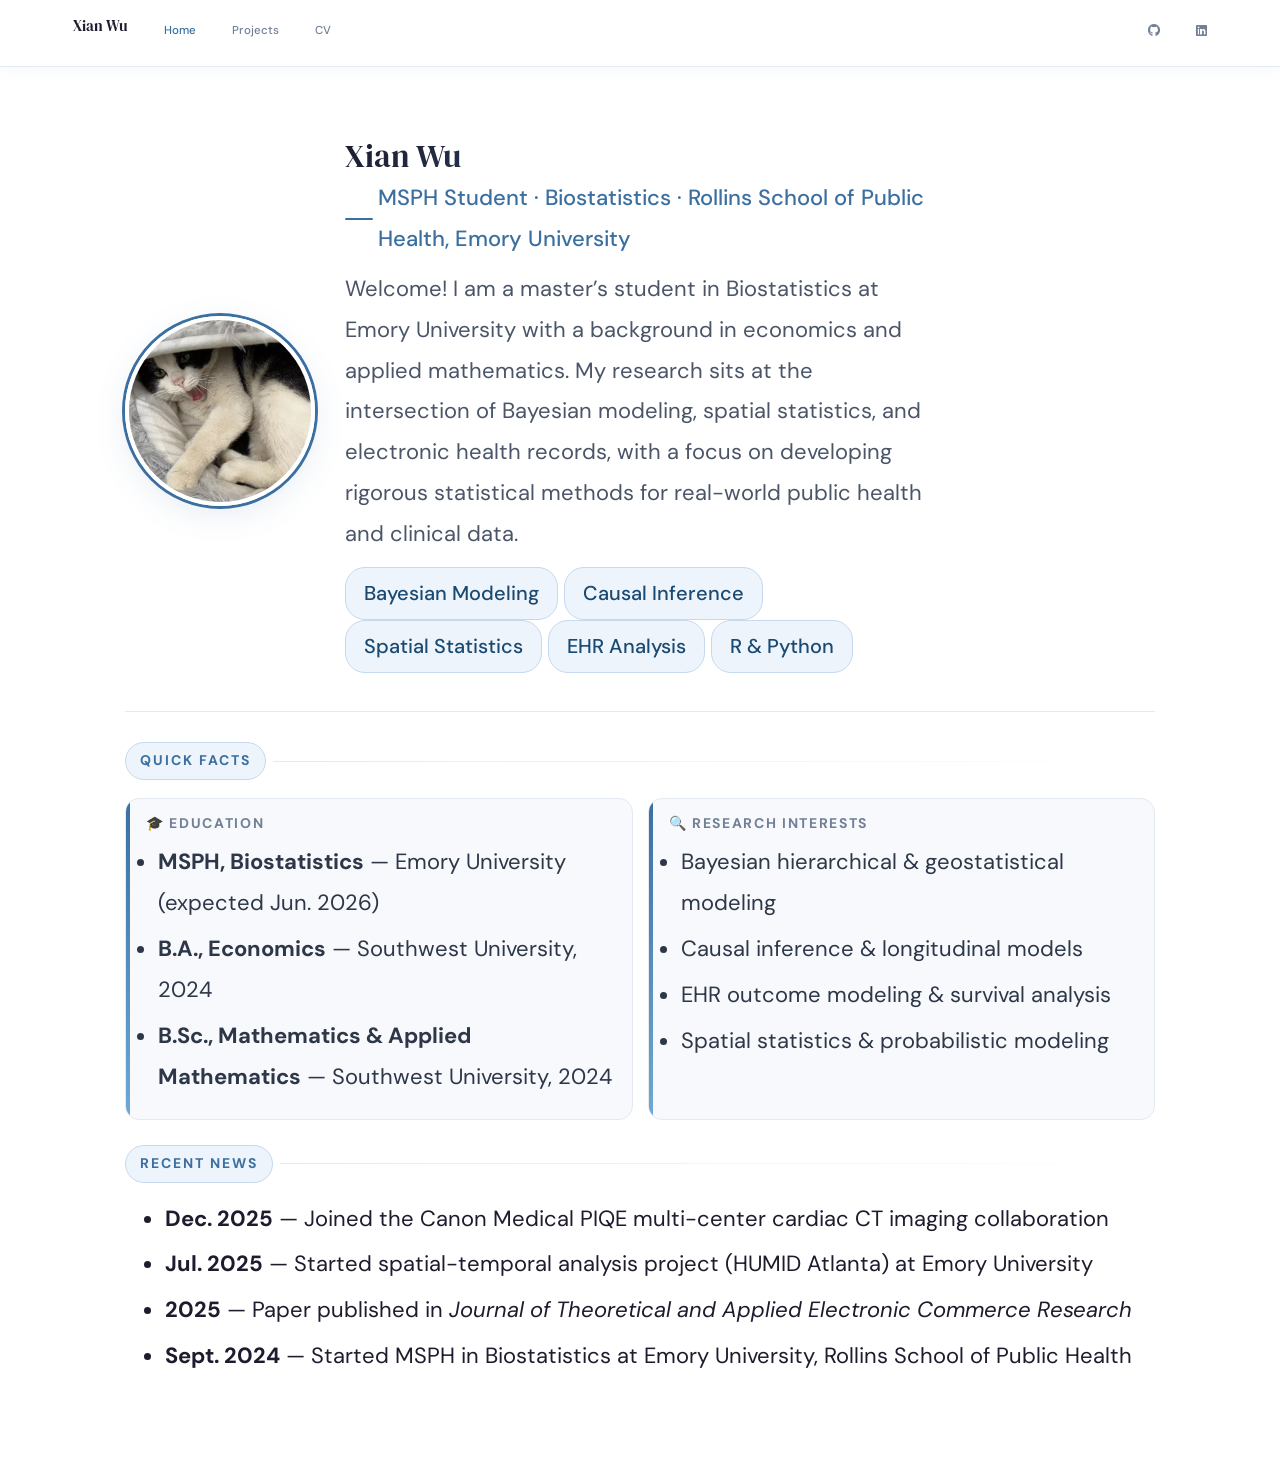
<file: docs/index.html>
<!DOCTYPE html>

<html>

<head>

<meta charset="utf-8" />
<meta name="generator" content="pandoc" />
<meta http-equiv="X-UA-Compatible" content="IE=EDGE" />




<title>index.knit</title>

<script src="site_libs/header-attrs-2.31/header-attrs.js"></script>
<script src="site_libs/jquery-3.6.0/jquery-3.6.0.min.js"></script>
<meta name="viewport" content="width=device-width, initial-scale=1" />
<link href="site_libs/bootstrap-3.3.5/css/flatly.min.css" rel="stylesheet" />
<script src="site_libs/bootstrap-3.3.5/js/bootstrap.min.js"></script>
<script src="site_libs/bootstrap-3.3.5/shim/html5shiv.min.js"></script>
<script src="site_libs/bootstrap-3.3.5/shim/respond.min.js"></script>
<style>h1 {font-size: 34px;}
       h1.title {font-size: 38px;}
       h2 {font-size: 30px;}
       h3 {font-size: 24px;}
       h4 {font-size: 18px;}
       h5 {font-size: 16px;}
       h6 {font-size: 12px;}
       code {color: inherit; background-color: rgba(0, 0, 0, 0.04);}
       pre:not([class]) { background-color: white }</style>
<script src="site_libs/navigation-1.1/tabsets.js"></script>
<link href="site_libs/highlightjs-9.12.0/default.css" rel="stylesheet" />
<script src="site_libs/highlightjs-9.12.0/highlight.js"></script>
<link rel="stylesheet" href="https://cdnjs.cloudflare.com/ajax/libs/font-awesome/6.4.0/css/all.min.css">
<link rel="preconnect" href="https://fonts.googleapis.com">
<link rel="preconnect" href="https://fonts.gstatic.com" crossorigin>
<link href="https://fonts.googleapis.com/css2?family=DM+Serif+Display&family=DM+Sans:ital,wght@0,300;0,400;0,500;1,300&display=swap" rel="stylesheet">
<script>
window.addEventListener("load", function() {
  var links = document.querySelectorAll(".navbar-nav a");
  links.forEach(function(a) {
    var href = a.getAttribute("href") || "";
    if (href.indexOf("github.com") !== -1) {
      a.innerHTML = '<i class="fab fa-github fa-lg"></i>';
      a.setAttribute("title", "GitHub");
    } else if (href.indexOf("linkedin.com") !== -1) {
      a.innerHTML = '<i class="fab fa-linkedin fa-lg"></i>';
      a.setAttribute("title", "LinkedIn");
    } else if (href.indexOf("mailto:") !== -1) {
      a.innerHTML = '<i class="fas fa-envelope fa-lg"></i>';
      a.setAttribute("title", "Email");
    }
  });
});
</script>

<style type="text/css">
  code{white-space: pre-wrap;}
  span.smallcaps{font-variant: small-caps;}
  span.underline{text-decoration: underline;}
  div.column{display: inline-block; vertical-align: top; width: 50%;}
  div.hanging-indent{margin-left: 1.5em; text-indent: -1.5em;}
  ul.task-list{list-style: none;}
    </style>

<style type="text/css">code{white-space: pre;}</style>
<script type="text/javascript">
if (window.hljs) {
  hljs.configure({languages: []});
  hljs.initHighlightingOnLoad();
  if (document.readyState && document.readyState === "complete") {
    window.setTimeout(function() { hljs.initHighlighting(); }, 0);
  }
}
</script>






<link rel="stylesheet" href="style.css" type="text/css" />



<style type = "text/css">
.main-container {
  max-width: 940px;
  margin-left: auto;
  margin-right: auto;
}
img {
  max-width:100%;
}
.tabbed-pane {
  padding-top: 12px;
}
.html-widget {
  margin-bottom: 20px;
}
button.code-folding-btn:focus {
  outline: none;
}
summary {
  display: list-item;
}
details > summary > p:only-child {
  display: inline;
}
pre code {
  padding: 0;
}
</style>


<style type="text/css">
.dropdown-submenu {
  position: relative;
}
.dropdown-submenu>.dropdown-menu {
  top: 0;
  left: 100%;
  margin-top: -6px;
  margin-left: -1px;
  border-radius: 0 6px 6px 6px;
}
.dropdown-submenu:hover>.dropdown-menu {
  display: block;
}
.dropdown-submenu>a:after {
  display: block;
  content: " ";
  float: right;
  width: 0;
  height: 0;
  border-color: transparent;
  border-style: solid;
  border-width: 5px 0 5px 5px;
  border-left-color: #cccccc;
  margin-top: 5px;
  margin-right: -10px;
}
.dropdown-submenu:hover>a:after {
  border-left-color: #adb5bd;
}
.dropdown-submenu.pull-left {
  float: none;
}
.dropdown-submenu.pull-left>.dropdown-menu {
  left: -100%;
  margin-left: 10px;
  border-radius: 6px 0 6px 6px;
}
</style>

<script type="text/javascript">
// manage active state of menu based on current page
$(document).ready(function () {
  // active menu anchor
  href = window.location.pathname
  href = href.substr(href.lastIndexOf('/') + 1)
  if (href === "")
    href = "index.html";
  var menuAnchor = $('a[href="' + href + '"]');

  // mark the anchor link active (and if it's in a dropdown, also mark that active)
  var dropdown = menuAnchor.closest('li.dropdown');
  if (window.bootstrap) { // Bootstrap 4+
    menuAnchor.addClass('active');
    dropdown.find('> .dropdown-toggle').addClass('active');
  } else { // Bootstrap 3
    menuAnchor.parent().addClass('active');
    dropdown.addClass('active');
  }

  // Navbar adjustments
  var navHeight = $(".navbar").first().height() + 15;
  var style = document.createElement('style');
  var pt = "padding-top: " + navHeight + "px; ";
  var mt = "margin-top: -" + navHeight + "px; ";
  var css = "";
  // offset scroll position for anchor links (for fixed navbar)
  for (var i = 1; i <= 6; i++) {
    css += ".section h" + i + "{ " + pt + mt + "}\n";
  }
  style.innerHTML = "body {" + pt + "padding-bottom: 40px; }\n" + css;
  document.head.appendChild(style);
});
</script>

<!-- tabsets -->

<style type="text/css">
.tabset-dropdown > .nav-tabs {
  display: inline-table;
  max-height: 500px;
  min-height: 44px;
  overflow-y: auto;
  border: 1px solid #ddd;
  border-radius: 4px;
}

.tabset-dropdown > .nav-tabs > li.active:before, .tabset-dropdown > .nav-tabs.nav-tabs-open:before {
  content: "\e259";
  font-family: 'Glyphicons Halflings';
  display: inline-block;
  padding: 10px;
  border-right: 1px solid #ddd;
}

.tabset-dropdown > .nav-tabs.nav-tabs-open > li.active:before {
  content: "\e258";
  font-family: 'Glyphicons Halflings';
  border: none;
}

.tabset-dropdown > .nav-tabs > li.active {
  display: block;
}

.tabset-dropdown > .nav-tabs > li > a,
.tabset-dropdown > .nav-tabs > li > a:focus,
.tabset-dropdown > .nav-tabs > li > a:hover {
  border: none;
  display: inline-block;
  border-radius: 4px;
  background-color: transparent;
}

.tabset-dropdown > .nav-tabs.nav-tabs-open > li {
  display: block;
  float: none;
}

.tabset-dropdown > .nav-tabs > li {
  display: none;
}
</style>

<!-- code folding -->




</head>

<body>


<div class="container-fluid main-container">




<div class="navbar navbar-default  navbar-fixed-top" role="navigation">
  <div class="container">
    <div class="navbar-header">
      <button type="button" class="navbar-toggle collapsed" data-toggle="collapse" data-bs-toggle="collapse" data-target="#navbar" data-bs-target="#navbar">
        <span class="icon-bar"></span>
        <span class="icon-bar"></span>
        <span class="icon-bar"></span>
      </button>
      <a class="navbar-brand" href="index.html">Xian Wu</a>
    </div>
    <div id="navbar" class="navbar-collapse collapse">
      <ul class="nav navbar-nav">
        <li>
  <a href="index.html">Home</a>
</li>
<li>
  <a href="projects.html">Projects</a>
</li>
<li>
  <a href="cv.html">CV</a>
</li>
      </ul>
      <ul class="nav navbar-nav navbar-right">
        <li>
  <a href="https://github.com/xian703">&lt;i class="fab fa-github fa-lg"&gt;&lt;/i&gt;</a>
</li>
<li>
  <a href="https://www.linkedin.com/in/xian-wu-b05426333/">&lt;i class="fab fa-linkedin fa-lg"&gt;&lt;/i&gt;</a>
</li>
      </ul>
    </div><!--/.nav-collapse -->
  </div><!--/.container -->
</div><!--/.navbar -->

<div id="header">




</div>


<div class="hero-section">
<img src="images/profile.jpg" alt="Profile photo of Xian Wu" />
<div class="hero-text">
<h1>
Xian Wu
</h1>
<p class="tagline">
MSPH Student · Biostatistics · Rollins School of Public Health, Emory
University
</p>
<p>
Welcome! I am a master’s student in Biostatistics at Emory University
with a background in economics and applied mathematics. My research sits
at the intersection of Bayesian modeling, spatial statistics, and
electronic health records, with a focus on developing rigorous
statistical methods for real-world public health and clinical data.
</p>
<div class="badge-row">
<p><span class="skill-badge">Bayesian Modeling</span> <span
class="skill-badge">Causal Inference</span> <span
class="skill-badge">Spatial Statistics</span> <span
class="skill-badge">EHR Analysis</span> <span class="skill-badge">R
&amp; Python</span></p>
</div>
</div>
</div>
<div class="section-label">
<span>Quick Facts</span>
</div>
<div class="info-grid">
<div class="info-card">
<h3>
🎓 Education
</h3>
<ul>
<li>
<strong>MSPH, Biostatistics</strong> — Emory University (expected
Jun. 2026)
</li>
<li>
<strong>B.A., Economics</strong> — Southwest University, 2024
</li>
<li>
<strong>B.Sc., Mathematics &amp; Applied Mathematics</strong> —
Southwest University, 2024
</li>
</ul>
</div>
<div class="info-card">
<h3>
🔍 Research Interests
</h3>
<ul>
<li>
Bayesian hierarchical &amp; geostatistical modeling
</li>
<li>
Causal inference &amp; longitudinal models
</li>
<li>
EHR outcome modeling &amp; survival analysis
</li>
<li>
Spatial statistics &amp; probabilistic modeling
</li>
</ul>
</div>
</div>
<div class="section-label">
<span>Recent News</span>
</div>
<ul>
<li><strong>Dec. 2025</strong> — Joined the Canon Medical PIQE
multi-center cardiac CT imaging collaboration</li>
<li><strong>Jul. 2025</strong> — Started spatial-temporal analysis
project (HUMID Atlanta) at Emory University</li>
<li><strong>2025</strong> — Paper published in <em>Journal of
Theoretical and Applied Electronic Commerce Research</em></li>
<li><strong>Sept. 2024</strong> — Started MSPH in Biostatistics at Emory
University, Rollins School of Public Health</li>
</ul>

<script>
document.addEventListener("DOMContentLoaded", function() {
  var navLinks = document.querySelectorAll(".navbar-nav > li > a");
  navLinks.forEach(function(link) {
    var href = link.getAttribute("href") || "";
    var text = link.textContent.trim();

    if (href.includes("github.com")) {
      link.innerHTML = '<i class="fab fa-github fa-lg" title="GitHub"></i>';
      link.setAttribute("aria-label", "GitHub");
    } else if (href.includes("linkedin.com")) {
      link.innerHTML = '<i class="fab fa-linkedin fa-lg" title="LinkedIn"></i>';
      link.setAttribute("aria-label", "LinkedIn");
    } else if (href.includes("mailto:")) {
      link.innerHTML = '<i class="fas fa-envelope fa-lg" title="Email"></i>';
      link.setAttribute("aria-label", "Email");
    }
  });
});
</script>



</div>

<script>

// add bootstrap table styles to pandoc tables
function bootstrapStylePandocTables() {
  $('tr.odd').parent('tbody').parent('table').addClass('table table-condensed');
}
$(document).ready(function () {
  bootstrapStylePandocTables();
});


</script>

<!-- tabsets -->

<script>
$(document).ready(function () {
  window.buildTabsets("TOC");
});

$(document).ready(function () {
  $('.tabset-dropdown > .nav-tabs > li').click(function () {
    $(this).parent().toggleClass('nav-tabs-open');
  });
});
</script>

<!-- code folding -->


<!-- dynamically load mathjax for compatibility with self-contained -->
<script>
  (function () {
    var script = document.createElement("script");
    script.type = "text/javascript";
    script.src  = "https://mathjax.rstudio.com/latest/MathJax.js?config=TeX-AMS-MML_HTMLorMML";
    document.getElementsByTagName("head")[0].appendChild(script);
  })();
</script>

</body>
</html>
</file>
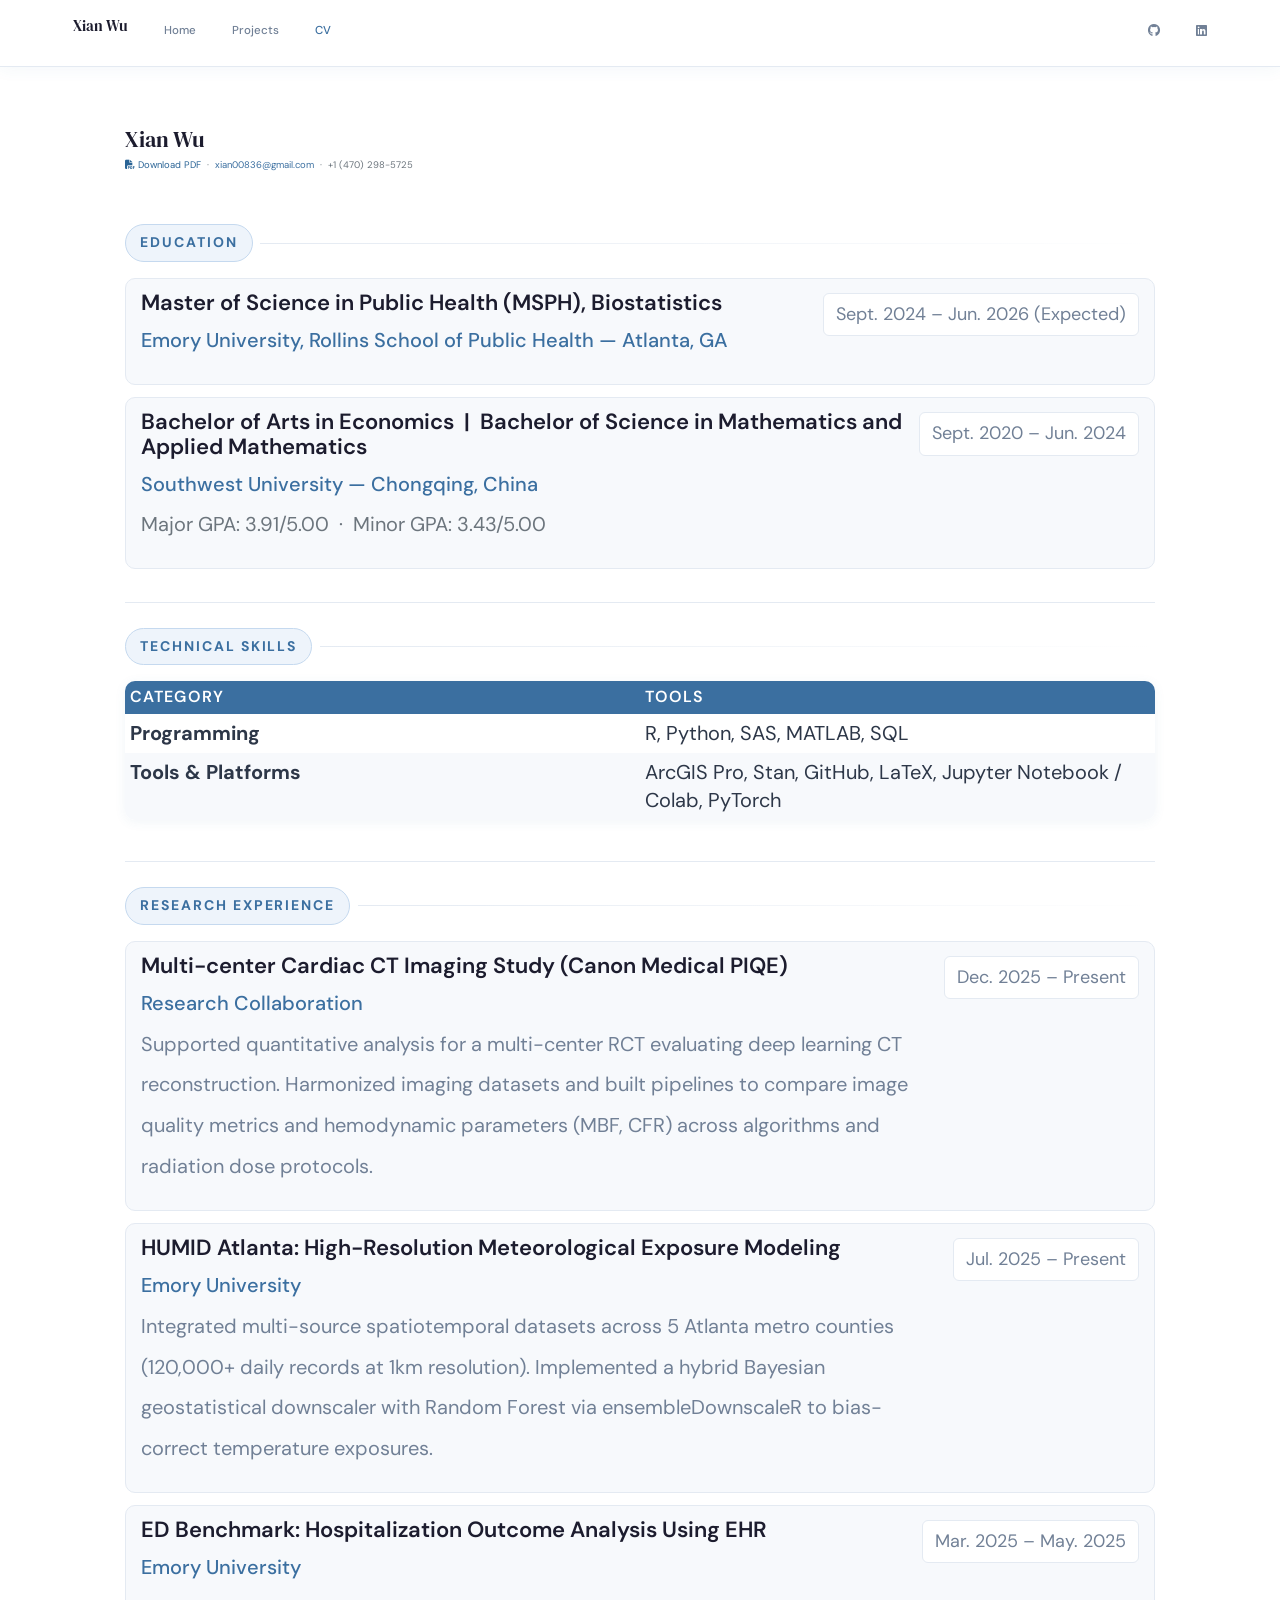
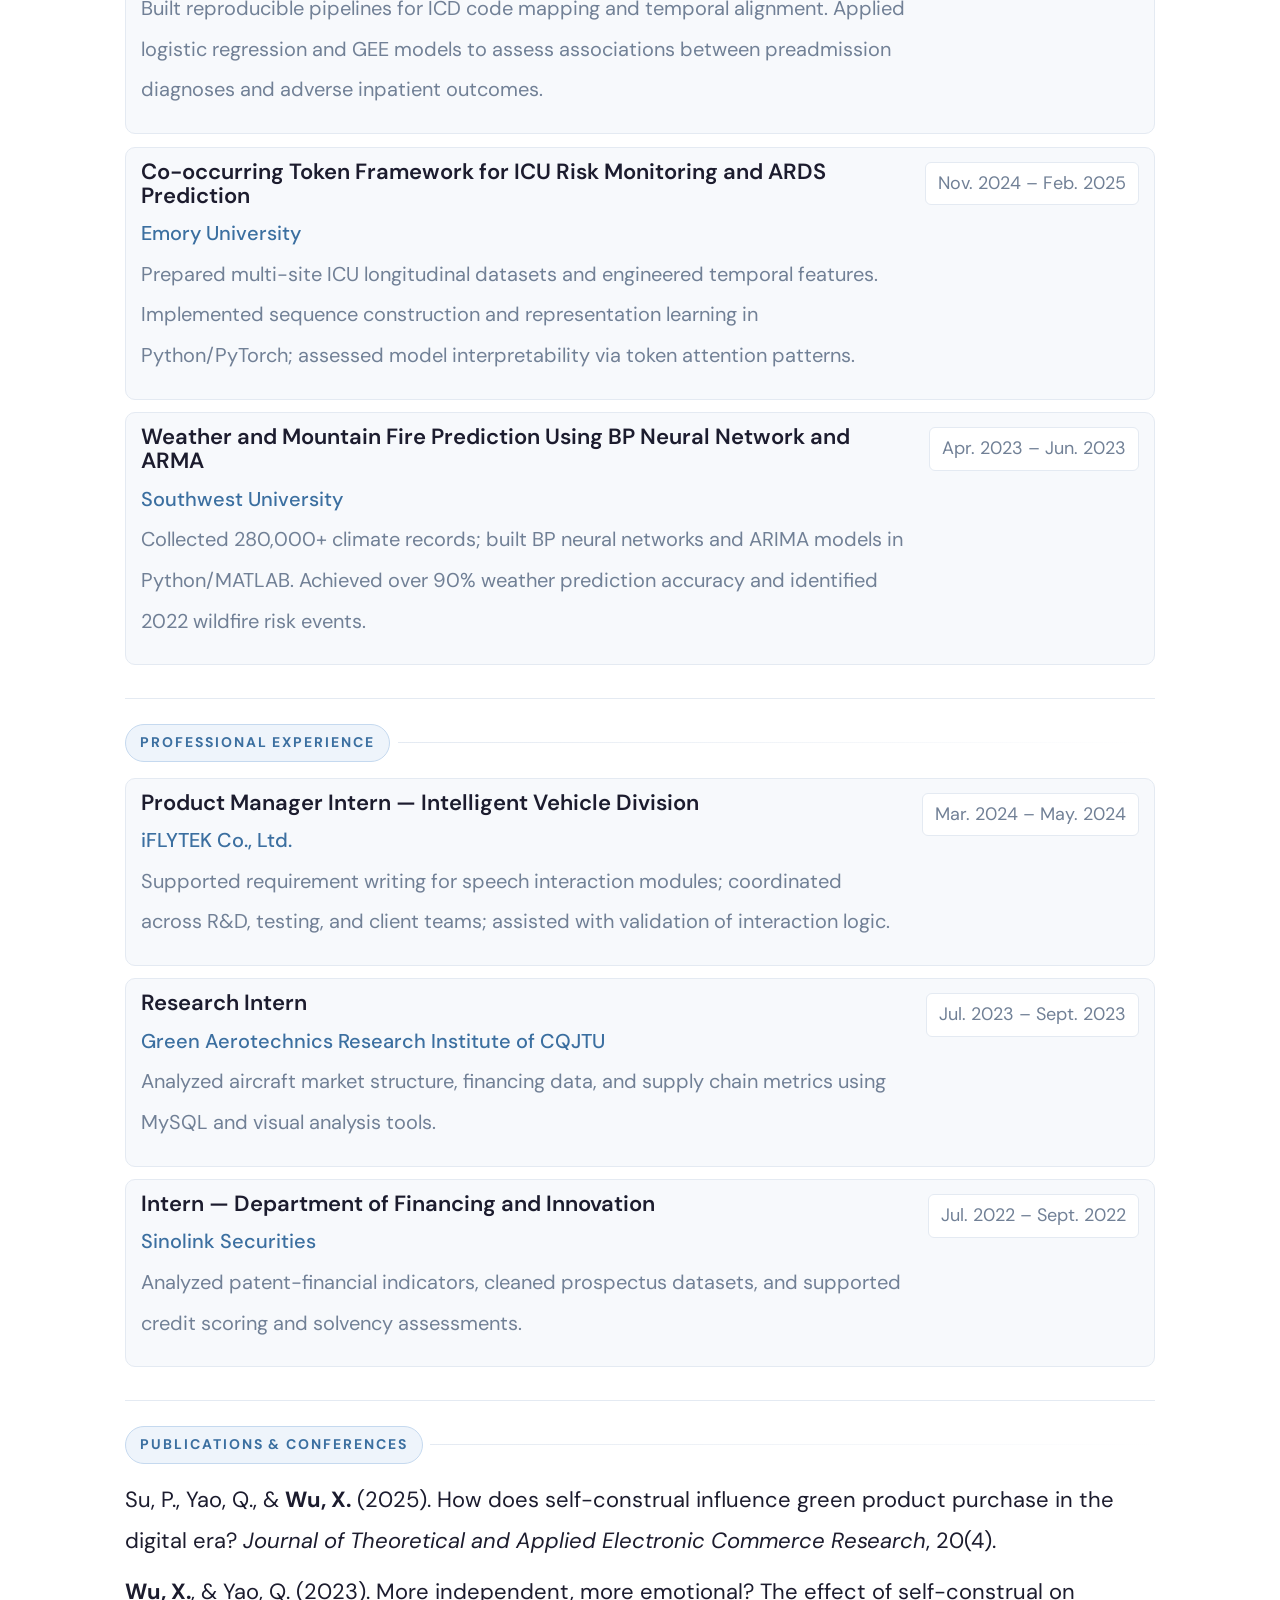
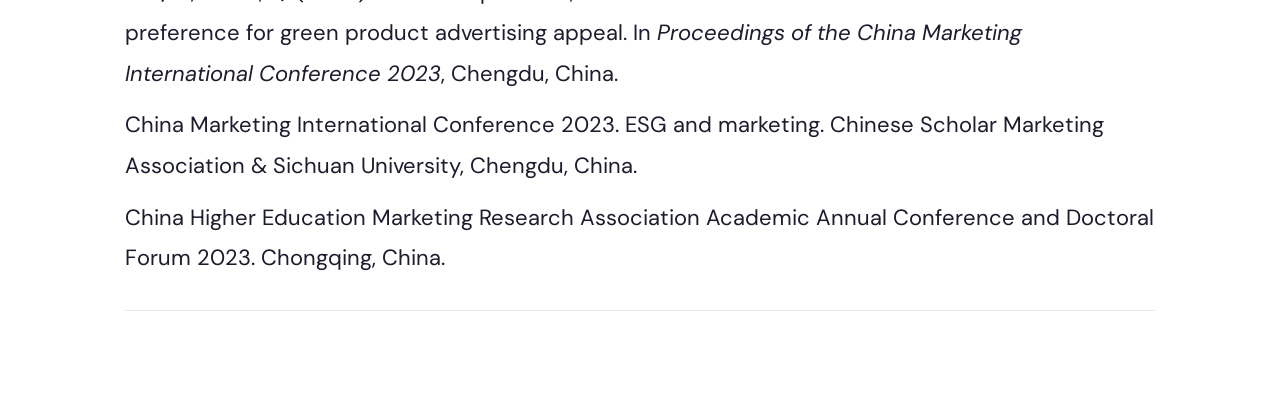
<file: docs/cv.html>
<!DOCTYPE html>

<html>

<head>

<meta charset="utf-8" />
<meta name="generator" content="pandoc" />
<meta http-equiv="X-UA-Compatible" content="IE=EDGE" />




<title>cv.knit</title>

<script src="site_libs/header-attrs-2.31/header-attrs.js"></script>
<script src="site_libs/jquery-3.6.0/jquery-3.6.0.min.js"></script>
<meta name="viewport" content="width=device-width, initial-scale=1" />
<link href="site_libs/bootstrap-3.3.5/css/flatly.min.css" rel="stylesheet" />
<script src="site_libs/bootstrap-3.3.5/js/bootstrap.min.js"></script>
<script src="site_libs/bootstrap-3.3.5/shim/html5shiv.min.js"></script>
<script src="site_libs/bootstrap-3.3.5/shim/respond.min.js"></script>
<style>h1 {font-size: 34px;}
       h1.title {font-size: 38px;}
       h2 {font-size: 30px;}
       h3 {font-size: 24px;}
       h4 {font-size: 18px;}
       h5 {font-size: 16px;}
       h6 {font-size: 12px;}
       code {color: inherit; background-color: rgba(0, 0, 0, 0.04);}
       pre:not([class]) { background-color: white }</style>
<script src="site_libs/navigation-1.1/tabsets.js"></script>
<link href="site_libs/highlightjs-9.12.0/default.css" rel="stylesheet" />
<script src="site_libs/highlightjs-9.12.0/highlight.js"></script>
<link rel="stylesheet" href="https://cdnjs.cloudflare.com/ajax/libs/font-awesome/6.4.0/css/all.min.css">
<link rel="preconnect" href="https://fonts.googleapis.com">
<link rel="preconnect" href="https://fonts.gstatic.com" crossorigin>
<link href="https://fonts.googleapis.com/css2?family=DM+Serif+Display&family=DM+Sans:ital,wght@0,300;0,400;0,500;1,300&display=swap" rel="stylesheet">
<script>
window.addEventListener("load", function() {
  var links = document.querySelectorAll(".navbar-nav a");
  links.forEach(function(a) {
    var href = a.getAttribute("href") || "";
    if (href.indexOf("github.com") !== -1) {
      a.innerHTML = '<i class="fab fa-github fa-lg"></i>';
      a.setAttribute("title", "GitHub");
    } else if (href.indexOf("linkedin.com") !== -1) {
      a.innerHTML = '<i class="fab fa-linkedin fa-lg"></i>';
      a.setAttribute("title", "LinkedIn");
    } else if (href.indexOf("mailto:") !== -1) {
      a.innerHTML = '<i class="fas fa-envelope fa-lg"></i>';
      a.setAttribute("title", "Email");
    }
  });
});
</script>

<style type="text/css">
  code{white-space: pre-wrap;}
  span.smallcaps{font-variant: small-caps;}
  span.underline{text-decoration: underline;}
  div.column{display: inline-block; vertical-align: top; width: 50%;}
  div.hanging-indent{margin-left: 1.5em; text-indent: -1.5em;}
  ul.task-list{list-style: none;}
    </style>

<style type="text/css">code{white-space: pre;}</style>
<script type="text/javascript">
if (window.hljs) {
  hljs.configure({languages: []});
  hljs.initHighlightingOnLoad();
  if (document.readyState && document.readyState === "complete") {
    window.setTimeout(function() { hljs.initHighlighting(); }, 0);
  }
}
</script>






<link rel="stylesheet" href="style.css" type="text/css" />



<style type = "text/css">
.main-container {
  max-width: 940px;
  margin-left: auto;
  margin-right: auto;
}
img {
  max-width:100%;
}
.tabbed-pane {
  padding-top: 12px;
}
.html-widget {
  margin-bottom: 20px;
}
button.code-folding-btn:focus {
  outline: none;
}
summary {
  display: list-item;
}
details > summary > p:only-child {
  display: inline;
}
pre code {
  padding: 0;
}
</style>


<style type="text/css">
.dropdown-submenu {
  position: relative;
}
.dropdown-submenu>.dropdown-menu {
  top: 0;
  left: 100%;
  margin-top: -6px;
  margin-left: -1px;
  border-radius: 0 6px 6px 6px;
}
.dropdown-submenu:hover>.dropdown-menu {
  display: block;
}
.dropdown-submenu>a:after {
  display: block;
  content: " ";
  float: right;
  width: 0;
  height: 0;
  border-color: transparent;
  border-style: solid;
  border-width: 5px 0 5px 5px;
  border-left-color: #cccccc;
  margin-top: 5px;
  margin-right: -10px;
}
.dropdown-submenu:hover>a:after {
  border-left-color: #adb5bd;
}
.dropdown-submenu.pull-left {
  float: none;
}
.dropdown-submenu.pull-left>.dropdown-menu {
  left: -100%;
  margin-left: 10px;
  border-radius: 6px 0 6px 6px;
}
</style>

<script type="text/javascript">
// manage active state of menu based on current page
$(document).ready(function () {
  // active menu anchor
  href = window.location.pathname
  href = href.substr(href.lastIndexOf('/') + 1)
  if (href === "")
    href = "index.html";
  var menuAnchor = $('a[href="' + href + '"]');

  // mark the anchor link active (and if it's in a dropdown, also mark that active)
  var dropdown = menuAnchor.closest('li.dropdown');
  if (window.bootstrap) { // Bootstrap 4+
    menuAnchor.addClass('active');
    dropdown.find('> .dropdown-toggle').addClass('active');
  } else { // Bootstrap 3
    menuAnchor.parent().addClass('active');
    dropdown.addClass('active');
  }

  // Navbar adjustments
  var navHeight = $(".navbar").first().height() + 15;
  var style = document.createElement('style');
  var pt = "padding-top: " + navHeight + "px; ";
  var mt = "margin-top: -" + navHeight + "px; ";
  var css = "";
  // offset scroll position for anchor links (for fixed navbar)
  for (var i = 1; i <= 6; i++) {
    css += ".section h" + i + "{ " + pt + mt + "}\n";
  }
  style.innerHTML = "body {" + pt + "padding-bottom: 40px; }\n" + css;
  document.head.appendChild(style);
});
</script>

<!-- tabsets -->

<style type="text/css">
.tabset-dropdown > .nav-tabs {
  display: inline-table;
  max-height: 500px;
  min-height: 44px;
  overflow-y: auto;
  border: 1px solid #ddd;
  border-radius: 4px;
}

.tabset-dropdown > .nav-tabs > li.active:before, .tabset-dropdown > .nav-tabs.nav-tabs-open:before {
  content: "\e259";
  font-family: 'Glyphicons Halflings';
  display: inline-block;
  padding: 10px;
  border-right: 1px solid #ddd;
}

.tabset-dropdown > .nav-tabs.nav-tabs-open > li.active:before {
  content: "\e258";
  font-family: 'Glyphicons Halflings';
  border: none;
}

.tabset-dropdown > .nav-tabs > li.active {
  display: block;
}

.tabset-dropdown > .nav-tabs > li > a,
.tabset-dropdown > .nav-tabs > li > a:focus,
.tabset-dropdown > .nav-tabs > li > a:hover {
  border: none;
  display: inline-block;
  border-radius: 4px;
  background-color: transparent;
}

.tabset-dropdown > .nav-tabs.nav-tabs-open > li {
  display: block;
  float: none;
}

.tabset-dropdown > .nav-tabs > li {
  display: none;
}
</style>

<!-- code folding -->




</head>

<body>


<div class="container-fluid main-container">




<div class="navbar navbar-default  navbar-fixed-top" role="navigation">
  <div class="container">
    <div class="navbar-header">
      <button type="button" class="navbar-toggle collapsed" data-toggle="collapse" data-bs-toggle="collapse" data-target="#navbar" data-bs-target="#navbar">
        <span class="icon-bar"></span>
        <span class="icon-bar"></span>
        <span class="icon-bar"></span>
      </button>
      <a class="navbar-brand" href="index.html">Xian Wu</a>
    </div>
    <div id="navbar" class="navbar-collapse collapse">
      <ul class="nav navbar-nav">
        <li>
  <a href="index.html">Home</a>
</li>
<li>
  <a href="projects.html">Projects</a>
</li>
<li>
  <a href="cv.html">CV</a>
</li>
      </ul>
      <ul class="nav navbar-nav navbar-right">
        <li>
  <a href="https://github.com/xian703">&lt;i class="fab fa-github fa-lg"&gt;&lt;/i&gt;</a>
</li>
<li>
  <a href="https://www.linkedin.com/in/xian-wu-b05426333/">&lt;i class="fab fa-linkedin fa-lg"&gt;&lt;/i&gt;</a>
</li>
      </ul>
    </div><!--/.nav-collapse -->
  </div><!--/.container -->
</div><!--/.navbar -->

<div id="header">




</div>


<div style="padding: 2rem 0 1rem;">
<h1 style="font-family:&#39;DM Serif Display&#39;,serif; font-size:2.2rem; margin-bottom:0.3rem;">
Xian Wu
</h1>
<p style="color:#6c757d; font-size:0.95rem; margin-bottom:1.5rem;">
<a href="files/CV_XianWu.pdf" target="_blank" style="color:#2a6496;"><i class="fas fa-file-pdf"></i>
Download PDF</a>  ·  <a href="mailto:xian00836@gmail.com"
class="email">xian00836@gmail.com</a>  ·  +1 (470) 298-5725
</p>
</div>
<div class="cv-section">
<div class="section-label">
<span>Education</span>
</div>
<div class="cv-entry">
<div class="cv-entry-left">
<h4>
Master of Science in Public Health (MSPH), Biostatistics
</h4>
<p><span class="institution">Emory University, Rollins School of Public
Health — Atlanta, GA</span></p>
</div>
<div class="cv-entry-right">
Sept. 2024 – Jun. 2026 (Expected)
</div>
</div>
<div class="cv-entry">
<div class="cv-entry-left">
<h4>
Bachelor of Arts in Economics  |  Bachelor of Science in Mathematics and
Applied Mathematics
</h4>
<p><span class="institution">Southwest University — Chongqing,
China</span> <br><small style="color:#6c757d">Major GPA: 3.91/5.00  · 
Minor GPA: 3.43/5.00</small></p>
</div>
<div class="cv-entry-right">
Sept. 2020 – Jun. 2024
</div>
</div>
</div>
<div class="cv-section">
<div class="section-label">
<span>Technical Skills</span>
</div>
<table>
<colgroup>
<col width="50%" />
<col width="50%" />
</colgroup>
<thead>
<tr class="header">
<th>Category</th>
<th>Tools</th>
</tr>
</thead>
<tbody>
<tr class="odd">
<td><strong>Programming</strong></td>
<td>R, Python, SAS, MATLAB, SQL</td>
</tr>
<tr class="even">
<td><strong>Tools &amp; Platforms</strong></td>
<td>ArcGIS Pro, Stan, GitHub, LaTeX, Jupyter Notebook / Colab,
PyTorch</td>
</tr>
</tbody>
</table>
</div>
<div class="cv-section">
<div class="section-label">
<span>Research Experience</span>
</div>
<div class="cv-entry">
<div class="cv-entry-left">
<h4>
Multi-center Cardiac CT Imaging Study (Canon Medical PIQE)
</h4>
<p><span class="institution">Research Collaboration</span>
<br><small>Supported quantitative analysis for a multi-center RCT
evaluating deep learning CT reconstruction. Harmonized imaging datasets
and built pipelines to compare image quality metrics and hemodynamic
parameters (MBF, CFR) across algorithms and radiation dose
protocols.</small></p>
</div>
<div class="cv-entry-right">
Dec. 2025 – Present
</div>
</div>
<div class="cv-entry">
<div class="cv-entry-left">
<h4>
HUMID Atlanta: High-Resolution Meteorological Exposure Modeling
</h4>
<p><span class="institution">Emory University</span>
<br><small>Integrated multi-source spatiotemporal datasets across 5
Atlanta metro counties (120,000+ daily records at 1km resolution).
Implemented a hybrid Bayesian geostatistical downscaler with Random
Forest via ensembleDownscaleR to bias-correct temperature
exposures.</small></p>
</div>
<div class="cv-entry-right">
Jul. 2025 – Present
</div>
</div>
<div class="cv-entry">
<div class="cv-entry-left">
<h4>
ED Benchmark: Hospitalization Outcome Analysis Using EHR
</h4>
<p><span class="institution">Emory University</span> <br><small>Built
reproducible pipelines for ICD code mapping and temporal alignment.
Applied logistic regression and GEE models to assess associations
between preadmission diagnoses and adverse inpatient
outcomes.</small></p>
</div>
<div class="cv-entry-right">
Mar. 2025 – May. 2025
</div>
</div>
<div class="cv-entry">
<div class="cv-entry-left">
<h4>
Co-occurring Token Framework for ICU Risk Monitoring and ARDS Prediction
</h4>
<p><span class="institution">Emory University</span> <br><small>Prepared
multi-site ICU longitudinal datasets and engineered temporal features.
Implemented sequence construction and representation learning in
Python/PyTorch; assessed model interpretability via token attention
patterns.</small></p>
</div>
<div class="cv-entry-right">
Nov. 2024 – Feb. 2025
</div>
</div>
<div class="cv-entry">
<div class="cv-entry-left">
<h4>
Weather and Mountain Fire Prediction Using BP Neural Network and ARMA
</h4>
<p><span class="institution">Southwest University</span>
<br><small>Collected 280,000+ climate records; built BP neural networks
and ARIMA models in Python/MATLAB. Achieved over 90% weather prediction
accuracy and identified 2022 wildfire risk events.</small></p>
</div>
<div class="cv-entry-right">
Apr. 2023 – Jun. 2023
</div>
</div>
</div>
<div class="cv-section">
<div class="section-label">
<span>Professional Experience</span>
</div>
<div class="cv-entry">
<div class="cv-entry-left">
<h4>
Product Manager Intern — Intelligent Vehicle Division
</h4>
<p><span class="institution">iFLYTEK Co., Ltd.</span>
<br><small>Supported requirement writing for speech interaction modules;
coordinated across R&amp;D, testing, and client teams; assisted with
validation of interaction logic.</small></p>
</div>
<div class="cv-entry-right">
Mar. 2024 – May. 2024
</div>
</div>
<div class="cv-entry">
<div class="cv-entry-left">
<h4>
Research Intern
</h4>
<p><span class="institution">Green Aerotechnics Research Institute of
CQJTU</span> <br><small>Analyzed aircraft market structure, financing
data, and supply chain metrics using MySQL and visual analysis
tools.</small></p>
</div>
<div class="cv-entry-right">
Jul. 2023 – Sept. 2023
</div>
</div>
<div class="cv-entry">
<div class="cv-entry-left">
<h4>
Intern — Department of Financing and Innovation
</h4>
<p><span class="institution">Sinolink Securities</span>
<br><small>Analyzed patent-financial indicators, cleaned prospectus
datasets, and supported credit scoring and solvency
assessments.</small></p>
</div>
<div class="cv-entry-right">
Jul. 2022 – Sept. 2022
</div>
</div>
</div>
<div class="cv-section">
<div class="section-label">
<span>Publications &amp; Conferences</span>
</div>
<p>Su, P., Yao, Q., &amp; <strong>Wu, X.</strong> (2025). How does
self-construal influence green product purchase in the digital era?
<em>Journal of Theoretical and Applied Electronic Commerce
Research</em>, 20(4).</p>
<p><strong>Wu, X.</strong>, &amp; Yao, Q. (2023). More independent, more
emotional? The effect of self-construal on preference for green product
advertising appeal. In <em>Proceedings of the China Marketing
International Conference 2023</em>, Chengdu, China.</p>
<p>China Marketing International Conference 2023. ESG and marketing.
Chinese Scholar Marketing Association &amp; Sichuan University, Chengdu,
China.</p>
<p>China Higher Education Marketing Research Association Academic Annual
Conference and Doctoral Forum 2023. Chongqing, China.</p>
</div>

<script>
document.addEventListener("DOMContentLoaded", function() {
  var navLinks = document.querySelectorAll(".navbar-nav > li > a");
  navLinks.forEach(function(link) {
    var href = link.getAttribute("href") || "";
    var text = link.textContent.trim();

    if (href.includes("github.com")) {
      link.innerHTML = '<i class="fab fa-github fa-lg" title="GitHub"></i>';
      link.setAttribute("aria-label", "GitHub");
    } else if (href.includes("linkedin.com")) {
      link.innerHTML = '<i class="fab fa-linkedin fa-lg" title="LinkedIn"></i>';
      link.setAttribute("aria-label", "LinkedIn");
    } else if (href.includes("mailto:")) {
      link.innerHTML = '<i class="fas fa-envelope fa-lg" title="Email"></i>';
      link.setAttribute("aria-label", "Email");
    }
  });
});
</script>



</div>

<script>

// add bootstrap table styles to pandoc tables
function bootstrapStylePandocTables() {
  $('tr.odd').parent('tbody').parent('table').addClass('table table-condensed');
}
$(document).ready(function () {
  bootstrapStylePandocTables();
});


</script>

<!-- tabsets -->

<script>
$(document).ready(function () {
  window.buildTabsets("TOC");
});

$(document).ready(function () {
  $('.tabset-dropdown > .nav-tabs > li').click(function () {
    $(this).parent().toggleClass('nav-tabs-open');
  });
});
</script>

<!-- code folding -->


<!-- dynamically load mathjax for compatibility with self-contained -->
<script>
  (function () {
    var script = document.createElement("script");
    script.type = "text/javascript";
    script.src  = "https://mathjax.rstudio.com/latest/MathJax.js?config=TeX-AMS-MML_HTMLorMML";
    document.getElementsByTagName("head")[0].appendChild(script);
  })();
</script>

</body>
</html>
</file>
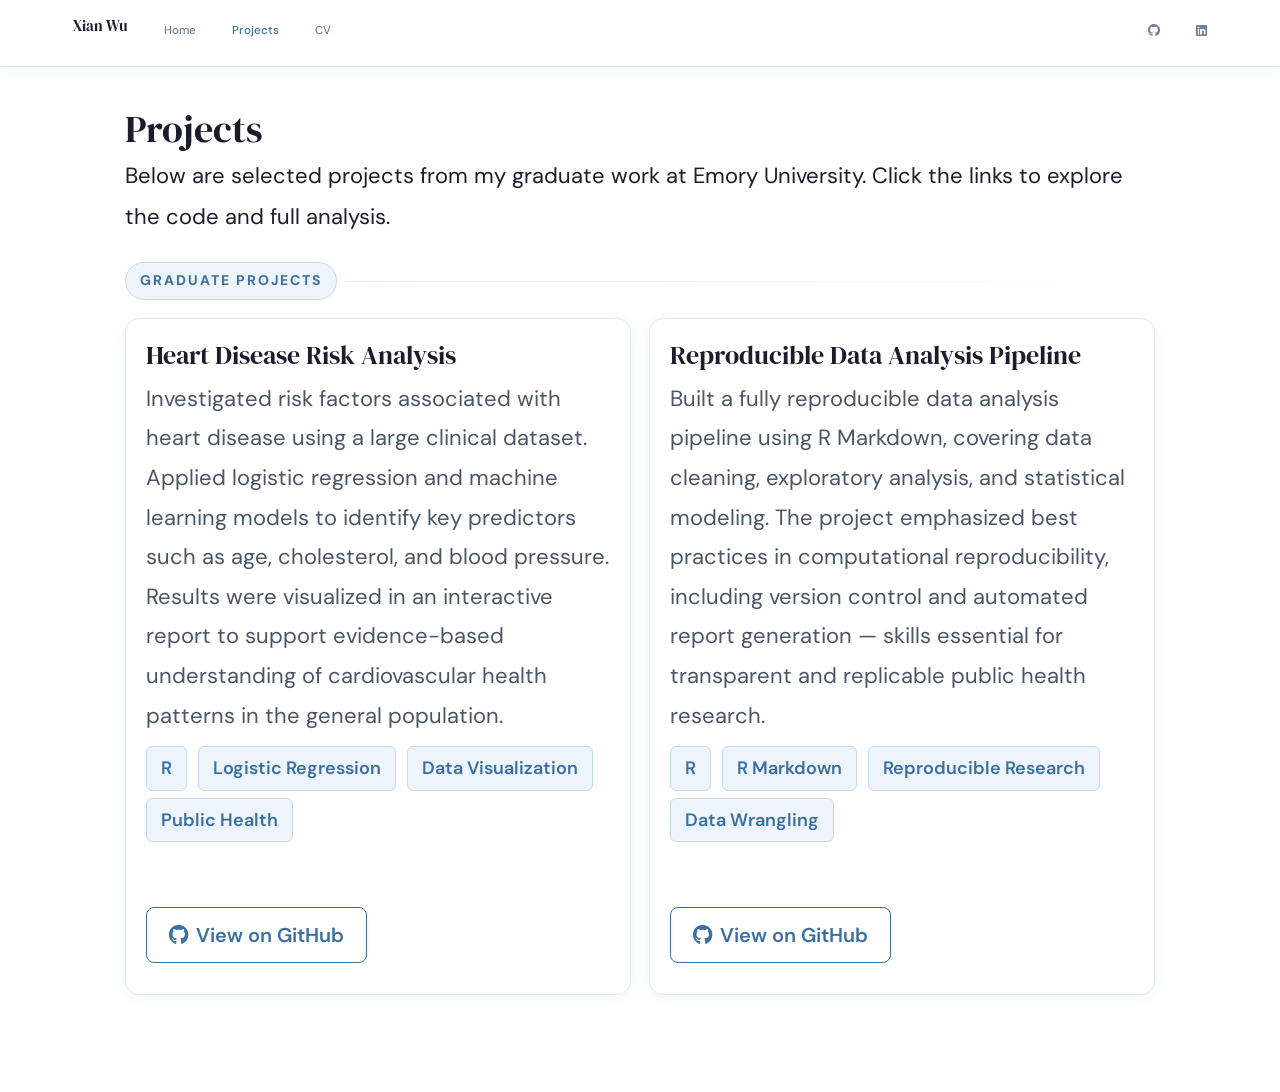
<file: docs/projects.html>
<!DOCTYPE html>

<html>

<head>

<meta charset="utf-8" />
<meta name="generator" content="pandoc" />
<meta http-equiv="X-UA-Compatible" content="IE=EDGE" />




<title>Projects</title>

<script src="site_libs/header-attrs-2.31/header-attrs.js"></script>
<script src="site_libs/jquery-3.6.0/jquery-3.6.0.min.js"></script>
<meta name="viewport" content="width=device-width, initial-scale=1" />
<link href="site_libs/bootstrap-3.3.5/css/flatly.min.css" rel="stylesheet" />
<script src="site_libs/bootstrap-3.3.5/js/bootstrap.min.js"></script>
<script src="site_libs/bootstrap-3.3.5/shim/html5shiv.min.js"></script>
<script src="site_libs/bootstrap-3.3.5/shim/respond.min.js"></script>
<style>h1 {font-size: 34px;}
       h1.title {font-size: 38px;}
       h2 {font-size: 30px;}
       h3 {font-size: 24px;}
       h4 {font-size: 18px;}
       h5 {font-size: 16px;}
       h6 {font-size: 12px;}
       code {color: inherit; background-color: rgba(0, 0, 0, 0.04);}
       pre:not([class]) { background-color: white }</style>
<script src="site_libs/navigation-1.1/tabsets.js"></script>
<link href="site_libs/highlightjs-9.12.0/default.css" rel="stylesheet" />
<script src="site_libs/highlightjs-9.12.0/highlight.js"></script>
<link rel="stylesheet" href="https://cdnjs.cloudflare.com/ajax/libs/font-awesome/6.4.0/css/all.min.css">
<link rel="preconnect" href="https://fonts.googleapis.com">
<link rel="preconnect" href="https://fonts.gstatic.com" crossorigin>
<link href="https://fonts.googleapis.com/css2?family=DM+Serif+Display&family=DM+Sans:ital,wght@0,300;0,400;0,500;1,300&display=swap" rel="stylesheet">
<script>
window.addEventListener("load", function() {
  var links = document.querySelectorAll(".navbar-nav a");
  links.forEach(function(a) {
    var href = a.getAttribute("href") || "";
    if (href.indexOf("github.com") !== -1) {
      a.innerHTML = '<i class="fab fa-github fa-lg"></i>';
      a.setAttribute("title", "GitHub");
    } else if (href.indexOf("linkedin.com") !== -1) {
      a.innerHTML = '<i class="fab fa-linkedin fa-lg"></i>';
      a.setAttribute("title", "LinkedIn");
    } else if (href.indexOf("mailto:") !== -1) {
      a.innerHTML = '<i class="fas fa-envelope fa-lg"></i>';
      a.setAttribute("title", "Email");
    }
  });
});
</script>

<style type="text/css">
  code{white-space: pre-wrap;}
  span.smallcaps{font-variant: small-caps;}
  span.underline{text-decoration: underline;}
  div.column{display: inline-block; vertical-align: top; width: 50%;}
  div.hanging-indent{margin-left: 1.5em; text-indent: -1.5em;}
  ul.task-list{list-style: none;}
    </style>

<style type="text/css">code{white-space: pre;}</style>
<script type="text/javascript">
if (window.hljs) {
  hljs.configure({languages: []});
  hljs.initHighlightingOnLoad();
  if (document.readyState && document.readyState === "complete") {
    window.setTimeout(function() { hljs.initHighlighting(); }, 0);
  }
}
</script>






<link rel="stylesheet" href="style.css" type="text/css" />



<style type = "text/css">
.main-container {
  max-width: 940px;
  margin-left: auto;
  margin-right: auto;
}
img {
  max-width:100%;
}
.tabbed-pane {
  padding-top: 12px;
}
.html-widget {
  margin-bottom: 20px;
}
button.code-folding-btn:focus {
  outline: none;
}
summary {
  display: list-item;
}
details > summary > p:only-child {
  display: inline;
}
pre code {
  padding: 0;
}
</style>


<style type="text/css">
.dropdown-submenu {
  position: relative;
}
.dropdown-submenu>.dropdown-menu {
  top: 0;
  left: 100%;
  margin-top: -6px;
  margin-left: -1px;
  border-radius: 0 6px 6px 6px;
}
.dropdown-submenu:hover>.dropdown-menu {
  display: block;
}
.dropdown-submenu>a:after {
  display: block;
  content: " ";
  float: right;
  width: 0;
  height: 0;
  border-color: transparent;
  border-style: solid;
  border-width: 5px 0 5px 5px;
  border-left-color: #cccccc;
  margin-top: 5px;
  margin-right: -10px;
}
.dropdown-submenu:hover>a:after {
  border-left-color: #adb5bd;
}
.dropdown-submenu.pull-left {
  float: none;
}
.dropdown-submenu.pull-left>.dropdown-menu {
  left: -100%;
  margin-left: 10px;
  border-radius: 6px 0 6px 6px;
}
</style>

<script type="text/javascript">
// manage active state of menu based on current page
$(document).ready(function () {
  // active menu anchor
  href = window.location.pathname
  href = href.substr(href.lastIndexOf('/') + 1)
  if (href === "")
    href = "index.html";
  var menuAnchor = $('a[href="' + href + '"]');

  // mark the anchor link active (and if it's in a dropdown, also mark that active)
  var dropdown = menuAnchor.closest('li.dropdown');
  if (window.bootstrap) { // Bootstrap 4+
    menuAnchor.addClass('active');
    dropdown.find('> .dropdown-toggle').addClass('active');
  } else { // Bootstrap 3
    menuAnchor.parent().addClass('active');
    dropdown.addClass('active');
  }

  // Navbar adjustments
  var navHeight = $(".navbar").first().height() + 15;
  var style = document.createElement('style');
  var pt = "padding-top: " + navHeight + "px; ";
  var mt = "margin-top: -" + navHeight + "px; ";
  var css = "";
  // offset scroll position for anchor links (for fixed navbar)
  for (var i = 1; i <= 6; i++) {
    css += ".section h" + i + "{ " + pt + mt + "}\n";
  }
  style.innerHTML = "body {" + pt + "padding-bottom: 40px; }\n" + css;
  document.head.appendChild(style);
});
</script>

<!-- tabsets -->

<style type="text/css">
.tabset-dropdown > .nav-tabs {
  display: inline-table;
  max-height: 500px;
  min-height: 44px;
  overflow-y: auto;
  border: 1px solid #ddd;
  border-radius: 4px;
}

.tabset-dropdown > .nav-tabs > li.active:before, .tabset-dropdown > .nav-tabs.nav-tabs-open:before {
  content: "\e259";
  font-family: 'Glyphicons Halflings';
  display: inline-block;
  padding: 10px;
  border-right: 1px solid #ddd;
}

.tabset-dropdown > .nav-tabs.nav-tabs-open > li.active:before {
  content: "\e258";
  font-family: 'Glyphicons Halflings';
  border: none;
}

.tabset-dropdown > .nav-tabs > li.active {
  display: block;
}

.tabset-dropdown > .nav-tabs > li > a,
.tabset-dropdown > .nav-tabs > li > a:focus,
.tabset-dropdown > .nav-tabs > li > a:hover {
  border: none;
  display: inline-block;
  border-radius: 4px;
  background-color: transparent;
}

.tabset-dropdown > .nav-tabs.nav-tabs-open > li {
  display: block;
  float: none;
}

.tabset-dropdown > .nav-tabs > li {
  display: none;
}
</style>

<!-- code folding -->




</head>

<body>


<div class="container-fluid main-container">




<div class="navbar navbar-default  navbar-fixed-top" role="navigation">
  <div class="container">
    <div class="navbar-header">
      <button type="button" class="navbar-toggle collapsed" data-toggle="collapse" data-bs-toggle="collapse" data-target="#navbar" data-bs-target="#navbar">
        <span class="icon-bar"></span>
        <span class="icon-bar"></span>
        <span class="icon-bar"></span>
      </button>
      <a class="navbar-brand" href="index.html">Xian Wu</a>
    </div>
    <div id="navbar" class="navbar-collapse collapse">
      <ul class="nav navbar-nav">
        <li>
  <a href="index.html">Home</a>
</li>
<li>
  <a href="projects.html">Projects</a>
</li>
<li>
  <a href="cv.html">CV</a>
</li>
      </ul>
      <ul class="nav navbar-nav navbar-right">
        <li>
  <a href="https://github.com/xian703">&lt;i class="fab fa-github fa-lg"&gt;&lt;/i&gt;</a>
</li>
<li>
  <a href="https://www.linkedin.com/in/xian-wu-b05426333/">&lt;i class="fab fa-linkedin fa-lg"&gt;&lt;/i&gt;</a>
</li>
      </ul>
    </div><!--/.nav-collapse -->
  </div><!--/.container -->
</div><!--/.navbar -->

<div id="header">



<h1 class="title toc-ignore">Projects</h1>

</div>


<p>Below are selected projects from my graduate work at Emory
University. Click the links to explore the code and full analysis.</p>
<div class="section-label">
<span>Graduate Projects</span>
</div>
<div class="projects-grid">
<div class="project-card">
<h3>
Heart Disease Risk Analysis
</h3>
<p>
Investigated risk factors associated with heart disease using a large
clinical dataset. Applied logistic regression and machine learning
models to identify key predictors such as age, cholesterol, and blood
pressure. Results were visualized in an interactive report to support
evidence-based understanding of cardiovascular health patterns in the
general population.
</p>
<div>
<p><span class="tag">R</span> <span class="tag">Logistic
Regression</span> <span class="tag">Data Visualization</span> <span
class="tag">Public Health</span></p>
</div>
<p><br>
<a class="btn-link" href="https://github.com/xian703/550_Final_Project_Heart_Disease" target="_blank">
<i class="fab fa-github"></i> View on GitHub </a></p>
</div>
<div class="project-card">
<h3>
Reproducible Data Analysis Pipeline
</h3>
<p>
Built a fully reproducible data analysis pipeline using R Markdown,
covering data cleaning, exploratory analysis, and statistical modeling.
The project emphasized best practices in computational reproducibility,
including version control and automated report generation — skills
essential for transparent and replicable public health research.
</p>
<div>
<p><span class="tag">R</span> <span class="tag">R Markdown</span> <span
class="tag">Reproducible Research</span> <span class="tag">Data
Wrangling</span></p>
</div>
<p><br>
<a class="btn-link" href="https://github.com/xian703/Midterm_project_Data550" target="_blank">
<i class="fab fa-github"></i> View on GitHub </a></p>
</div>
</div>

<script>
document.addEventListener("DOMContentLoaded", function() {
  var navLinks = document.querySelectorAll(".navbar-nav > li > a");
  navLinks.forEach(function(link) {
    var href = link.getAttribute("href") || "";
    var text = link.textContent.trim();

    if (href.includes("github.com")) {
      link.innerHTML = '<i class="fab fa-github fa-lg" title="GitHub"></i>';
      link.setAttribute("aria-label", "GitHub");
    } else if (href.includes("linkedin.com")) {
      link.innerHTML = '<i class="fab fa-linkedin fa-lg" title="LinkedIn"></i>';
      link.setAttribute("aria-label", "LinkedIn");
    } else if (href.includes("mailto:")) {
      link.innerHTML = '<i class="fas fa-envelope fa-lg" title="Email"></i>';
      link.setAttribute("aria-label", "Email");
    }
  });
});
</script>



</div>

<script>

// add bootstrap table styles to pandoc tables
function bootstrapStylePandocTables() {
  $('tr.odd').parent('tbody').parent('table').addClass('table table-condensed');
}
$(document).ready(function () {
  bootstrapStylePandocTables();
});


</script>

<!-- tabsets -->

<script>
$(document).ready(function () {
  window.buildTabsets("TOC");
});

$(document).ready(function () {
  $('.tabset-dropdown > .nav-tabs > li').click(function () {
    $(this).parent().toggleClass('nav-tabs-open');
  });
});
</script>

<!-- code folding -->


<!-- dynamically load mathjax for compatibility with self-contained -->
<script>
  (function () {
    var script = document.createElement("script");
    script.type = "text/javascript";
    script.src  = "https://mathjax.rstudio.com/latest/MathJax.js?config=TeX-AMS-MML_HTMLorMML";
    document.getElementsByTagName("head")[0].appendChild(script);
  })();
</script>

</body>
</html>
</file>
<file: docs/site_libs/highlightjs-9.12.0/default.css>
.hljs-literal {
  color: #990073;
}

.hljs-number {
  color: #099;
}

.hljs-comment {
  color: #998;
  font-style: italic;
}

.hljs-keyword {
  color: #900;
  font-weight: bold;
}

.hljs-string {
  color: #d14;
}
</file>
<file: docs/style.css>
/* ===================================================
   CUSTOM STYLES — Xian Wu Personal Website
   =================================================== */

:root {
  --accent:       #3b6fa0;
  --accent-light: #eef4fb;
  --accent-dark:  #1a4a72;
  --bg-soft:      #f7f9fc;
  --text-main:    #1c1c2e;
  --text-muted:   #718096;
  --border:       #e4eaf2;
  --shadow-sm:    0 2px 12px rgba(59,111,160,0.07);
  --shadow-md:    0 8px 32px rgba(59,111,160,0.13);
  --radius:       14px;
}

/* --- Base --- */
body {
  font-family: 'DM Sans', sans-serif;
  font-size: 22px;
  color: var(--text-main);
  line-height: 1.85;
  background-color: #ffffff;
}

h1, h2, h3 {
  font-family: 'DM Serif Display', serif;
  font-weight: 400;
  line-height: 1.25;
  color: var(--text-main);
}

h4 {
  font-family: 'DM Sans', sans-serif;
  font-weight: 600;
  font-size: 22px;
  margin: 0 0 6px;
  color: var(--text-main);
}

h1 { font-size: 3.6rem; margin: 0 0 0.25rem; }
h2 { font-size: 2.2rem; margin-top: 2rem; }
h3 { font-size: 1.7rem; margin-top: 0; }

p { font-size: 22px; margin-bottom: 1.1rem; }
li { font-size: 22px; margin-bottom: 0.5rem; }
small { font-size: 20px; line-height: 1.75; color: var(--text-muted); }

a { color: var(--accent); text-decoration: none; transition: color 0.2s; }
a:hover { color: var(--accent-dark); text-decoration: underline; }

/* --- Navbar --- */
.navbar {
  background: rgba(255,255,255,0.97) !important;
  border-bottom: 1px solid var(--border);
  box-shadow: 0 2px 16px rgba(59,111,160,0.06);
  min-height: 64px;
}

.navbar-default .navbar-brand {
  font-family: 'DM Serif Display', serif;
  font-size: 1.5rem;
  color: var(--text-main) !important;
  padding: 18px 18px;
}

.navbar-default .navbar-nav > li > a {
  color: var(--text-muted) !important;
  font-size: 1.15rem;
  font-weight: 500;
  padding: 20px 18px;
  transition: color 0.2s;
}

.navbar-default .navbar-nav > li > a:hover,
.navbar-default .navbar-nav > .active > a {
  color: var(--accent) !important;
  background: transparent !important;
}

.navbar-default .navbar-nav > li > a i { font-size: 1.25rem; }

/* --- Page wrapper --- */
.container-fluid.main-container {
  max-width: 1060px;
  padding-top: 2.5rem;
  padding-bottom: 4rem;
}

/* ===================================================
   HOME PAGE — Hero
   =================================================== */
.hero-section {
  display: flex;
  align-items: center;
  gap: 3rem;
  padding: 3rem 0 2.5rem;
  border-bottom: 1px solid var(--border);
  margin-bottom: 3rem;
}

.hero-section img {
  width: 190px;
  height: 190px;
  border-radius: 50%;
  object-fit: cover;
  border: 4px solid #fff;
  box-shadow: 0 0 0 3px var(--accent), var(--shadow-md);
  flex-shrink: 0;
}

.hero-text h1 {
  font-size: 3.2rem;
  background: linear-gradient(135deg, var(--text-main) 0%, var(--accent) 100%);
  -webkit-background-clip: text;
  -webkit-text-fill-color: transparent;
  background-clip: text;
  margin-bottom: 0.2rem;
}

.hero-text .tagline {
  font-size: 22px;
  color: var(--accent);
  font-weight: 500;
  margin-bottom: 1rem;
  display: flex;
  align-items: center;
  gap: 0.5rem;
}

.hero-text .tagline::before {
  content: '';
  display: inline-block;
  width: 28px;
  height: 2px;
  background: var(--accent);
  border-radius: 2px;
  flex-shrink: 0;
}

.hero-text p {
  color: #4a5568;
  font-size: 22px;
  max-width: 580px;
  margin-bottom: 1.3rem;
  line-height: 1.85;
}

/* --- Skill Badges --- */
.badge-row {
  display: flex;
  flex-wrap: wrap;
  gap: 0.6rem;
}

.skill-badge {
  display: inline-block;
  padding: 7px 18px;
  border-radius: 20px;
  font-size: 20px;
  font-weight: 500;
  background: var(--accent-light);
  border: 1px solid #c5d9ef;
  color: var(--accent-dark);
  transition: all 0.2s;
}

.skill-badge:hover {
  background: var(--accent);
  color: #fff;
  border-color: var(--accent);
}

/* --- Info Grid --- */
.info-grid {
  display: grid;
  grid-template-columns: 1fr 1fr;
  gap: 1.5rem;
  margin: 1.75rem 0;
}

.info-card {
  background: var(--bg-soft);
  border-radius: var(--radius);
  padding: 1.6rem 1.8rem 1.6rem 2rem;
  border: 1px solid var(--border);
  position: relative;
  overflow: hidden;
}

.info-card::before {
  content: '';
  position: absolute;
  top: 0; left: 0;
  width: 4px;
  height: 100%;
  background: linear-gradient(180deg, var(--accent), #6fa8d4);
}

.info-card h3 {
  font-family: 'DM Sans', sans-serif;
  font-size: 14px;
  font-weight: 700;
  text-transform: uppercase;
  letter-spacing: 0.12em;
  color: var(--text-muted);
  margin: 0 0 1rem;
}

.info-card ul {
  margin: 0;
  padding-left: 1.2rem;
  color: #2d3748;
  font-size: 22px;
}

.info-card li { font-size: 22px; margin-bottom: 0.55rem; }

/* --- Section Label --- */
.section-label {
  display: flex;
  align-items: center;
  gap: 0.75rem;
  margin: 2.5rem 0 1.6rem;
}

.section-label::after {
  content: '';
  flex: 1;
  height: 1px;
  background: linear-gradient(90deg, var(--border), transparent);
}

.section-label span {
  font-family: 'DM Sans', sans-serif;
  font-size: 14px;
  font-weight: 700;
  text-transform: uppercase;
  letter-spacing: 0.14em;
  color: var(--accent);
  white-space: nowrap;
  background: var(--accent-light);
  padding: 5px 14px;
  border-radius: 20px;
  border: 1px solid #c5d9ef;
}

/* ===================================================
   PROJECTS PAGE
   =================================================== */
.projects-grid {
  display: grid;
  grid-template-columns: 1fr 1fr;
  gap: 1.75rem;
  margin: 1.75rem 0;
}

.project-card {
  background: #fff;
  border-radius: var(--radius);
  border: 1px solid var(--border);
  box-shadow: var(--shadow-sm);
  padding: 2rem;
  transition: box-shadow 0.3s, transform 0.3s;
  display: flex;
  flex-direction: column;
  position: relative;
  overflow: hidden;
}

.project-card::after {
  content: '';
  position: absolute;
  bottom: 0; left: 0; right: 0;
  height: 3px;
  background: linear-gradient(90deg, var(--accent), #6fa8d4);
  opacity: 0;
  transition: opacity 0.3s;
}

.project-card:hover {
  box-shadow: var(--shadow-md);
  transform: translateY(-4px);
}

.project-card:hover::after { opacity: 1; }

.project-card h3 {
  font-size: 26px;
  margin-bottom: 0.75rem;
}

.project-card p {
  color: #4a5568;
  font-size: 22px;
  line-height: 1.8;
  flex: 1;
  margin-bottom: 1.1rem;
}

.project-card .tag {
  display: inline-block;
  padding: 5px 14px;
  border-radius: 6px;
  background: var(--accent-light);
  color: var(--accent);
  font-size: 18px;
  font-weight: 600;
  margin-right: 5px;
  margin-bottom: 7px;
  border: 1px solid #c5d9ef;
}

.project-card .btn-link {
  display: inline-flex;
  align-items: center;
  gap: 8px;
  color: var(--accent);
  font-size: 20px;
  font-weight: 600;
  margin-top: 0.75rem;
  border: 1.5px solid var(--accent);
  border-radius: 8px;
  padding: 9px 22px;
  transition: all 0.2s;
  width: fit-content;
}

.project-card .btn-link:hover {
  background: var(--accent);
  color: #fff;
  text-decoration: none;
  box-shadow: 0 4px 14px rgba(59,111,160,0.25);
}

/* ===================================================
   CV PAGE
   =================================================== */
.cv-section {
  margin-bottom: 2.25rem;
  padding-bottom: 2rem;
  border-bottom: 1px solid var(--border);
}

.cv-section:last-child { border-bottom: none; }

.cv-entry {
  display: flex;
  justify-content: space-between;
  align-items: flex-start;
  margin-bottom: 1.25rem;
  gap: 1.5rem;
  padding: 1.2rem 1.5rem;
  background: var(--bg-soft);
  border-radius: 10px;
  border: 1px solid var(--border);
  transition: box-shadow 0.2s;
}

.cv-entry:hover { box-shadow: var(--shadow-sm); }

.cv-entry-left { flex: 1; }

.cv-entry-left h4 {
  font-size: 22px;
  margin-bottom: 5px;
}

.cv-entry-left .institution {
  color: var(--accent);
  font-size: 20px;
  font-weight: 500;
}

.cv-entry-right {
  font-size: 18px;
  color: var(--text-muted);
  white-space: nowrap;
  flex-shrink: 0;
  background: #fff;
  border: 1px solid var(--border);
  border-radius: 6px;
  padding: 4px 12px;
  height: fit-content;
  margin-top: 2px;
}

/* --- Tables --- */
table {
  font-size: 20px;
  width: 100%;
  border-collapse: collapse;
  margin: 0.75rem 0 1.25rem;
  border-radius: 10px;
  overflow: hidden;
  box-shadow: var(--shadow-sm);
}

table th {
  background: var(--accent);
  color: #fff;
  padding: 14px 20px;
  text-align: left;
  font-size: 16px;
  font-weight: 600;
  text-transform: uppercase;
  letter-spacing: 0.07em;
}

table td {
  padding: 14px 20px;
  border-bottom: 1px solid var(--border);
  color: #2d3748;
  background: #fff;
}

table tr:last-child td { border-bottom: none; }
table tr:nth-child(even) td { background: var(--bg-soft); }

/* --- Responsive --- */
@media (max-width: 768px) {
  .hero-section {
    flex-direction: column;
    align-items: center;
    text-align: center;
    gap: 1.75rem;
  }
  .hero-text .tagline { justify-content: center; }
  .hero-text p { max-width: 100%; }
  .badge-row { justify-content: center; }
  .info-grid, .projects-grid { grid-template-columns: 1fr; }
  .cv-entry { flex-direction: column; }
  .cv-entry-right { align-self: flex-start; }
}
</file>
<file: docs/site_libs/bootstrap-3.3.5/css/flatly.min.css>
@font-face {
  font-family: 'Lato';
  font-style: normal;
  font-weight: 400;
  src: url(fonts/Lato.ttf) format('truetype');
}
@font-face {
  font-family: 'Lato';
  font-style: normal;
  font-weight: 700;
  src: url(fonts/LatoBold.ttf) format('truetype');
}
@font-face {
  font-family: 'Lato';
  font-style: italic;
  font-weight: 400;
  src: url(fonts/LatoItalic.ttf) format('truetype');
}

/*!
 * bootswatch v3.3.6
 * Homepage: http://bootswatch.com
 * Copyright 2012-2015 Thomas Park
 * Licensed under MIT
 * Based on Bootstrap
*//*!
 * Bootstrap v3.3.6 (http://getbootstrap.com)
 * Copyright 2011-2015 Twitter, Inc.
 * Licensed under MIT (https://github.com/twbs/bootstrap/blob/master/LICENSE)
 *//*! normalize.css v3.0.3 | MIT License | github.com/necolas/normalize.css */html{font-family:sans-serif;-ms-text-size-adjust:100%;-webkit-text-size-adjust:100%}body{margin:0}article,aside,details,figcaption,figure,footer,header,hgroup,main,menu,nav,section,summary{display:block}audio,canvas,progress,video{display:inline-block;vertical-align:baseline}audio:not([controls]){display:none;height:0}[hidden],template{display:none}a{background-color:transparent}a:active,a:hover{outline:0}abbr[title]{border-bottom:1px dotted}b,strong{font-weight:bold}dfn{font-style:italic}h1{font-size:2em;margin:0.67em 0}mark{background:#ff0;color:#000}small{font-size:80%}sub,sup{font-size:75%;line-height:0;position:relative;vertical-align:baseline}sup{top:-0.5em}sub{bottom:-0.25em}img{border:0}svg:not(:root){overflow:hidden}figure{margin:1em 40px}hr{-webkit-box-sizing:content-box;-moz-box-sizing:content-box;box-sizing:content-box;height:0}pre{overflow:auto}code,kbd,pre,samp{font-family:monospace, monospace;font-size:1em}button,input,optgroup,select,textarea{color:inherit;font:inherit;margin:0}button{overflow:visible}button,select{text-transform:none}button,html input[type="button"],input[type="reset"],input[type="submit"]{-webkit-appearance:button;cursor:pointer}button[disabled],html input[disabled]{cursor:default}button::-moz-focus-inner,input::-moz-focus-inner{border:0;padding:0}input{line-height:normal}input[type="checkbox"],input[type="radio"]{-webkit-box-sizing:border-box;-moz-box-sizing:border-box;box-sizing:border-box;padding:0}input[type="number"]::-webkit-inner-spin-button,input[type="number"]::-webkit-outer-spin-button{height:auto}input[type="search"]{-webkit-appearance:textfield;-webkit-box-sizing:content-box;-moz-box-sizing:content-box;box-sizing:content-box}input[type="search"]::-webkit-search-cancel-button,input[type="search"]::-webkit-search-decoration{-webkit-appearance:none}fieldset{border:1px solid #c0c0c0;margin:0 2px;padding:0.35em 0.625em 0.75em}legend{border:0;padding:0}textarea{overflow:auto}optgroup{font-weight:bold}table{border-collapse:collapse;border-spacing:0}td,th{padding:0}/*! Source: https://github.com/h5bp/html5-boilerplate/blob/master/src/css/main.css */@media print{*,*:before,*:after{background:transparent !important;color:#000 !important;-webkit-box-shadow:none !important;box-shadow:none !important;text-shadow:none !important}a,a:visited{text-decoration:underline}a[href]:after{content:" (" attr(href) ")"}abbr[title]:after{content:" (" attr(title) ")"}a[href^="#"]:after,a[href^="javascript:"]:after{content:""}pre,blockquote{border:1px solid #999;page-break-inside:avoid}thead{display:table-header-group}tr,img{page-break-inside:avoid}img{max-width:100% !important}p,h2,h3{orphans:3;widows:3}h2,h3{page-break-after:avoid}.navbar{display:none}.btn>.caret,.dropup>.btn>.caret{border-top-color:#000 !important}.label{border:1px solid #000}.table{border-collapse:collapse !important}.table td,.table th{background-color:#fff !important}.table-bordered th,.table-bordered td{border:1px solid #ddd !important}}@font-face{font-family:'Glyphicons Halflings';src:url('../fonts/glyphicons-halflings-regular.eot');src:url('../fonts/glyphicons-halflings-regular.eot?#iefix') format('embedded-opentype'),url('../fonts/glyphicons-halflings-regular.woff') format('woff'),url('../fonts/glyphicons-halflings-regular.ttf') format('truetype'),url('../fonts/glyphicons-halflings-regular.svg#glyphicons_halflingsregular') format('svg')}.glyphicon{position:relative;top:1px;display:inline-block;font-family:'Glyphicons Halflings';font-style:normal;font-weight:normal;line-height:1;-webkit-font-smoothing:antialiased;-moz-osx-font-smoothing:grayscale}.glyphicon-asterisk:before{content:"\002a"}.glyphicon-plus:before{content:"\002b"}.glyphicon-euro:before,.glyphicon-eur:before{content:"\20ac"}.glyphicon-minus:before{content:"\2212"}.glyphicon-cloud:before{content:"\2601"}.glyphicon-envelope:before{content:"\2709"}.glyphicon-pencil:before{content:"\270f"}.glyphicon-glass:before{content:"\e001"}.glyphicon-music:before{content:"\e002"}.glyphicon-search:before{content:"\e003"}.glyphicon-heart:before{content:"\e005"}.glyphicon-star:before{content:"\e006"}.glyphicon-star-empty:before{content:"\e007"}.glyphicon-user:before{content:"\e008"}.glyphicon-film:before{content:"\e009"}.glyphicon-th-large:before{content:"\e010"}.glyphicon-th:before{content:"\e011"}.glyphicon-th-list:before{content:"\e012"}.glyphicon-ok:before{content:"\e013"}.glyphicon-remove:before{content:"\e014"}.glyphicon-zoom-in:before{content:"\e015"}.glyphicon-zoom-out:before{content:"\e016"}.glyphicon-off:before{content:"\e017"}.glyphicon-signal:before{content:"\e018"}.glyphicon-cog:before{content:"\e019"}.glyphicon-trash:before{content:"\e020"}.glyphicon-home:before{content:"\e021"}.glyphicon-file:before{content:"\e022"}.glyphicon-time:before{content:"\e023"}.glyphicon-road:before{content:"\e024"}.glyphicon-download-alt:before{content:"\e025"}.glyphicon-download:before{content:"\e026"}.glyphicon-upload:before{content:"\e027"}.glyphicon-inbox:before{content:"\e028"}.glyphicon-play-circle:before{content:"\e029"}.glyphicon-repeat:before{content:"\e030"}.glyphicon-refresh:before{content:"\e031"}.glyphicon-list-alt:before{content:"\e032"}.glyphicon-lock:before{content:"\e033"}.glyphicon-flag:before{content:"\e034"}.glyphicon-headphones:before{content:"\e035"}.glyphicon-volume-off:before{content:"\e036"}.glyphicon-volume-down:before{content:"\e037"}.glyphicon-volume-up:before{content:"\e038"}.glyphicon-qrcode:before{content:"\e039"}.glyphicon-barcode:before{content:"\e040"}.glyphicon-tag:before{content:"\e041"}.glyphicon-tags:before{content:"\e042"}.glyphicon-book:before{content:"\e043"}.glyphicon-bookmark:before{content:"\e044"}.glyphicon-print:before{content:"\e045"}.glyphicon-camera:before{content:"\e046"}.glyphicon-font:before{content:"\e047"}.glyphicon-bold:before{content:"\e048"}.glyphicon-italic:before{content:"\e049"}.glyphicon-text-height:before{content:"\e050"}.glyphicon-text-width:before{content:"\e051"}.glyphicon-align-left:before{content:"\e052"}.glyphicon-align-center:before{content:"\e053"}.glyphicon-align-right:before{content:"\e054"}.glyphicon-align-justify:before{content:"\e055"}.glyphicon-list:before{content:"\e056"}.glyphicon-indent-left:before{content:"\e057"}.glyphicon-indent-right:before{content:"\e058"}.glyphicon-facetime-video:before{content:"\e059"}.glyphicon-picture:before{content:"\e060"}.glyphicon-map-marker:before{content:"\e062"}.glyphicon-adjust:before{content:"\e063"}.glyphicon-tint:before{content:"\e064"}.glyphicon-edit:before{content:"\e065"}.glyphicon-share:before{content:"\e066"}.glyphicon-check:before{content:"\e067"}.glyphicon-move:before{content:"\e068"}.glyphicon-step-backward:before{content:"\e069"}.glyphicon-fast-backward:before{content:"\e070"}.glyphicon-backward:before{content:"\e071"}.glyphicon-play:before{content:"\e072"}.glyphicon-pause:before{content:"\e073"}.glyphicon-stop:before{content:"\e074"}.glyphicon-forward:before{content:"\e075"}.glyphicon-fast-forward:before{content:"\e076"}.glyphicon-step-forward:before{content:"\e077"}.glyphicon-eject:before{content:"\e078"}.glyphicon-chevron-left:before{content:"\e079"}.glyphicon-chevron-right:before{content:"\e080"}.glyphicon-plus-sign:before{content:"\e081"}.glyphicon-minus-sign:before{content:"\e082"}.glyphicon-remove-sign:before{content:"\e083"}.glyphicon-ok-sign:before{content:"\e084"}.glyphicon-question-sign:before{content:"\e085"}.glyphicon-info-sign:before{content:"\e086"}.glyphicon-screenshot:before{content:"\e087"}.glyphicon-remove-circle:before{content:"\e088"}.glyphicon-ok-circle:before{content:"\e089"}.glyphicon-ban-circle:before{content:"\e090"}.glyphicon-arrow-left:before{content:"\e091"}.glyphicon-arrow-right:before{content:"\e092"}.glyphicon-arrow-up:before{content:"\e093"}.glyphicon-arrow-down:before{content:"\e094"}.glyphicon-share-alt:before{content:"\e095"}.glyphicon-resize-full:before{content:"\e096"}.glyphicon-resize-small:before{content:"\e097"}.glyphicon-exclamation-sign:before{content:"\e101"}.glyphicon-gift:before{content:"\e102"}.glyphicon-leaf:before{content:"\e103"}.glyphicon-fire:before{content:"\e104"}.glyphicon-eye-open:before{content:"\e105"}.glyphicon-eye-close:before{content:"\e106"}.glyphicon-warning-sign:before{content:"\e107"}.glyphicon-plane:before{content:"\e108"}.glyphicon-calendar:before{content:"\e109"}.glyphicon-random:before{content:"\e110"}.glyphicon-comment:before{content:"\e111"}.glyphicon-magnet:before{content:"\e112"}.glyphicon-chevron-up:before{content:"\e113"}.glyphicon-chevron-down:before{content:"\e114"}.glyphicon-retweet:before{content:"\e115"}.glyphicon-shopping-cart:before{content:"\e116"}.glyphicon-folder-close:before{content:"\e117"}.glyphicon-folder-open:before{content:"\e118"}.glyphicon-resize-vertical:before{content:"\e119"}.glyphicon-resize-horizontal:before{content:"\e120"}.glyphicon-hdd:before{content:"\e121"}.glyphicon-bullhorn:before{content:"\e122"}.glyphicon-bell:before{content:"\e123"}.glyphicon-certificate:before{content:"\e124"}.glyphicon-thumbs-up:before{content:"\e125"}.glyphicon-thumbs-down:before{content:"\e126"}.glyphicon-hand-right:before{content:"\e127"}.glyphicon-hand-left:before{content:"\e128"}.glyphicon-hand-up:before{content:"\e129"}.glyphicon-hand-down:before{content:"\e130"}.glyphicon-circle-arrow-right:before{content:"\e131"}.glyphicon-circle-arrow-left:before{content:"\e132"}.glyphicon-circle-arrow-up:before{content:"\e133"}.glyphicon-circle-arrow-down:before{content:"\e134"}.glyphicon-globe:before{content:"\e135"}.glyphicon-wrench:before{content:"\e136"}.glyphicon-tasks:before{content:"\e137"}.glyphicon-filter:before{content:"\e138"}.glyphicon-briefcase:before{content:"\e139"}.glyphicon-fullscreen:before{content:"\e140"}.glyphicon-dashboard:before{content:"\e141"}.glyphicon-paperclip:before{content:"\e142"}.glyphicon-heart-empty:before{content:"\e143"}.glyphicon-link:before{content:"\e144"}.glyphicon-phone:before{content:"\e145"}.glyphicon-pushpin:before{content:"\e146"}.glyphicon-usd:before{content:"\e148"}.glyphicon-gbp:before{content:"\e149"}.glyphicon-sort:before{content:"\e150"}.glyphicon-sort-by-alphabet:before{content:"\e151"}.glyphicon-sort-by-alphabet-alt:before{content:"\e152"}.glyphicon-sort-by-order:before{content:"\e153"}.glyphicon-sort-by-order-alt:before{content:"\e154"}.glyphicon-sort-by-attributes:before{content:"\e155"}.glyphicon-sort-by-attributes-alt:before{content:"\e156"}.glyphicon-unchecked:before{content:"\e157"}.glyphicon-expand:before{content:"\e158"}.glyphicon-collapse-down:before{content:"\e159"}.glyphicon-collapse-up:before{content:"\e160"}.glyphicon-log-in:before{content:"\e161"}.glyphicon-flash:before{content:"\e162"}.glyphicon-log-out:before{content:"\e163"}.glyphicon-new-window:before{content:"\e164"}.glyphicon-record:before{content:"\e165"}.glyphicon-save:before{content:"\e166"}.glyphicon-open:before{content:"\e167"}.glyphicon-saved:before{content:"\e168"}.glyphicon-import:before{content:"\e169"}.glyphicon-export:before{content:"\e170"}.glyphicon-send:before{content:"\e171"}.glyphicon-floppy-disk:before{content:"\e172"}.glyphicon-floppy-saved:before{content:"\e173"}.glyphicon-floppy-remove:before{content:"\e174"}.glyphicon-floppy-save:before{content:"\e175"}.glyphicon-floppy-open:before{content:"\e176"}.glyphicon-credit-card:before{content:"\e177"}.glyphicon-transfer:before{content:"\e178"}.glyphicon-cutlery:before{content:"\e179"}.glyphicon-header:before{content:"\e180"}.glyphicon-compressed:before{content:"\e181"}.glyphicon-earphone:before{content:"\e182"}.glyphicon-phone-alt:before{content:"\e183"}.glyphicon-tower:before{content:"\e184"}.glyphicon-stats:before{content:"\e185"}.glyphicon-sd-video:before{content:"\e186"}.glyphicon-hd-video:before{content:"\e187"}.glyphicon-subtitles:before{content:"\e188"}.glyphicon-sound-stereo:before{content:"\e189"}.glyphicon-sound-dolby:before{content:"\e190"}.glyphicon-sound-5-1:before{content:"\e191"}.glyphicon-sound-6-1:before{content:"\e192"}.glyphicon-sound-7-1:before{content:"\e193"}.glyphicon-copyright-mark:before{content:"\e194"}.glyphicon-registration-mark:before{content:"\e195"}.glyphicon-cloud-download:before{content:"\e197"}.glyphicon-cloud-upload:before{content:"\e198"}.glyphicon-tree-conifer:before{content:"\e199"}.glyphicon-tree-deciduous:before{content:"\e200"}.glyphicon-cd:before{content:"\e201"}.glyphicon-save-file:before{content:"\e202"}.glyphicon-open-file:before{content:"\e203"}.glyphicon-level-up:before{content:"\e204"}.glyphicon-copy:before{content:"\e205"}.glyphicon-paste:before{content:"\e206"}.glyphicon-alert:before{content:"\e209"}.glyphicon-equalizer:before{content:"\e210"}.glyphicon-king:before{content:"\e211"}.glyphicon-queen:before{content:"\e212"}.glyphicon-pawn:before{content:"\e213"}.glyphicon-bishop:before{content:"\e214"}.glyphicon-knight:before{content:"\e215"}.glyphicon-baby-formula:before{content:"\e216"}.glyphicon-tent:before{content:"\26fa"}.glyphicon-blackboard:before{content:"\e218"}.glyphicon-bed:before{content:"\e219"}.glyphicon-apple:before{content:"\f8ff"}.glyphicon-erase:before{content:"\e221"}.glyphicon-hourglass:before{content:"\231b"}.glyphicon-lamp:before{content:"\e223"}.glyphicon-duplicate:before{content:"\e224"}.glyphicon-piggy-bank:before{content:"\e225"}.glyphicon-scissors:before{content:"\e226"}.glyphicon-bitcoin:before{content:"\e227"}.glyphicon-btc:before{content:"\e227"}.glyphicon-xbt:before{content:"\e227"}.glyphicon-yen:before{content:"\00a5"}.glyphicon-jpy:before{content:"\00a5"}.glyphicon-ruble:before{content:"\20bd"}.glyphicon-rub:before{content:"\20bd"}.glyphicon-scale:before{content:"\e230"}.glyphicon-ice-lolly:before{content:"\e231"}.glyphicon-ice-lolly-tasted:before{content:"\e232"}.glyphicon-education:before{content:"\e233"}.glyphicon-option-horizontal:before{content:"\e234"}.glyphicon-option-vertical:before{content:"\e235"}.glyphicon-menu-hamburger:before{content:"\e236"}.glyphicon-modal-window:before{content:"\e237"}.glyphicon-oil:before{content:"\e238"}.glyphicon-grain:before{content:"\e239"}.glyphicon-sunglasses:before{content:"\e240"}.glyphicon-text-size:before{content:"\e241"}.glyphicon-text-color:before{content:"\e242"}.glyphicon-text-background:before{content:"\e243"}.glyphicon-object-align-top:before{content:"\e244"}.glyphicon-object-align-bottom:before{content:"\e245"}.glyphicon-object-align-horizontal:before{content:"\e246"}.glyphicon-object-align-left:before{content:"\e247"}.glyphicon-object-align-vertical:before{content:"\e248"}.glyphicon-object-align-right:before{content:"\e249"}.glyphicon-triangle-right:before{content:"\e250"}.glyphicon-triangle-left:before{content:"\e251"}.glyphicon-triangle-bottom:before{content:"\e252"}.glyphicon-triangle-top:before{content:"\e253"}.glyphicon-console:before{content:"\e254"}.glyphicon-superscript:before{content:"\e255"}.glyphicon-subscript:before{content:"\e256"}.glyphicon-menu-left:before{content:"\e257"}.glyphicon-menu-right:before{content:"\e258"}.glyphicon-menu-down:before{content:"\e259"}.glyphicon-menu-up:before{content:"\e260"}*{-webkit-box-sizing:border-box;-moz-box-sizing:border-box;box-sizing:border-box}*:before,*:after{-webkit-box-sizing:border-box;-moz-box-sizing:border-box;box-sizing:border-box}html{font-size:10px;-webkit-tap-highlight-color:rgba(0,0,0,0)}body{font-family:"Lato","Helvetica Neue",Helvetica,Arial,sans-serif;font-size:15px;line-height:1.42857143;color:#2c3e50;background-color:#ffffff}input,button,select,textarea{font-family:inherit;font-size:inherit;line-height:inherit}a{color:#18bc9c;text-decoration:none}a:hover,a:focus{color:#18bc9c;text-decoration:underline}a:focus{outline:thin dotted;outline:5px auto -webkit-focus-ring-color;outline-offset:-2px}figure{margin:0}img{vertical-align:middle}.img-responsive,.thumbnail>img,.thumbnail a>img,.carousel-inner>.item>img,.carousel-inner>.item>a>img{display:block;max-width:100%;height:auto}.img-rounded{border-radius:6px}.img-thumbnail{padding:4px;line-height:1.42857143;background-color:#ffffff;border:1px solid #ecf0f1;border-radius:4px;-webkit-transition:all .2s ease-in-out;-o-transition:all .2s ease-in-out;transition:all .2s ease-in-out;display:inline-block;max-width:100%;height:auto}.img-circle{border-radius:50%}hr{margin-top:21px;margin-bottom:21px;border:0;border-top:1px solid #ecf0f1}.sr-only{position:absolute;width:1px;height:1px;margin:-1px;padding:0;overflow:hidden;clip:rect(0, 0, 0, 0);border:0}.sr-only-focusable:active,.sr-only-focusable:focus{position:static;width:auto;height:auto;margin:0;overflow:visible;clip:auto}[role="button"]{cursor:pointer}h1,h2,h3,h4,h5,h6,.h1,.h2,.h3,.h4,.h5,.h6{font-family:"Lato","Helvetica Neue",Helvetica,Arial,sans-serif;font-weight:400;line-height:1.1;color:inherit}h1 small,h2 small,h3 small,h4 small,h5 small,h6 small,.h1 small,.h2 small,.h3 small,.h4 small,.h5 small,.h6 small,h1 .small,h2 .small,h3 .small,h4 .small,h5 .small,h6 .small,.h1 .small,.h2 .small,.h3 .small,.h4 .small,.h5 .small,.h6 .small{font-weight:normal;line-height:1;color:#b4bcc2}h1,.h1,h2,.h2,h3,.h3{margin-top:21px;margin-bottom:10.5px}h1 small,.h1 small,h2 small,.h2 small,h3 small,.h3 small,h1 .small,.h1 .small,h2 .small,.h2 .small,h3 .small,.h3 .small{font-size:65%}h4,.h4,h5,.h5,h6,.h6{margin-top:10.5px;margin-bottom:10.5px}h4 small,.h4 small,h5 small,.h5 small,h6 small,.h6 small,h4 .small,.h4 .small,h5 .small,.h5 .small,h6 .small,.h6 .small{font-size:75%}h1,.h1{font-size:39px}h2,.h2{font-size:32px}h3,.h3{font-size:26px}h4,.h4{font-size:19px}h5,.h5{font-size:15px}h6,.h6{font-size:13px}p{margin:0 0 10.5px}.lead{margin-bottom:21px;font-size:17px;font-weight:300;line-height:1.4}@media (min-width:768px){.lead{font-size:22.5px}}small,.small{font-size:86%}mark,.mark{background-color:#f39c12;padding:.2em}.text-left{text-align:left}.text-right{text-align:right}.text-center{text-align:center}.text-justify{text-align:justify}.text-nowrap{white-space:nowrap}.text-lowercase{text-transform:lowercase}.text-uppercase{text-transform:uppercase}.text-capitalize{text-transform:capitalize}.text-muted{color:#b4bcc2}.text-primary{color:#2c3e50}a.text-primary:hover,a.text-primary:focus{color:#1a242f}.text-success{color:#ffffff}a.text-success:hover,a.text-success:focus{color:#e6e6e6}.text-info{color:#ffffff}a.text-info:hover,a.text-info:focus{color:#e6e6e6}.text-warning{color:#ffffff}a.text-warning:hover,a.text-warning:focus{color:#e6e6e6}.text-danger{color:#ffffff}a.text-danger:hover,a.text-danger:focus{color:#e6e6e6}.bg-primary{color:#fff;background-color:#2c3e50}a.bg-primary:hover,a.bg-primary:focus{background-color:#1a242f}.bg-success{background-color:#18bc9c}a.bg-success:hover,a.bg-success:focus{background-color:#128f76}.bg-info{background-color:#3498db}a.bg-info:hover,a.bg-info:focus{background-color:#217dbb}.bg-warning{background-color:#f39c12}a.bg-warning:hover,a.bg-warning:focus{background-color:#c87f0a}.bg-danger{background-color:#e74c3c}a.bg-danger:hover,a.bg-danger:focus{background-color:#d62c1a}.page-header{padding-bottom:9.5px;margin:42px 0 21px;border-bottom:1px solid transparent}ul,ol{margin-top:0;margin-bottom:10.5px}ul ul,ol ul,ul ol,ol ol{margin-bottom:0}.list-unstyled{padding-left:0;list-style:none}.list-inline{padding-left:0;list-style:none;margin-left:-5px}.list-inline>li{display:inline-block;padding-left:5px;padding-right:5px}dl{margin-top:0;margin-bottom:21px}dt,dd{line-height:1.42857143}dt{font-weight:bold}dd{margin-left:0}@media (min-width:768px){.dl-horizontal dt{float:left;width:160px;clear:left;text-align:right;overflow:hidden;text-overflow:ellipsis;white-space:nowrap}.dl-horizontal dd{margin-left:180px}}abbr[title],abbr[data-original-title]{cursor:help;border-bottom:1px dotted #b4bcc2}.initialism{font-size:90%;text-transform:uppercase}blockquote{padding:10.5px 21px;margin:0 0 21px;font-size:18.75px;border-left:5px solid #ecf0f1}blockquote p:last-child,blockquote ul:last-child,blockquote ol:last-child{margin-bottom:0}blockquote footer,blockquote small,blockquote .small{display:block;font-size:80%;line-height:1.42857143;color:#b4bcc2}blockquote footer:before,blockquote small:before,blockquote .small:before{content:'\2014 \00A0'}.blockquote-reverse,blockquote.pull-right{padding-right:15px;padding-left:0;border-right:5px solid #ecf0f1;border-left:0;text-align:right}.blockquote-reverse footer:before,blockquote.pull-right footer:before,.blockquote-reverse small:before,blockquote.pull-right small:before,.blockquote-reverse .small:before,blockquote.pull-right .small:before{content:''}.blockquote-reverse footer:after,blockquote.pull-right footer:after,.blockquote-reverse small:after,blockquote.pull-right small:after,.blockquote-reverse .small:after,blockquote.pull-right .small:after{content:'\00A0 \2014'}address{margin-bottom:21px;font-style:normal;line-height:1.42857143}code,kbd,pre,samp{font-family:monospace}code{padding:2px 4px;font-size:90%;color:#c7254e;background-color:#f9f2f4;border-radius:4px}kbd{padding:2px 4px;font-size:90%;color:#ffffff;background-color:#333333;border-radius:3px;-webkit-box-shadow:inset 0 -1px 0 rgba(0,0,0,0.25);box-shadow:inset 0 -1px 0 rgba(0,0,0,0.25)}kbd kbd{padding:0;font-size:100%;font-weight:bold;-webkit-box-shadow:none;box-shadow:none}pre{display:block;padding:10px;margin:0 0 10.5px;font-size:14px;line-height:1.42857143;word-break:break-all;word-wrap:break-word;color:#7b8a8b;background-color:#ecf0f1;border:1px solid #cccccc;border-radius:4px}pre code{padding:0;font-size:inherit;color:inherit;white-space:pre-wrap;background-color:transparent;border-radius:0}.pre-scrollable{max-height:340px;overflow-y:scroll}.container{margin-right:auto;margin-left:auto;padding-left:15px;padding-right:15px}@media (min-width:768px){.container{width:750px}}@media (min-width:992px){.container{width:970px}}@media (min-width:1200px){.container{width:1170px}}.container-fluid{margin-right:auto;margin-left:auto;padding-left:15px;padding-right:15px}.row{margin-left:-15px;margin-right:-15px}.col-xs-1,.col-sm-1,.col-md-1,.col-lg-1,.col-xs-2,.col-sm-2,.col-md-2,.col-lg-2,.col-xs-3,.col-sm-3,.col-md-3,.col-lg-3,.col-xs-4,.col-sm-4,.col-md-4,.col-lg-4,.col-xs-5,.col-sm-5,.col-md-5,.col-lg-5,.col-xs-6,.col-sm-6,.col-md-6,.col-lg-6,.col-xs-7,.col-sm-7,.col-md-7,.col-lg-7,.col-xs-8,.col-sm-8,.col-md-8,.col-lg-8,.col-xs-9,.col-sm-9,.col-md-9,.col-lg-9,.col-xs-10,.col-sm-10,.col-md-10,.col-lg-10,.col-xs-11,.col-sm-11,.col-md-11,.col-lg-11,.col-xs-12,.col-sm-12,.col-md-12,.col-lg-12{position:relative;min-height:1px;padding-left:15px;padding-right:15px}.col-xs-1,.col-xs-2,.col-xs-3,.col-xs-4,.col-xs-5,.col-xs-6,.col-xs-7,.col-xs-8,.col-xs-9,.col-xs-10,.col-xs-11,.col-xs-12{float:left}.col-xs-12{width:100%}.col-xs-11{width:91.66666667%}.col-xs-10{width:83.33333333%}.col-xs-9{width:75%}.col-xs-8{width:66.66666667%}.col-xs-7{width:58.33333333%}.col-xs-6{width:50%}.col-xs-5{width:41.66666667%}.col-xs-4{width:33.33333333%}.col-xs-3{width:25%}.col-xs-2{width:16.66666667%}.col-xs-1{width:8.33333333%}.col-xs-pull-12{right:100%}.col-xs-pull-11{right:91.66666667%}.col-xs-pull-10{right:83.33333333%}.col-xs-pull-9{right:75%}.col-xs-pull-8{right:66.66666667%}.col-xs-pull-7{right:58.33333333%}.col-xs-pull-6{right:50%}.col-xs-pull-5{right:41.66666667%}.col-xs-pull-4{right:33.33333333%}.col-xs-pull-3{right:25%}.col-xs-pull-2{right:16.66666667%}.col-xs-pull-1{right:8.33333333%}.col-xs-pull-0{right:auto}.col-xs-push-12{left:100%}.col-xs-push-11{left:91.66666667%}.col-xs-push-10{left:83.33333333%}.col-xs-push-9{left:75%}.col-xs-push-8{left:66.66666667%}.col-xs-push-7{left:58.33333333%}.col-xs-push-6{left:50%}.col-xs-push-5{left:41.66666667%}.col-xs-push-4{left:33.33333333%}.col-xs-push-3{left:25%}.col-xs-push-2{left:16.66666667%}.col-xs-push-1{left:8.33333333%}.col-xs-push-0{left:auto}.col-xs-offset-12{margin-left:100%}.col-xs-offset-11{margin-left:91.66666667%}.col-xs-offset-10{margin-left:83.33333333%}.col-xs-offset-9{margin-left:75%}.col-xs-offset-8{margin-left:66.66666667%}.col-xs-offset-7{margin-left:58.33333333%}.col-xs-offset-6{margin-left:50%}.col-xs-offset-5{margin-left:41.66666667%}.col-xs-offset-4{margin-left:33.33333333%}.col-xs-offset-3{margin-left:25%}.col-xs-offset-2{margin-left:16.66666667%}.col-xs-offset-1{margin-left:8.33333333%}.col-xs-offset-0{margin-left:0%}@media (min-width:768px){.col-sm-1,.col-sm-2,.col-sm-3,.col-sm-4,.col-sm-5,.col-sm-6,.col-sm-7,.col-sm-8,.col-sm-9,.col-sm-10,.col-sm-11,.col-sm-12{float:left}.col-sm-12{width:100%}.col-sm-11{width:91.66666667%}.col-sm-10{width:83.33333333%}.col-sm-9{width:75%}.col-sm-8{width:66.66666667%}.col-sm-7{width:58.33333333%}.col-sm-6{width:50%}.col-sm-5{width:41.66666667%}.col-sm-4{width:33.33333333%}.col-sm-3{width:25%}.col-sm-2{width:16.66666667%}.col-sm-1{width:8.33333333%}.col-sm-pull-12{right:100%}.col-sm-pull-11{right:91.66666667%}.col-sm-pull-10{right:83.33333333%}.col-sm-pull-9{right:75%}.col-sm-pull-8{right:66.66666667%}.col-sm-pull-7{right:58.33333333%}.col-sm-pull-6{right:50%}.col-sm-pull-5{right:41.66666667%}.col-sm-pull-4{right:33.33333333%}.col-sm-pull-3{right:25%}.col-sm-pull-2{right:16.66666667%}.col-sm-pull-1{right:8.33333333%}.col-sm-pull-0{right:auto}.col-sm-push-12{left:100%}.col-sm-push-11{left:91.66666667%}.col-sm-push-10{left:83.33333333%}.col-sm-push-9{left:75%}.col-sm-push-8{left:66.66666667%}.col-sm-push-7{left:58.33333333%}.col-sm-push-6{left:50%}.col-sm-push-5{left:41.66666667%}.col-sm-push-4{left:33.33333333%}.col-sm-push-3{left:25%}.col-sm-push-2{left:16.66666667%}.col-sm-push-1{left:8.33333333%}.col-sm-push-0{left:auto}.col-sm-offset-12{margin-left:100%}.col-sm-offset-11{margin-left:91.66666667%}.col-sm-offset-10{margin-left:83.33333333%}.col-sm-offset-9{margin-left:75%}.col-sm-offset-8{margin-left:66.66666667%}.col-sm-offset-7{margin-left:58.33333333%}.col-sm-offset-6{margin-left:50%}.col-sm-offset-5{margin-left:41.66666667%}.col-sm-offset-4{margin-left:33.33333333%}.col-sm-offset-3{margin-left:25%}.col-sm-offset-2{margin-left:16.66666667%}.col-sm-offset-1{margin-left:8.33333333%}.col-sm-offset-0{margin-left:0%}}@media (min-width:992px){.col-md-1,.col-md-2,.col-md-3,.col-md-4,.col-md-5,.col-md-6,.col-md-7,.col-md-8,.col-md-9,.col-md-10,.col-md-11,.col-md-12{float:left}.col-md-12{width:100%}.col-md-11{width:91.66666667%}.col-md-10{width:83.33333333%}.col-md-9{width:75%}.col-md-8{width:66.66666667%}.col-md-7{width:58.33333333%}.col-md-6{width:50%}.col-md-5{width:41.66666667%}.col-md-4{width:33.33333333%}.col-md-3{width:25%}.col-md-2{width:16.66666667%}.col-md-1{width:8.33333333%}.col-md-pull-12{right:100%}.col-md-pull-11{right:91.66666667%}.col-md-pull-10{right:83.33333333%}.col-md-pull-9{right:75%}.col-md-pull-8{right:66.66666667%}.col-md-pull-7{right:58.33333333%}.col-md-pull-6{right:50%}.col-md-pull-5{right:41.66666667%}.col-md-pull-4{right:33.33333333%}.col-md-pull-3{right:25%}.col-md-pull-2{right:16.66666667%}.col-md-pull-1{right:8.33333333%}.col-md-pull-0{right:auto}.col-md-push-12{left:100%}.col-md-push-11{left:91.66666667%}.col-md-push-10{left:83.33333333%}.col-md-push-9{left:75%}.col-md-push-8{left:66.66666667%}.col-md-push-7{left:58.33333333%}.col-md-push-6{left:50%}.col-md-push-5{left:41.66666667%}.col-md-push-4{left:33.33333333%}.col-md-push-3{left:25%}.col-md-push-2{left:16.66666667%}.col-md-push-1{left:8.33333333%}.col-md-push-0{left:auto}.col-md-offset-12{margin-left:100%}.col-md-offset-11{margin-left:91.66666667%}.col-md-offset-10{margin-left:83.33333333%}.col-md-offset-9{margin-left:75%}.col-md-offset-8{margin-left:66.66666667%}.col-md-offset-7{margin-left:58.33333333%}.col-md-offset-6{margin-left:50%}.col-md-offset-5{margin-left:41.66666667%}.col-md-offset-4{margin-left:33.33333333%}.col-md-offset-3{margin-left:25%}.col-md-offset-2{margin-left:16.66666667%}.col-md-offset-1{margin-left:8.33333333%}.col-md-offset-0{margin-left:0%}}@media (min-width:1200px){.col-lg-1,.col-lg-2,.col-lg-3,.col-lg-4,.col-lg-5,.col-lg-6,.col-lg-7,.col-lg-8,.col-lg-9,.col-lg-10,.col-lg-11,.col-lg-12{float:left}.col-lg-12{width:100%}.col-lg-11{width:91.66666667%}.col-lg-10{width:83.33333333%}.col-lg-9{width:75%}.col-lg-8{width:66.66666667%}.col-lg-7{width:58.33333333%}.col-lg-6{width:50%}.col-lg-5{width:41.66666667%}.col-lg-4{width:33.33333333%}.col-lg-3{width:25%}.col-lg-2{width:16.66666667%}.col-lg-1{width:8.33333333%}.col-lg-pull-12{right:100%}.col-lg-pull-11{right:91.66666667%}.col-lg-pull-10{right:83.33333333%}.col-lg-pull-9{right:75%}.col-lg-pull-8{right:66.66666667%}.col-lg-pull-7{right:58.33333333%}.col-lg-pull-6{right:50%}.col-lg-pull-5{right:41.66666667%}.col-lg-pull-4{right:33.33333333%}.col-lg-pull-3{right:25%}.col-lg-pull-2{right:16.66666667%}.col-lg-pull-1{right:8.33333333%}.col-lg-pull-0{right:auto}.col-lg-push-12{left:100%}.col-lg-push-11{left:91.66666667%}.col-lg-push-10{left:83.33333333%}.col-lg-push-9{left:75%}.col-lg-push-8{left:66.66666667%}.col-lg-push-7{left:58.33333333%}.col-lg-push-6{left:50%}.col-lg-push-5{left:41.66666667%}.col-lg-push-4{left:33.33333333%}.col-lg-push-3{left:25%}.col-lg-push-2{left:16.66666667%}.col-lg-push-1{left:8.33333333%}.col-lg-push-0{left:auto}.col-lg-offset-12{margin-left:100%}.col-lg-offset-11{margin-left:91.66666667%}.col-lg-offset-10{margin-left:83.33333333%}.col-lg-offset-9{margin-left:75%}.col-lg-offset-8{margin-left:66.66666667%}.col-lg-offset-7{margin-left:58.33333333%}.col-lg-offset-6{margin-left:50%}.col-lg-offset-5{margin-left:41.66666667%}.col-lg-offset-4{margin-left:33.33333333%}.col-lg-offset-3{margin-left:25%}.col-lg-offset-2{margin-left:16.66666667%}.col-lg-offset-1{margin-left:8.33333333%}.col-lg-offset-0{margin-left:0%}}table{background-color:transparent}caption{padding-top:8px;padding-bottom:8px;color:#b4bcc2;text-align:left}th{}.table{width:100%;max-width:100%;margin-bottom:21px}.table>thead>tr>th,.table>tbody>tr>th,.table>tfoot>tr>th,.table>thead>tr>td,.table>tbody>tr>td,.table>tfoot>tr>td{padding:8px;line-height:1.42857143;vertical-align:top;border-top:1px solid #ecf0f1}.table>thead>tr>th{vertical-align:bottom;border-bottom:2px solid #ecf0f1}.table>caption+thead>tr:first-child>th,.table>colgroup+thead>tr:first-child>th,.table>thead:first-child>tr:first-child>th,.table>caption+thead>tr:first-child>td,.table>colgroup+thead>tr:first-child>td,.table>thead:first-child>tr:first-child>td{border-top:0}.table>tbody+tbody{border-top:2px solid #ecf0f1}.table .table{background-color:#ffffff}.table-condensed>thead>tr>th,.table-condensed>tbody>tr>th,.table-condensed>tfoot>tr>th,.table-condensed>thead>tr>td,.table-condensed>tbody>tr>td,.table-condensed>tfoot>tr>td{padding:5px}.table-bordered{border:1px solid #ecf0f1}.table-bordered>thead>tr>th,.table-bordered>tbody>tr>th,.table-bordered>tfoot>tr>th,.table-bordered>thead>tr>td,.table-bordered>tbody>tr>td,.table-bordered>tfoot>tr>td{border:1px solid #ecf0f1}.table-bordered>thead>tr>th,.table-bordered>thead>tr>td{border-bottom-width:2px}.table-striped>tbody>tr:nth-of-type(odd){background-color:#f9f9f9}.table-hover>tbody>tr:hover{background-color:#ecf0f1}table col[class*="col-"]{position:static;float:none;display:table-column}table td[class*="col-"],table th[class*="col-"]{position:static;float:none;display:table-cell}.table>thead>tr>td.active,.table>tbody>tr>td.active,.table>tfoot>tr>td.active,.table>thead>tr>th.active,.table>tbody>tr>th.active,.table>tfoot>tr>th.active,.table>thead>tr.active>td,.table>tbody>tr.active>td,.table>tfoot>tr.active>td,.table>thead>tr.active>th,.table>tbody>tr.active>th,.table>tfoot>tr.active>th{background-color:#ecf0f1}.table-hover>tbody>tr>td.active:hover,.table-hover>tbody>tr>th.active:hover,.table-hover>tbody>tr.active:hover>td,.table-hover>tbody>tr:hover>.active,.table-hover>tbody>tr.active:hover>th{background-color:#dde4e6}.table>thead>tr>td.success,.table>tbody>tr>td.success,.table>tfoot>tr>td.success,.table>thead>tr>th.success,.table>tbody>tr>th.success,.table>tfoot>tr>th.success,.table>thead>tr.success>td,.table>tbody>tr.success>td,.table>tfoot>tr.success>td,.table>thead>tr.success>th,.table>tbody>tr.success>th,.table>tfoot>tr.success>th{background-color:#18bc9c}.table-hover>tbody>tr>td.success:hover,.table-hover>tbody>tr>th.success:hover,.table-hover>tbody>tr.success:hover>td,.table-hover>tbody>tr:hover>.success,.table-hover>tbody>tr.success:hover>th{background-color:#15a589}.table>thead>tr>td.info,.table>tbody>tr>td.info,.table>tfoot>tr>td.info,.table>thead>tr>th.info,.table>tbody>tr>th.info,.table>tfoot>tr>th.info,.table>thead>tr.info>td,.table>tbody>tr.info>td,.table>tfoot>tr.info>td,.table>thead>tr.info>th,.table>tbody>tr.info>th,.table>tfoot>tr.info>th{background-color:#3498db}.table-hover>tbody>tr>td.info:hover,.table-hover>tbody>tr>th.info:hover,.table-hover>tbody>tr.info:hover>td,.table-hover>tbody>tr:hover>.info,.table-hover>tbody>tr.info:hover>th{background-color:#258cd1}.table>thead>tr>td.warning,.table>tbody>tr>td.warning,.table>tfoot>tr>td.warning,.table>thead>tr>th.warning,.table>tbody>tr>th.warning,.table>tfoot>tr>th.warning,.table>thead>tr.warning>td,.table>tbody>tr.warning>td,.table>tfoot>tr.warning>td,.table>thead>tr.warning>th,.table>tbody>tr.warning>th,.table>tfoot>tr.warning>th{background-color:#f39c12}.table-hover>tbody>tr>td.warning:hover,.table-hover>tbody>tr>th.warning:hover,.table-hover>tbody>tr.warning:hover>td,.table-hover>tbody>tr:hover>.warning,.table-hover>tbody>tr.warning:hover>th{background-color:#e08e0b}.table>thead>tr>td.danger,.table>tbody>tr>td.danger,.table>tfoot>tr>td.danger,.table>thead>tr>th.danger,.table>tbody>tr>th.danger,.table>tfoot>tr>th.danger,.table>thead>tr.danger>td,.table>tbody>tr.danger>td,.table>tfoot>tr.danger>td,.table>thead>tr.danger>th,.table>tbody>tr.danger>th,.table>tfoot>tr.danger>th{background-color:#e74c3c}.table-hover>tbody>tr>td.danger:hover,.table-hover>tbody>tr>th.danger:hover,.table-hover>tbody>tr.danger:hover>td,.table-hover>tbody>tr:hover>.danger,.table-hover>tbody>tr.danger:hover>th{background-color:#e43725}.table-responsive{overflow-x:auto;min-height:0.01%}@media screen and (max-width:767px){.table-responsive{width:100%;margin-bottom:15.75px;overflow-y:hidden;-ms-overflow-style:-ms-autohiding-scrollbar;border:1px solid #ecf0f1}.table-responsive>.table{margin-bottom:0}.table-responsive>.table>thead>tr>th,.table-responsive>.table>tbody>tr>th,.table-responsive>.table>tfoot>tr>th,.table-responsive>.table>thead>tr>td,.table-responsive>.table>tbody>tr>td,.table-responsive>.table>tfoot>tr>td{white-space:nowrap}.table-responsive>.table-bordered{border:0}.table-responsive>.table-bordered>thead>tr>th:first-child,.table-responsive>.table-bordered>tbody>tr>th:first-child,.table-responsive>.table-bordered>tfoot>tr>th:first-child,.table-responsive>.table-bordered>thead>tr>td:first-child,.table-responsive>.table-bordered>tbody>tr>td:first-child,.table-responsive>.table-bordered>tfoot>tr>td:first-child{border-left:0}.table-responsive>.table-bordered>thead>tr>th:last-child,.table-responsive>.table-bordered>tbody>tr>th:last-child,.table-responsive>.table-bordered>tfoot>tr>th:last-child,.table-responsive>.table-bordered>thead>tr>td:last-child,.table-responsive>.table-bordered>tbody>tr>td:last-child,.table-responsive>.table-bordered>tfoot>tr>td:last-child{border-right:0}.table-responsive>.table-bordered>tbody>tr:last-child>th,.table-responsive>.table-bordered>tfoot>tr:last-child>th,.table-responsive>.table-bordered>tbody>tr:last-child>td,.table-responsive>.table-bordered>tfoot>tr:last-child>td{border-bottom:0}}fieldset{padding:0;margin:0;border:0;min-width:0}legend{display:block;width:100%;padding:0;margin-bottom:21px;font-size:22.5px;line-height:inherit;color:#2c3e50;border:0;border-bottom:1px solid transparent}label{display:inline-block;max-width:100%;margin-bottom:5px;font-weight:bold}input[type="search"]{-webkit-box-sizing:border-box;-moz-box-sizing:border-box;box-sizing:border-box}input[type="radio"],input[type="checkbox"]{margin:4px 0 0;margin-top:1px \9;line-height:normal}input[type="file"]{display:block}input[type="range"]{display:block;width:100%}select[multiple],select[size]{height:auto}input[type="file"]:focus,input[type="radio"]:focus,input[type="checkbox"]:focus{outline:thin dotted;outline:5px auto -webkit-focus-ring-color;outline-offset:-2px}output{display:block;padding-top:11px;font-size:15px;line-height:1.42857143;color:#2c3e50}.form-control{display:block;width:100%;height:45px;padding:10px 15px;font-size:15px;line-height:1.42857143;color:#2c3e50;background-color:#ffffff;background-image:none;border:1px solid #dce4ec;border-radius:4px;-webkit-box-shadow:inset 0 1px 1px rgba(0,0,0,0.075);box-shadow:inset 0 1px 1px rgba(0,0,0,0.075);-webkit-transition:border-color ease-in-out .15s,-webkit-box-shadow ease-in-out .15s;-o-transition:border-color ease-in-out .15s,box-shadow ease-in-out .15s;transition:border-color ease-in-out .15s,box-shadow ease-in-out .15s}.form-control:focus{border-color:#2c3e50;outline:0;-webkit-box-shadow:inset 0 1px 1px rgba(0,0,0,0.075),0 0 8px rgba(44,62,80,0.6);box-shadow:inset 0 1px 1px rgba(0,0,0,0.075),0 0 8px rgba(44,62,80,0.6)}.form-control::-moz-placeholder{color:#acb6c0;opacity:1}.form-control:-ms-input-placeholder{color:#acb6c0}.form-control::-webkit-input-placeholder{color:#acb6c0}.form-control::-ms-expand{border:0;background-color:transparent}.form-control[disabled],.form-control[readonly],fieldset[disabled] .form-control{background-color:#ecf0f1;opacity:1}.form-control[disabled],fieldset[disabled] .form-control{cursor:not-allowed}textarea.form-control{height:auto}input[type="search"]{-webkit-appearance:none}@media screen and (-webkit-min-device-pixel-ratio:0){input[type="date"].form-control,input[type="time"].form-control,input[type="datetime-local"].form-control,input[type="month"].form-control{line-height:45px}input[type="date"].input-sm,input[type="time"].input-sm,input[type="datetime-local"].input-sm,input[type="month"].input-sm,.input-group-sm input[type="date"],.input-group-sm input[type="time"],.input-group-sm input[type="datetime-local"],.input-group-sm input[type="month"]{line-height:35px}input[type="date"].input-lg,input[type="time"].input-lg,input[type="datetime-local"].input-lg,input[type="month"].input-lg,.input-group-lg input[type="date"],.input-group-lg input[type="time"],.input-group-lg input[type="datetime-local"],.input-group-lg input[type="month"]{line-height:66px}}.form-group{margin-bottom:15px}.radio,.checkbox{position:relative;display:block;margin-top:10px;margin-bottom:10px}.radio label,.checkbox label{min-height:21px;padding-left:20px;margin-bottom:0;font-weight:normal;cursor:pointer}.radio input[type="radio"],.radio-inline input[type="radio"],.checkbox input[type="checkbox"],.checkbox-inline input[type="checkbox"]{position:absolute;margin-left:-20px;margin-top:4px \9}.radio+.radio,.checkbox+.checkbox{margin-top:-5px}.radio-inline,.checkbox-inline{position:relative;display:inline-block;padding-left:20px;margin-bottom:0;vertical-align:middle;font-weight:normal;cursor:pointer}.radio-inline+.radio-inline,.checkbox-inline+.checkbox-inline{margin-top:0;margin-left:10px}input[type="radio"][disabled],input[type="checkbox"][disabled],input[type="radio"].disabled,input[type="checkbox"].disabled,fieldset[disabled] input[type="radio"],fieldset[disabled] input[type="checkbox"]{cursor:not-allowed}.radio-inline.disabled,.checkbox-inline.disabled,fieldset[disabled] .radio-inline,fieldset[disabled] .checkbox-inline{cursor:not-allowed}.radio.disabled label,.checkbox.disabled label,fieldset[disabled] .radio label,fieldset[disabled] .checkbox label{cursor:not-allowed}.form-control-static{padding-top:11px;padding-bottom:11px;margin-bottom:0;min-height:36px}.form-control-static.input-lg,.form-control-static.input-sm{padding-left:0;padding-right:0}.input-sm{height:35px;padding:6px 9px;font-size:13px;line-height:1.5;border-radius:3px}select.input-sm{height:35px;line-height:35px}textarea.input-sm,select[multiple].input-sm{height:auto}.form-group-sm .form-control{height:35px;padding:6px 9px;font-size:13px;line-height:1.5;border-radius:3px}.form-group-sm select.form-control{height:35px;line-height:35px}.form-group-sm textarea.form-control,.form-group-sm select[multiple].form-control{height:auto}.form-group-sm .form-control-static{height:35px;min-height:34px;padding:7px 9px;font-size:13px;line-height:1.5}.input-lg{height:66px;padding:18px 27px;font-size:19px;line-height:1.3333333;border-radius:6px}select.input-lg{height:66px;line-height:66px}textarea.input-lg,select[multiple].input-lg{height:auto}.form-group-lg .form-control{height:66px;padding:18px 27px;font-size:19px;line-height:1.3333333;border-radius:6px}.form-group-lg select.form-control{height:66px;line-height:66px}.form-group-lg textarea.form-control,.form-group-lg select[multiple].form-control{height:auto}.form-group-lg .form-control-static{height:66px;min-height:40px;padding:19px 27px;font-size:19px;line-height:1.3333333}.has-feedback{position:relative}.has-feedback .form-control{padding-right:56.25px}.form-control-feedback{position:absolute;top:0;right:0;z-index:2;display:block;width:45px;height:45px;line-height:45px;text-align:center;pointer-events:none}.input-lg+.form-control-feedback,.input-group-lg+.form-control-feedback,.form-group-lg .form-control+.form-control-feedback{width:66px;height:66px;line-height:66px}.input-sm+.form-control-feedback,.input-group-sm+.form-control-feedback,.form-group-sm .form-control+.form-control-feedback{width:35px;height:35px;line-height:35px}.has-success .help-block,.has-success .control-label,.has-success .radio,.has-success .checkbox,.has-success .radio-inline,.has-success .checkbox-inline,.has-success.radio label,.has-success.checkbox label,.has-success.radio-inline label,.has-success.checkbox-inline label{color:#ffffff}.has-success .form-control{border-color:#ffffff;-webkit-box-shadow:inset 0 1px 1px rgba(0,0,0,0.075);box-shadow:inset 0 1px 1px rgba(0,0,0,0.075)}.has-success .form-control:focus{border-color:#e6e6e6;-webkit-box-shadow:inset 0 1px 1px rgba(0,0,0,0.075),0 0 6px #fff;box-shadow:inset 0 1px 1px rgba(0,0,0,0.075),0 0 6px #fff}.has-success .input-group-addon{color:#ffffff;border-color:#ffffff;background-color:#18bc9c}.has-success .form-control-feedback{color:#ffffff}.has-warning .help-block,.has-warning .control-label,.has-warning .radio,.has-warning .checkbox,.has-warning .radio-inline,.has-warning .checkbox-inline,.has-warning.radio label,.has-warning.checkbox label,.has-warning.radio-inline label,.has-warning.checkbox-inline label{color:#ffffff}.has-warning .form-control{border-color:#ffffff;-webkit-box-shadow:inset 0 1px 1px rgba(0,0,0,0.075);box-shadow:inset 0 1px 1px rgba(0,0,0,0.075)}.has-warning .form-control:focus{border-color:#e6e6e6;-webkit-box-shadow:inset 0 1px 1px rgba(0,0,0,0.075),0 0 6px #fff;box-shadow:inset 0 1px 1px rgba(0,0,0,0.075),0 0 6px #fff}.has-warning .input-group-addon{color:#ffffff;border-color:#ffffff;background-color:#f39c12}.has-warning .form-control-feedback{color:#ffffff}.has-error .help-block,.has-error .control-label,.has-error .radio,.has-error .checkbox,.has-error .radio-inline,.has-error .checkbox-inline,.has-error.radio label,.has-error.checkbox label,.has-error.radio-inline label,.has-error.checkbox-inline label{color:#ffffff}.has-error .form-control{border-color:#ffffff;-webkit-box-shadow:inset 0 1px 1px rgba(0,0,0,0.075);box-shadow:inset 0 1px 1px rgba(0,0,0,0.075)}.has-error .form-control:focus{border-color:#e6e6e6;-webkit-box-shadow:inset 0 1px 1px rgba(0,0,0,0.075),0 0 6px #fff;box-shadow:inset 0 1px 1px rgba(0,0,0,0.075),0 0 6px #fff}.has-error .input-group-addon{color:#ffffff;border-color:#ffffff;background-color:#e74c3c}.has-error .form-control-feedback{color:#ffffff}.has-feedback label~.form-control-feedback{top:26px}.has-feedback label.sr-only~.form-control-feedback{top:0}.help-block{display:block;margin-top:5px;margin-bottom:10px;color:#597ea2}@media (min-width:768px){.form-inline .form-group{display:inline-block;margin-bottom:0;vertical-align:middle}.form-inline .form-control{display:inline-block;width:auto;vertical-align:middle}.form-inline .form-control-static{display:inline-block}.form-inline .input-group{display:inline-table;vertical-align:middle}.form-inline .input-group .input-group-addon,.form-inline .input-group .input-group-btn,.form-inline .input-group .form-control{width:auto}.form-inline .input-group>.form-control{width:100%}.form-inline .control-label{margin-bottom:0;vertical-align:middle}.form-inline .radio,.form-inline .checkbox{display:inline-block;margin-top:0;margin-bottom:0;vertical-align:middle}.form-inline .radio label,.form-inline .checkbox label{padding-left:0}.form-inline .radio input[type="radio"],.form-inline .checkbox input[type="checkbox"]{position:relative;margin-left:0}.form-inline .has-feedback .form-control-feedback{top:0}}.form-horizontal .radio,.form-horizontal .checkbox,.form-horizontal .radio-inline,.form-horizontal .checkbox-inline{margin-top:0;margin-bottom:0;padding-top:11px}.form-horizontal .radio,.form-horizontal .checkbox{min-height:32px}.form-horizontal .form-group{margin-left:-15px;margin-right:-15px}@media (min-width:768px){.form-horizontal .control-label{text-align:right;margin-bottom:0;padding-top:11px}}.form-horizontal .has-feedback .form-control-feedback{right:15px}@media (min-width:768px){.form-horizontal .form-group-lg .control-label{padding-top:19px;font-size:19px}}@media (min-width:768px){.form-horizontal .form-group-sm .control-label{padding-top:7px;font-size:13px}}.btn{display:inline-block;margin-bottom:0;font-weight:normal;text-align:center;vertical-align:middle;-ms-touch-action:manipulation;touch-action:manipulation;cursor:pointer;background-image:none;border:1px solid transparent;white-space:nowrap;padding:10px 15px;font-size:15px;line-height:1.42857143;border-radius:4px;-webkit-user-select:none;-moz-user-select:none;-ms-user-select:none;user-select:none}.btn:focus,.btn:active:focus,.btn.active:focus,.btn.focus,.btn:active.focus,.btn.active.focus{outline:thin dotted;outline:5px auto -webkit-focus-ring-color;outline-offset:-2px}.btn:hover,.btn:focus,.btn.focus{color:#ffffff;text-decoration:none}.btn:active,.btn.active{outline:0;background-image:none;-webkit-box-shadow:inset 0 3px 5px rgba(0,0,0,0.125);box-shadow:inset 0 3px 5px rgba(0,0,0,0.125)}.btn.disabled,.btn[disabled],fieldset[disabled] .btn{cursor:not-allowed;opacity:0.65;filter:alpha(opacity=65);-webkit-box-shadow:none;box-shadow:none}a.btn.disabled,fieldset[disabled] a.btn{pointer-events:none}.btn-default{color:#ffffff;background-color:#95a5a6;border-color:#95a5a6}.btn-default:focus,.btn-default.focus{color:#ffffff;background-color:#798d8f;border-color:#566566}.btn-default:hover{color:#ffffff;background-color:#798d8f;border-color:#74898a}.btn-default:active,.btn-default.active,.open>.dropdown-toggle.btn-default{color:#ffffff;background-color:#798d8f;border-color:#74898a}.btn-default:active:hover,.btn-default.active:hover,.open>.dropdown-toggle.btn-default:hover,.btn-default:active:focus,.btn-default.active:focus,.open>.dropdown-toggle.btn-default:focus,.btn-default:active.focus,.btn-default.active.focus,.open>.dropdown-toggle.btn-default.focus{color:#ffffff;background-color:#687b7c;border-color:#566566}.btn-default:active,.btn-default.active,.open>.dropdown-toggle.btn-default{background-image:none}.btn-default.disabled:hover,.btn-default[disabled]:hover,fieldset[disabled] .btn-default:hover,.btn-default.disabled:focus,.btn-default[disabled]:focus,fieldset[disabled] .btn-default:focus,.btn-default.disabled.focus,.btn-default[disabled].focus,fieldset[disabled] .btn-default.focus{background-color:#95a5a6;border-color:#95a5a6}.btn-default .badge{color:#95a5a6;background-color:#ffffff}.btn-primary{color:#ffffff;background-color:#2c3e50;border-color:#2c3e50}.btn-primary:focus,.btn-primary.focus{color:#ffffff;background-color:#1a242f;border-color:#000000}.btn-primary:hover{color:#ffffff;background-color:#1a242f;border-color:#161f29}.btn-primary:active,.btn-primary.active,.open>.dropdown-toggle.btn-primary{color:#ffffff;background-color:#1a242f;border-color:#161f29}.btn-primary:active:hover,.btn-primary.active:hover,.open>.dropdown-toggle.btn-primary:hover,.btn-primary:active:focus,.btn-primary.active:focus,.open>.dropdown-toggle.btn-primary:focus,.btn-primary:active.focus,.btn-primary.active.focus,.open>.dropdown-toggle.btn-primary.focus{color:#ffffff;background-color:#0d1318;border-color:#000000}.btn-primary:active,.btn-primary.active,.open>.dropdown-toggle.btn-primary{background-image:none}.btn-primary.disabled:hover,.btn-primary[disabled]:hover,fieldset[disabled] .btn-primary:hover,.btn-primary.disabled:focus,.btn-primary[disabled]:focus,fieldset[disabled] .btn-primary:focus,.btn-primary.disabled.focus,.btn-primary[disabled].focus,fieldset[disabled] .btn-primary.focus{background-color:#2c3e50;border-color:#2c3e50}.btn-primary .badge{color:#2c3e50;background-color:#ffffff}.btn-success{color:#ffffff;background-color:#18bc9c;border-color:#18bc9c}.btn-success:focus,.btn-success.focus{color:#ffffff;background-color:#128f76;border-color:#0a4b3e}.btn-success:hover{color:#ffffff;background-color:#128f76;border-color:#11866f}.btn-success:active,.btn-success.active,.open>.dropdown-toggle.btn-success{color:#ffffff;background-color:#128f76;border-color:#11866f}.btn-success:active:hover,.btn-success.active:hover,.open>.dropdown-toggle.btn-success:hover,.btn-success:active:focus,.btn-success.active:focus,.open>.dropdown-toggle.btn-success:focus,.btn-success:active.focus,.btn-success.active.focus,.open>.dropdown-toggle.btn-success.focus{color:#ffffff;background-color:#0e6f5c;border-color:#0a4b3e}.btn-success:active,.btn-success.active,.open>.dropdown-toggle.btn-success{background-image:none}.btn-success.disabled:hover,.btn-success[disabled]:hover,fieldset[disabled] .btn-success:hover,.btn-success.disabled:focus,.btn-success[disabled]:focus,fieldset[disabled] .btn-success:focus,.btn-success.disabled.focus,.btn-success[disabled].focus,fieldset[disabled] .btn-success.focus{background-color:#18bc9c;border-color:#18bc9c}.btn-success .badge{color:#18bc9c;background-color:#ffffff}.btn-info{color:#ffffff;background-color:#3498db;border-color:#3498db}.btn-info:focus,.btn-info.focus{color:#ffffff;background-color:#217dbb;border-color:#16527a}.btn-info:hover{color:#ffffff;background-color:#217dbb;border-color:#2077b2}.btn-info:active,.btn-info.active,.open>.dropdown-toggle.btn-info{color:#ffffff;background-color:#217dbb;border-color:#2077b2}.btn-info:active:hover,.btn-info.active:hover,.open>.dropdown-toggle.btn-info:hover,.btn-info:active:focus,.btn-info.active:focus,.open>.dropdown-toggle.btn-info:focus,.btn-info:active.focus,.btn-info.active.focus,.open>.dropdown-toggle.btn-info.focus{color:#ffffff;background-color:#1c699d;border-color:#16527a}.btn-info:active,.btn-info.active,.open>.dropdown-toggle.btn-info{background-image:none}.btn-info.disabled:hover,.btn-info[disabled]:hover,fieldset[disabled] .btn-info:hover,.btn-info.disabled:focus,.btn-info[disabled]:focus,fieldset[disabled] .btn-info:focus,.btn-info.disabled.focus,.btn-info[disabled].focus,fieldset[disabled] .btn-info.focus{background-color:#3498db;border-color:#3498db}.btn-info .badge{color:#3498db;background-color:#ffffff}.btn-warning{color:#ffffff;background-color:#f39c12;border-color:#f39c12}.btn-warning:focus,.btn-warning.focus{color:#ffffff;background-color:#c87f0a;border-color:#7f5006}.btn-warning:hover{color:#ffffff;background-color:#c87f0a;border-color:#be780a}.btn-warning:active,.btn-warning.active,.open>.dropdown-toggle.btn-warning{color:#ffffff;background-color:#c87f0a;border-color:#be780a}.btn-warning:active:hover,.btn-warning.active:hover,.open>.dropdown-toggle.btn-warning:hover,.btn-warning:active:focus,.btn-warning.active:focus,.open>.dropdown-toggle.btn-warning:focus,.btn-warning:active.focus,.btn-warning.active.focus,.open>.dropdown-toggle.btn-warning.focus{color:#ffffff;background-color:#a66908;border-color:#7f5006}.btn-warning:active,.btn-warning.active,.open>.dropdown-toggle.btn-warning{background-image:none}.btn-warning.disabled:hover,.btn-warning[disabled]:hover,fieldset[disabled] .btn-warning:hover,.btn-warning.disabled:focus,.btn-warning[disabled]:focus,fieldset[disabled] .btn-warning:focus,.btn-warning.disabled.focus,.btn-warning[disabled].focus,fieldset[disabled] .btn-warning.focus{background-color:#f39c12;border-color:#f39c12}.btn-warning .badge{color:#f39c12;background-color:#ffffff}.btn-danger{color:#ffffff;background-color:#e74c3c;border-color:#e74c3c}.btn-danger:focus,.btn-danger.focus{color:#ffffff;background-color:#d62c1a;border-color:#921e12}.btn-danger:hover{color:#ffffff;background-color:#d62c1a;border-color:#cd2a19}.btn-danger:active,.btn-danger.active,.open>.dropdown-toggle.btn-danger{color:#ffffff;background-color:#d62c1a;border-color:#cd2a19}.btn-danger:active:hover,.btn-danger.active:hover,.open>.dropdown-toggle.btn-danger:hover,.btn-danger:active:focus,.btn-danger.active:focus,.open>.dropdown-toggle.btn-danger:focus,.btn-danger:active.focus,.btn-danger.active.focus,.open>.dropdown-toggle.btn-danger.focus{color:#ffffff;background-color:#b62516;border-color:#921e12}.btn-danger:active,.btn-danger.active,.open>.dropdown-toggle.btn-danger{background-image:none}.btn-danger.disabled:hover,.btn-danger[disabled]:hover,fieldset[disabled] .btn-danger:hover,.btn-danger.disabled:focus,.btn-danger[disabled]:focus,fieldset[disabled] .btn-danger:focus,.btn-danger.disabled.focus,.btn-danger[disabled].focus,fieldset[disabled] .btn-danger.focus{background-color:#e74c3c;border-color:#e74c3c}.btn-danger .badge{color:#e74c3c;background-color:#ffffff}.btn-link{color:#18bc9c;font-weight:normal;border-radius:0}.btn-link,.btn-link:active,.btn-link.active,.btn-link[disabled],fieldset[disabled] .btn-link{background-color:transparent;-webkit-box-shadow:none;box-shadow:none}.btn-link,.btn-link:hover,.btn-link:focus,.btn-link:active{border-color:transparent}.btn-link:hover,.btn-link:focus{color:#18bc9c;text-decoration:underline;background-color:transparent}.btn-link[disabled]:hover,fieldset[disabled] .btn-link:hover,.btn-link[disabled]:focus,fieldset[disabled] .btn-link:focus{color:#b4bcc2;text-decoration:none}.btn-lg,.btn-group-lg>.btn{padding:18px 27px;font-size:19px;line-height:1.3333333;border-radius:6px}.btn-sm,.btn-group-sm>.btn{padding:6px 9px;font-size:13px;line-height:1.5;border-radius:3px}.btn-xs,.btn-group-xs>.btn{padding:1px 5px;font-size:13px;line-height:1.5;border-radius:3px}.btn-block{display:block;width:100%}.btn-block+.btn-block{margin-top:5px}input[type="submit"].btn-block,input[type="reset"].btn-block,input[type="button"].btn-block{width:100%}.fade{opacity:0;-webkit-transition:opacity 0.15s linear;-o-transition:opacity 0.15s linear;transition:opacity 0.15s linear}.fade.in{opacity:1}.collapse{display:none}.collapse.in{display:block}tr.collapse.in{display:table-row}tbody.collapse.in{display:table-row-group}.collapsing{position:relative;height:0;overflow:hidden;-webkit-transition-property:height, visibility;-o-transition-property:height, visibility;transition-property:height, visibility;-webkit-transition-duration:0.35s;-o-transition-duration:0.35s;transition-duration:0.35s;-webkit-transition-timing-function:ease;-o-transition-timing-function:ease;transition-timing-function:ease}.caret{display:inline-block;width:0;height:0;margin-left:2px;vertical-align:middle;border-top:4px dashed;border-top:4px solid \9;border-right:4px solid transparent;border-left:4px solid transparent}.dropup,.dropdown{position:relative}.dropdown-toggle:focus{outline:0}.dropdown-menu{position:absolute;top:100%;left:0;z-index:1000;display:none;float:left;min-width:160px;padding:5px 0;margin:2px 0 0;list-style:none;font-size:15px;text-align:left;background-color:#ffffff;border:1px solid #cccccc;border:1px solid rgba(0,0,0,0.15);border-radius:4px;-webkit-box-shadow:0 6px 12px rgba(0,0,0,0.175);box-shadow:0 6px 12px rgba(0,0,0,0.175);-webkit-background-clip:padding-box;background-clip:padding-box}.dropdown-menu.pull-right{right:0;left:auto}.dropdown-menu .divider{height:1px;margin:9.5px 0;overflow:hidden;background-color:#e5e5e5}.dropdown-menu>li>a{display:block;padding:3px 20px;clear:both;font-weight:normal;line-height:1.42857143;color:#7b8a8b;white-space:nowrap}.dropdown-menu>li>a:hover,.dropdown-menu>li>a:focus{text-decoration:none;color:#ffffff;background-color:#2c3e50}.dropdown-menu>.active>a,.dropdown-menu>.active>a:hover,.dropdown-menu>.active>a:focus{color:#ffffff;text-decoration:none;outline:0;background-color:#2c3e50}.dropdown-menu>.disabled>a,.dropdown-menu>.disabled>a:hover,.dropdown-menu>.disabled>a:focus{color:#b4bcc2}.dropdown-menu>.disabled>a:hover,.dropdown-menu>.disabled>a:focus{text-decoration:none;background-color:transparent;background-image:none;filter:progid:DXImageTransform.Microsoft.gradient(enabled=false);cursor:not-allowed}.open>.dropdown-menu{display:block}.open>a{outline:0}.dropdown-menu-right{left:auto;right:0}.dropdown-menu-left{left:0;right:auto}.dropdown-header{display:block;padding:3px 20px;font-size:13px;line-height:1.42857143;color:#b4bcc2;white-space:nowrap}.dropdown-backdrop{position:fixed;left:0;right:0;bottom:0;top:0;z-index:990}.pull-right>.dropdown-menu{right:0;left:auto}.dropup .caret,.navbar-fixed-bottom .dropdown .caret{border-top:0;border-bottom:4px dashed;border-bottom:4px solid \9;content:""}.dropup .dropdown-menu,.navbar-fixed-bottom .dropdown .dropdown-menu{top:auto;bottom:100%;margin-bottom:2px}@media (min-width:768px){.navbar-right .dropdown-menu{left:auto;right:0}.navbar-right .dropdown-menu-left{left:0;right:auto}}.btn-group,.btn-group-vertical{position:relative;display:inline-block;vertical-align:middle}.btn-group>.btn,.btn-group-vertical>.btn{position:relative;float:left}.btn-group>.btn:hover,.btn-group-vertical>.btn:hover,.btn-group>.btn:focus,.btn-group-vertical>.btn:focus,.btn-group>.btn:active,.btn-group-vertical>.btn:active,.btn-group>.btn.active,.btn-group-vertical>.btn.active{z-index:2}.btn-group .btn+.btn,.btn-group .btn+.btn-group,.btn-group .btn-group+.btn,.btn-group .btn-group+.btn-group{margin-left:-1px}.btn-toolbar{margin-left:-5px}.btn-toolbar .btn,.btn-toolbar .btn-group,.btn-toolbar .input-group{float:left}.btn-toolbar>.btn,.btn-toolbar>.btn-group,.btn-toolbar>.input-group{margin-left:5px}.btn-group>.btn:not(:first-child):not(:last-child):not(.dropdown-toggle){border-radius:0}.btn-group>.btn:first-child{margin-left:0}.btn-group>.btn:first-child:not(:last-child):not(.dropdown-toggle){border-bottom-right-radius:0;border-top-right-radius:0}.btn-group>.btn:last-child:not(:first-child),.btn-group>.dropdown-toggle:not(:first-child){border-bottom-left-radius:0;border-top-left-radius:0}.btn-group>.btn-group{float:left}.btn-group>.btn-group:not(:first-child):not(:last-child)>.btn{border-radius:0}.btn-group>.btn-group:first-child:not(:last-child)>.btn:last-child,.btn-group>.btn-group:first-child:not(:last-child)>.dropdown-toggle{border-bottom-right-radius:0;border-top-right-radius:0}.btn-group>.btn-group:last-child:not(:first-child)>.btn:first-child{border-bottom-left-radius:0;border-top-left-radius:0}.btn-group .dropdown-toggle:active,.btn-group.open .dropdown-toggle{outline:0}.btn-group>.btn+.dropdown-toggle{padding-left:8px;padding-right:8px}.btn-group>.btn-lg+.dropdown-toggle{padding-left:12px;padding-right:12px}.btn-group.open .dropdown-toggle{-webkit-box-shadow:inset 0 3px 5px rgba(0,0,0,0.125);box-shadow:inset 0 3px 5px rgba(0,0,0,0.125)}.btn-group.open .dropdown-toggle.btn-link{-webkit-box-shadow:none;box-shadow:none}.btn .caret{margin-left:0}.btn-lg .caret{border-width:5px 5px 0;border-bottom-width:0}.dropup .btn-lg .caret{border-width:0 5px 5px}.btn-group-vertical>.btn,.btn-group-vertical>.btn-group,.btn-group-vertical>.btn-group>.btn{display:block;float:none;width:100%;max-width:100%}.btn-group-vertical>.btn-group>.btn{float:none}.btn-group-vertical>.btn+.btn,.btn-group-vertical>.btn+.btn-group,.btn-group-vertical>.btn-group+.btn,.btn-group-vertical>.btn-group+.btn-group{margin-top:-1px;margin-left:0}.btn-group-vertical>.btn:not(:first-child):not(:last-child){border-radius:0}.btn-group-vertical>.btn:first-child:not(:last-child){border-top-right-radius:4px;border-top-left-radius:4px;border-bottom-right-radius:0;border-bottom-left-radius:0}.btn-group-vertical>.btn:last-child:not(:first-child){border-top-right-radius:0;border-top-left-radius:0;border-bottom-right-radius:4px;border-bottom-left-radius:4px}.btn-group-vertical>.btn-group:not(:first-child):not(:last-child)>.btn{border-radius:0}.btn-group-vertical>.btn-group:first-child:not(:last-child)>.btn:last-child,.btn-group-vertical>.btn-group:first-child:not(:last-child)>.dropdown-toggle{border-bottom-right-radius:0;border-bottom-left-radius:0}.btn-group-vertical>.btn-group:last-child:not(:first-child)>.btn:first-child{border-top-right-radius:0;border-top-left-radius:0}.btn-group-justified{display:table;width:100%;table-layout:fixed;border-collapse:separate}.btn-group-justified>.btn,.btn-group-justified>.btn-group{float:none;display:table-cell;width:1%}.btn-group-justified>.btn-group .btn{width:100%}.btn-group-justified>.btn-group .dropdown-menu{left:auto}[data-toggle="buttons"]>.btn input[type="radio"],[data-toggle="buttons"]>.btn-group>.btn input[type="radio"],[data-toggle="buttons"]>.btn input[type="checkbox"],[data-toggle="buttons"]>.btn-group>.btn input[type="checkbox"]{position:absolute;clip:rect(0, 0, 0, 0);pointer-events:none}.input-group{position:relative;display:table;border-collapse:separate}.input-group[class*="col-"]{float:none;padding-left:0;padding-right:0}.input-group .form-control{position:relative;z-index:2;float:left;width:100%;margin-bottom:0}.input-group .form-control:focus{z-index:3}.input-group-lg>.form-control,.input-group-lg>.input-group-addon,.input-group-lg>.input-group-btn>.btn{height:66px;padding:18px 27px;font-size:19px;line-height:1.3333333;border-radius:6px}select.input-group-lg>.form-control,select.input-group-lg>.input-group-addon,select.input-group-lg>.input-group-btn>.btn{height:66px;line-height:66px}textarea.input-group-lg>.form-control,textarea.input-group-lg>.input-group-addon,textarea.input-group-lg>.input-group-btn>.btn,select[multiple].input-group-lg>.form-control,select[multiple].input-group-lg>.input-group-addon,select[multiple].input-group-lg>.input-group-btn>.btn{height:auto}.input-group-sm>.form-control,.input-group-sm>.input-group-addon,.input-group-sm>.input-group-btn>.btn{height:35px;padding:6px 9px;font-size:13px;line-height:1.5;border-radius:3px}select.input-group-sm>.form-control,select.input-group-sm>.input-group-addon,select.input-group-sm>.input-group-btn>.btn{height:35px;line-height:35px}textarea.input-group-sm>.form-control,textarea.input-group-sm>.input-group-addon,textarea.input-group-sm>.input-group-btn>.btn,select[multiple].input-group-sm>.form-control,select[multiple].input-group-sm>.input-group-addon,select[multiple].input-group-sm>.input-group-btn>.btn{height:auto}.input-group-addon,.input-group-btn,.input-group .form-control{display:table-cell}.input-group-addon:not(:first-child):not(:last-child),.input-group-btn:not(:first-child):not(:last-child),.input-group .form-control:not(:first-child):not(:last-child){border-radius:0}.input-group-addon,.input-group-btn{width:1%;white-space:nowrap;vertical-align:middle}.input-group-addon{padding:10px 15px;font-size:15px;font-weight:normal;line-height:1;color:#2c3e50;text-align:center;background-color:#ecf0f1;border:1px solid #dce4ec;border-radius:4px}.input-group-addon.input-sm{padding:6px 9px;font-size:13px;border-radius:3px}.input-group-addon.input-lg{padding:18px 27px;font-size:19px;border-radius:6px}.input-group-addon input[type="radio"],.input-group-addon input[type="checkbox"]{margin-top:0}.input-group .form-control:first-child,.input-group-addon:first-child,.input-group-btn:first-child>.btn,.input-group-btn:first-child>.btn-group>.btn,.input-group-btn:first-child>.dropdown-toggle,.input-group-btn:last-child>.btn:not(:last-child):not(.dropdown-toggle),.input-group-btn:last-child>.btn-group:not(:last-child)>.btn{border-bottom-right-radius:0;border-top-right-radius:0}.input-group-addon:first-child{border-right:0}.input-group .form-control:last-child,.input-group-addon:last-child,.input-group-btn:last-child>.btn,.input-group-btn:last-child>.btn-group>.btn,.input-group-btn:last-child>.dropdown-toggle,.input-group-btn:first-child>.btn:not(:first-child),.input-group-btn:first-child>.btn-group:not(:first-child)>.btn{border-bottom-left-radius:0;border-top-left-radius:0}.input-group-addon:last-child{border-left:0}.input-group-btn{position:relative;font-size:0;white-space:nowrap}.input-group-btn>.btn{position:relative}.input-group-btn>.btn+.btn{margin-left:-1px}.input-group-btn>.btn:hover,.input-group-btn>.btn:focus,.input-group-btn>.btn:active{z-index:2}.input-group-btn:first-child>.btn,.input-group-btn:first-child>.btn-group{margin-right:-1px}.input-group-btn:last-child>.btn,.input-group-btn:last-child>.btn-group{z-index:2;margin-left:-1px}.nav{margin-bottom:0;padding-left:0;list-style:none}.nav>li{position:relative;display:block}.nav>li>a{position:relative;display:block;padding:10px 15px}.nav>li>a:hover,.nav>li>a:focus{text-decoration:none;background-color:#ecf0f1}.nav>li.disabled>a{color:#b4bcc2}.nav>li.disabled>a:hover,.nav>li.disabled>a:focus{color:#b4bcc2;text-decoration:none;background-color:transparent;cursor:not-allowed}.nav .open>a,.nav .open>a:hover,.nav .open>a:focus{background-color:#ecf0f1;border-color:#18bc9c}.nav .nav-divider{height:1px;margin:9.5px 0;overflow:hidden;background-color:#e5e5e5}.nav>li>a>img{max-width:none}.nav-tabs{border-bottom:1px solid #ecf0f1}.nav-tabs>li{float:left;margin-bottom:-1px}.nav-tabs>li>a{margin-right:2px;line-height:1.42857143;border:1px solid transparent;border-radius:4px 4px 0 0}.nav-tabs>li>a:hover{border-color:#ecf0f1 #ecf0f1 #ecf0f1}.nav-tabs>li.active>a,.nav-tabs>li.active>a:hover,.nav-tabs>li.active>a:focus{color:#2c3e50;background-color:#ffffff;border:1px solid #ecf0f1;border-bottom-color:transparent;cursor:default}.nav-tabs.nav-justified{width:100%;border-bottom:0}.nav-tabs.nav-justified>li{float:none}.nav-tabs.nav-justified>li>a{text-align:center;margin-bottom:5px}.nav-tabs.nav-justified>.dropdown .dropdown-menu{top:auto;left:auto}@media (min-width:768px){.nav-tabs.nav-justified>li{display:table-cell;width:1%}.nav-tabs.nav-justified>li>a{margin-bottom:0}}.nav-tabs.nav-justified>li>a{margin-right:0;border-radius:4px}.nav-tabs.nav-justified>.active>a,.nav-tabs.nav-justified>.active>a:hover,.nav-tabs.nav-justified>.active>a:focus{border:1px solid #ecf0f1}@media (min-width:768px){.nav-tabs.nav-justified>li>a{border-bottom:1px solid #ecf0f1;border-radius:4px 4px 0 0}.nav-tabs.nav-justified>.active>a,.nav-tabs.nav-justified>.active>a:hover,.nav-tabs.nav-justified>.active>a:focus{border-bottom-color:#ffffff}}.nav-pills>li{float:left}.nav-pills>li>a{border-radius:4px}.nav-pills>li+li{margin-left:2px}.nav-pills>li.active>a,.nav-pills>li.active>a:hover,.nav-pills>li.active>a:focus{color:#ffffff;background-color:#2c3e50}.nav-stacked>li{float:none}.nav-stacked>li+li{margin-top:2px;margin-left:0}.nav-justified{width:100%}.nav-justified>li{float:none}.nav-justified>li>a{text-align:center;margin-bottom:5px}.nav-justified>.dropdown .dropdown-menu{top:auto;left:auto}@media (min-width:768px){.nav-justified>li{display:table-cell;width:1%}.nav-justified>li>a{margin-bottom:0}}.nav-tabs-justified{border-bottom:0}.nav-tabs-justified>li>a{margin-right:0;border-radius:4px}.nav-tabs-justified>.active>a,.nav-tabs-justified>.active>a:hover,.nav-tabs-justified>.active>a:focus{border:1px solid #ecf0f1}@media (min-width:768px){.nav-tabs-justified>li>a{border-bottom:1px solid #ecf0f1;border-radius:4px 4px 0 0}.nav-tabs-justified>.active>a,.nav-tabs-justified>.active>a:hover,.nav-tabs-justified>.active>a:focus{border-bottom-color:#ffffff}}.tab-content>.tab-pane{display:none}.tab-content>.active{display:block}.nav-tabs .dropdown-menu{margin-top:-1px;border-top-right-radius:0;border-top-left-radius:0}.navbar{position:relative;min-height:60px;margin-bottom:21px;border:1px solid transparent}@media (min-width:768px){.navbar{border-radius:4px}}@media (min-width:768px){.navbar-header{float:left}}.navbar-collapse{overflow-x:visible;padding-right:15px;padding-left:15px;border-top:1px solid transparent;-webkit-box-shadow:inset 0 1px 0 rgba(255,255,255,0.1);box-shadow:inset 0 1px 0 rgba(255,255,255,0.1);-webkit-overflow-scrolling:touch}.navbar-collapse.in{overflow-y:auto}@media (min-width:768px){.navbar-collapse{width:auto;border-top:0;-webkit-box-shadow:none;box-shadow:none}.navbar-collapse.collapse{display:block !important;height:auto !important;padding-bottom:0;overflow:visible !important}.navbar-collapse.in{overflow-y:visible}.navbar-fixed-top .navbar-collapse,.navbar-static-top .navbar-collapse,.navbar-fixed-bottom .navbar-collapse{padding-left:0;padding-right:0}}.navbar-fixed-top .navbar-collapse,.navbar-fixed-bottom .navbar-collapse{max-height:340px}@media (max-device-width:480px) and (orientation:landscape){.navbar-fixed-top .navbar-collapse,.navbar-fixed-bottom .navbar-collapse{max-height:200px}}.container>.navbar-header,.container-fluid>.navbar-header,.container>.navbar-collapse,.container-fluid>.navbar-collapse{margin-right:-15px;margin-left:-15px}@media (min-width:768px){.container>.navbar-header,.container-fluid>.navbar-header,.container>.navbar-collapse,.container-fluid>.navbar-collapse{margin-right:0;margin-left:0}}.navbar-static-top{z-index:1000;border-width:0 0 1px}@media (min-width:768px){.navbar-static-top{border-radius:0}}.navbar-fixed-top,.navbar-fixed-bottom{position:fixed;right:0;left:0;z-index:1030}@media (min-width:768px){.navbar-fixed-top,.navbar-fixed-bottom{border-radius:0}}.navbar-fixed-top{top:0;border-width:0 0 1px}.navbar-fixed-bottom{bottom:0;margin-bottom:0;border-width:1px 0 0}.navbar-brand{float:left;padding:19.5px 15px;font-size:19px;line-height:21px;height:60px}.navbar-brand:hover,.navbar-brand:focus{text-decoration:none}.navbar-brand>img{display:block}@media (min-width:768px){.navbar>.container .navbar-brand,.navbar>.container-fluid .navbar-brand{margin-left:-15px}}.navbar-toggle{position:relative;float:right;margin-right:15px;padding:9px 10px;margin-top:13px;margin-bottom:13px;background-color:transparent;background-image:none;border:1px solid transparent;border-radius:4px}.navbar-toggle:focus{outline:0}.navbar-toggle .icon-bar{display:block;width:22px;height:2px;border-radius:1px}.navbar-toggle .icon-bar+.icon-bar{margin-top:4px}@media (min-width:768px){.navbar-toggle{display:none}}.navbar-nav{margin:9.75px -15px}.navbar-nav>li>a{padding-top:10px;padding-bottom:10px;line-height:21px}@media (max-width:767px){.navbar-nav .open .dropdown-menu{position:static;float:none;width:auto;margin-top:0;background-color:transparent;border:0;-webkit-box-shadow:none;box-shadow:none}.navbar-nav .open .dropdown-menu>li>a,.navbar-nav .open .dropdown-menu .dropdown-header{padding:5px 15px 5px 25px}.navbar-nav .open .dropdown-menu>li>a{line-height:21px}.navbar-nav .open .dropdown-menu>li>a:hover,.navbar-nav .open .dropdown-menu>li>a:focus{background-image:none}}@media (min-width:768px){.navbar-nav{float:left;margin:0}.navbar-nav>li{float:left}.navbar-nav>li>a{padding-top:19.5px;padding-bottom:19.5px}}.navbar-form{margin-left:-15px;margin-right:-15px;padding:10px 15px;border-top:1px solid transparent;border-bottom:1px solid transparent;-webkit-box-shadow:inset 0 1px 0 rgba(255,255,255,0.1),0 1px 0 rgba(255,255,255,0.1);box-shadow:inset 0 1px 0 rgba(255,255,255,0.1),0 1px 0 rgba(255,255,255,0.1);margin-top:7.5px;margin-bottom:7.5px}@media (min-width:768px){.navbar-form .form-group{display:inline-block;margin-bottom:0;vertical-align:middle}.navbar-form .form-control{display:inline-block;width:auto;vertical-align:middle}.navbar-form .form-control-static{display:inline-block}.navbar-form .input-group{display:inline-table;vertical-align:middle}.navbar-form .input-group .input-group-addon,.navbar-form .input-group .input-group-btn,.navbar-form .input-group .form-control{width:auto}.navbar-form .input-group>.form-control{width:100%}.navbar-form .control-label{margin-bottom:0;vertical-align:middle}.navbar-form .radio,.navbar-form .checkbox{display:inline-block;margin-top:0;margin-bottom:0;vertical-align:middle}.navbar-form .radio label,.navbar-form .checkbox label{padding-left:0}.navbar-form .radio input[type="radio"],.navbar-form .checkbox input[type="checkbox"]{position:relative;margin-left:0}.navbar-form .has-feedback .form-control-feedback{top:0}}@media (max-width:767px){.navbar-form .form-group{margin-bottom:5px}.navbar-form .form-group:last-child{margin-bottom:0}}@media (min-width:768px){.navbar-form{width:auto;border:0;margin-left:0;margin-right:0;padding-top:0;padding-bottom:0;-webkit-box-shadow:none;box-shadow:none}}.navbar-nav>li>.dropdown-menu{margin-top:0;border-top-right-radius:0;border-top-left-radius:0}.navbar-fixed-bottom .navbar-nav>li>.dropdown-menu{margin-bottom:0;border-top-right-radius:4px;border-top-left-radius:4px;border-bottom-right-radius:0;border-bottom-left-radius:0}.navbar-btn{margin-top:7.5px;margin-bottom:7.5px}.navbar-btn.btn-sm{margin-top:12.5px;margin-bottom:12.5px}.navbar-btn.btn-xs{margin-top:19px;margin-bottom:19px}.navbar-text{margin-top:19.5px;margin-bottom:19.5px}@media (min-width:768px){.navbar-text{float:left;margin-left:15px;margin-right:15px}}@media (min-width:768px){.navbar-left{float:left !important}.navbar-right{float:right !important;margin-right:-15px}.navbar-right~.navbar-right{margin-right:0}}.navbar-default{background-color:#2c3e50;border-color:transparent}.navbar-default .navbar-brand{color:#ffffff}.navbar-default .navbar-brand:hover,.navbar-default .navbar-brand:focus{color:#18bc9c;background-color:transparent}.navbar-default .navbar-text{color:#777777}.navbar-default .navbar-nav>li>a{color:#ffffff}.navbar-default .navbar-nav>li>a:hover,.navbar-default .navbar-nav>li>a:focus{color:#18bc9c;background-color:transparent}.navbar-default .navbar-nav>.active>a,.navbar-default .navbar-nav>.active>a:hover,.navbar-default .navbar-nav>.active>a:focus{color:#ffffff;background-color:#1a242f}.navbar-default .navbar-nav>.disabled>a,.navbar-default .navbar-nav>.disabled>a:hover,.navbar-default .navbar-nav>.disabled>a:focus{color:#cccccc;background-color:transparent}.navbar-default .navbar-toggle{border-color:#1a242f}.navbar-default .navbar-toggle:hover,.navbar-default .navbar-toggle:focus{background-color:#1a242f}.navbar-default .navbar-toggle .icon-bar{background-color:#ffffff}.navbar-default .navbar-collapse,.navbar-default .navbar-form{border-color:transparent}.navbar-default .navbar-nav>.open>a,.navbar-default .navbar-nav>.open>a:hover,.navbar-default .navbar-nav>.open>a:focus{background-color:#1a242f;color:#ffffff}@media (max-width:767px){.navbar-default .navbar-nav .open .dropdown-menu>li>a{color:#ffffff}.navbar-default .navbar-nav .open .dropdown-menu>li>a:hover,.navbar-default .navbar-nav .open .dropdown-menu>li>a:focus{color:#18bc9c;background-color:transparent}.navbar-default .navbar-nav .open .dropdown-menu>.active>a,.navbar-default .navbar-nav .open .dropdown-menu>.active>a:hover,.navbar-default .navbar-nav .open .dropdown-menu>.active>a:focus{color:#ffffff;background-color:#1a242f}.navbar-default .navbar-nav .open .dropdown-menu>.disabled>a,.navbar-default .navbar-nav .open .dropdown-menu>.disabled>a:hover,.navbar-default .navbar-nav .open .dropdown-menu>.disabled>a:focus{color:#cccccc;background-color:transparent}}.navbar-default .navbar-link{color:#ffffff}.navbar-default .navbar-link:hover{color:#18bc9c}.navbar-default .btn-link{color:#ffffff}.navbar-default .btn-link:hover,.navbar-default .btn-link:focus{color:#18bc9c}.navbar-default .btn-link[disabled]:hover,fieldset[disabled] .navbar-default .btn-link:hover,.navbar-default .btn-link[disabled]:focus,fieldset[disabled] .navbar-default .btn-link:focus{color:#cccccc}.navbar-inverse{background-color:#18bc9c;border-color:transparent}.navbar-inverse .navbar-brand{color:#ffffff}.navbar-inverse .navbar-brand:hover,.navbar-inverse .navbar-brand:focus{color:#2c3e50;background-color:transparent}.navbar-inverse .navbar-text{color:#ffffff}.navbar-inverse .navbar-nav>li>a{color:#ffffff}.navbar-inverse .navbar-nav>li>a:hover,.navbar-inverse .navbar-nav>li>a:focus{color:#2c3e50;background-color:transparent}.navbar-inverse .navbar-nav>.active>a,.navbar-inverse .navbar-nav>.active>a:hover,.navbar-inverse .navbar-nav>.active>a:focus{color:#ffffff;background-color:#15a589}.navbar-inverse .navbar-nav>.disabled>a,.navbar-inverse .navbar-nav>.disabled>a:hover,.navbar-inverse .navbar-nav>.disabled>a:focus{color:#cccccc;background-color:transparent}.navbar-inverse .navbar-toggle{border-color:#128f76}.navbar-inverse .navbar-toggle:hover,.navbar-inverse .navbar-toggle:focus{background-color:#128f76}.navbar-inverse .navbar-toggle .icon-bar{background-color:#ffffff}.navbar-inverse .navbar-collapse,.navbar-inverse .navbar-form{border-color:#149c82}.navbar-inverse .navbar-nav>.open>a,.navbar-inverse .navbar-nav>.open>a:hover,.navbar-inverse .navbar-nav>.open>a:focus{background-color:#15a589;color:#ffffff}@media (max-width:767px){.navbar-inverse .navbar-nav .open .dropdown-menu>.dropdown-header{border-color:transparent}.navbar-inverse .navbar-nav .open .dropdown-menu .divider{background-color:transparent}.navbar-inverse .navbar-nav .open .dropdown-menu>li>a{color:#ffffff}.navbar-inverse .navbar-nav .open .dropdown-menu>li>a:hover,.navbar-inverse .navbar-nav .open .dropdown-menu>li>a:focus{color:#2c3e50;background-color:transparent}.navbar-inverse .navbar-nav .open .dropdown-menu>.active>a,.navbar-inverse .navbar-nav .open .dropdown-menu>.active>a:hover,.navbar-inverse .navbar-nav .open .dropdown-menu>.active>a:focus{color:#ffffff;background-color:#15a589}.navbar-inverse .navbar-nav .open .dropdown-menu>.disabled>a,.navbar-inverse .navbar-nav .open .dropdown-menu>.disabled>a:hover,.navbar-inverse .navbar-nav .open .dropdown-menu>.disabled>a:focus{color:#cccccc;background-color:transparent}}.navbar-inverse .navbar-link{color:#ffffff}.navbar-inverse .navbar-link:hover{color:#2c3e50}.navbar-inverse .btn-link{color:#ffffff}.navbar-inverse .btn-link:hover,.navbar-inverse .btn-link:focus{color:#2c3e50}.navbar-inverse .btn-link[disabled]:hover,fieldset[disabled] .navbar-inverse .btn-link:hover,.navbar-inverse .btn-link[disabled]:focus,fieldset[disabled] .navbar-inverse .btn-link:focus{color:#cccccc}.breadcrumb{padding:8px 15px;margin-bottom:21px;list-style:none;background-color:#ecf0f1;border-radius:4px}.breadcrumb>li{display:inline-block}.breadcrumb>li+li:before{content:"/\00a0";padding:0 5px;color:#cccccc}.breadcrumb>.active{color:#95a5a6}.pagination{display:inline-block;padding-left:0;margin:21px 0;border-radius:4px}.pagination>li{display:inline}.pagination>li>a,.pagination>li>span{position:relative;float:left;padding:10px 15px;line-height:1.42857143;text-decoration:none;color:#ffffff;background-color:#18bc9c;border:1px solid transparent;margin-left:-1px}.pagination>li:first-child>a,.pagination>li:first-child>span{margin-left:0;border-bottom-left-radius:4px;border-top-left-radius:4px}.pagination>li:last-child>a,.pagination>li:last-child>span{border-bottom-right-radius:4px;border-top-right-radius:4px}.pagination>li>a:hover,.pagination>li>span:hover,.pagination>li>a:focus,.pagination>li>span:focus{z-index:2;color:#ffffff;background-color:#0f7864;border-color:transparent}.pagination>.active>a,.pagination>.active>span,.pagination>.active>a:hover,.pagination>.active>span:hover,.pagination>.active>a:focus,.pagination>.active>span:focus{z-index:3;color:#ffffff;background-color:#0f7864;border-color:transparent;cursor:default}.pagination>.disabled>span,.pagination>.disabled>span:hover,.pagination>.disabled>span:focus,.pagination>.disabled>a,.pagination>.disabled>a:hover,.pagination>.disabled>a:focus{color:#ecf0f1;background-color:#3be6c4;border-color:transparent;cursor:not-allowed}.pagination-lg>li>a,.pagination-lg>li>span{padding:18px 27px;font-size:19px;line-height:1.3333333}.pagination-lg>li:first-child>a,.pagination-lg>li:first-child>span{border-bottom-left-radius:6px;border-top-left-radius:6px}.pagination-lg>li:last-child>a,.pagination-lg>li:last-child>span{border-bottom-right-radius:6px;border-top-right-radius:6px}.pagination-sm>li>a,.pagination-sm>li>span{padding:6px 9px;font-size:13px;line-height:1.5}.pagination-sm>li:first-child>a,.pagination-sm>li:first-child>span{border-bottom-left-radius:3px;border-top-left-radius:3px}.pagination-sm>li:last-child>a,.pagination-sm>li:last-child>span{border-bottom-right-radius:3px;border-top-right-radius:3px}.pager{padding-left:0;margin:21px 0;list-style:none;text-align:center}.pager li{display:inline}.pager li>a,.pager li>span{display:inline-block;padding:5px 14px;background-color:#18bc9c;border:1px solid transparent;border-radius:15px}.pager li>a:hover,.pager li>a:focus{text-decoration:none;background-color:#0f7864}.pager .next>a,.pager .next>span{float:right}.pager .previous>a,.pager .previous>span{float:left}.pager .disabled>a,.pager .disabled>a:hover,.pager .disabled>a:focus,.pager .disabled>span{color:#ffffff;background-color:#18bc9c;cursor:not-allowed}.label{display:inline;padding:.2em .6em .3em;font-size:75%;font-weight:bold;line-height:1;color:#ffffff;text-align:center;white-space:nowrap;vertical-align:baseline;border-radius:.25em}a.label:hover,a.label:focus{color:#ffffff;text-decoration:none;cursor:pointer}.label:empty{display:none}.btn .label{position:relative;top:-1px}.label-default{background-color:#95a5a6}.label-default[href]:hover,.label-default[href]:focus{background-color:#798d8f}.label-primary{background-color:#2c3e50}.label-primary[href]:hover,.label-primary[href]:focus{background-color:#1a242f}.label-success{background-color:#18bc9c}.label-success[href]:hover,.label-success[href]:focus{background-color:#128f76}.label-info{background-color:#3498db}.label-info[href]:hover,.label-info[href]:focus{background-color:#217dbb}.label-warning{background-color:#f39c12}.label-warning[href]:hover,.label-warning[href]:focus{background-color:#c87f0a}.label-danger{background-color:#e74c3c}.label-danger[href]:hover,.label-danger[href]:focus{background-color:#d62c1a}.badge{display:inline-block;min-width:10px;padding:3px 7px;font-size:13px;font-weight:bold;color:#ffffff;line-height:1;vertical-align:middle;white-space:nowrap;text-align:center;background-color:#2c3e50;border-radius:10px}.badge:empty{display:none}.btn .badge{position:relative;top:-1px}.btn-xs .badge,.btn-group-xs>.btn .badge{top:0;padding:1px 5px}a.badge:hover,a.badge:focus{color:#ffffff;text-decoration:none;cursor:pointer}.list-group-item.active>.badge,.nav-pills>.active>a>.badge{color:#2c3e50;background-color:#ffffff}.list-group-item>.badge{float:right}.list-group-item>.badge+.badge{margin-right:5px}.nav-pills>li>a>.badge{margin-left:3px}.jumbotron{padding-top:30px;padding-bottom:30px;margin-bottom:30px;color:inherit;background-color:#ecf0f1}.jumbotron h1,.jumbotron .h1{color:inherit}.jumbotron p{margin-bottom:15px;font-size:23px;font-weight:200}.jumbotron>hr{border-top-color:#cfd9db}.container .jumbotron,.container-fluid .jumbotron{border-radius:6px;padding-left:15px;padding-right:15px}.jumbotron .container{max-width:100%}@media screen and (min-width:768px){.jumbotron{padding-top:48px;padding-bottom:48px}.container .jumbotron,.container-fluid .jumbotron{padding-left:60px;padding-right:60px}.jumbotron h1,.jumbotron .h1{font-size:68px}}.thumbnail{display:block;padding:4px;margin-bottom:21px;line-height:1.42857143;background-color:#ffffff;border:1px solid #ecf0f1;border-radius:4px;-webkit-transition:border .2s ease-in-out;-o-transition:border .2s ease-in-out;transition:border .2s ease-in-out}.thumbnail>img,.thumbnail a>img{margin-left:auto;margin-right:auto}a.thumbnail:hover,a.thumbnail:focus,a.thumbnail.active{border-color:#18bc9c}.thumbnail .caption{padding:9px;color:#2c3e50}.alert{padding:15px;margin-bottom:21px;border:1px solid transparent;border-radius:4px}.alert h4{margin-top:0;color:inherit}.alert .alert-link{font-weight:bold}.alert>p,.alert>ul{margin-bottom:0}.alert>p+p{margin-top:5px}.alert-dismissable,.alert-dismissible{padding-right:35px}.alert-dismissable .close,.alert-dismissible .close{position:relative;top:-2px;right:-21px;color:inherit}.alert-success{background-color:#18bc9c;border-color:#18bc9c;color:#ffffff}.alert-success hr{border-top-color:#15a589}.alert-success .alert-link{color:#e6e6e6}.alert-info{background-color:#3498db;border-color:#3498db;color:#ffffff}.alert-info hr{border-top-color:#258cd1}.alert-info .alert-link{color:#e6e6e6}.alert-warning{background-color:#f39c12;border-color:#f39c12;color:#ffffff}.alert-warning hr{border-top-color:#e08e0b}.alert-warning .alert-link{color:#e6e6e6}.alert-danger{background-color:#e74c3c;border-color:#e74c3c;color:#ffffff}.alert-danger hr{border-top-color:#e43725}.alert-danger .alert-link{color:#e6e6e6}@-webkit-keyframes progress-bar-stripes{from{background-position:40px 0}to{background-position:0 0}}@-o-keyframes progress-bar-stripes{from{background-position:40px 0}to{background-position:0 0}}@keyframes progress-bar-stripes{from{background-position:40px 0}to{background-position:0 0}}.progress{overflow:hidden;height:21px;margin-bottom:21px;background-color:#ecf0f1;border-radius:4px;-webkit-box-shadow:inset 0 1px 2px rgba(0,0,0,0.1);box-shadow:inset 0 1px 2px rgba(0,0,0,0.1)}.progress-bar{float:left;width:0%;height:100%;font-size:13px;line-height:21px;color:#ffffff;text-align:center;background-color:#2c3e50;-webkit-box-shadow:inset 0 -1px 0 rgba(0,0,0,0.15);box-shadow:inset 0 -1px 0 rgba(0,0,0,0.15);-webkit-transition:width 0.6s ease;-o-transition:width 0.6s ease;transition:width 0.6s ease}.progress-striped .progress-bar,.progress-bar-striped{background-image:-webkit-linear-gradient(45deg, rgba(255,255,255,0.15) 25%, transparent 25%, transparent 50%, rgba(255,255,255,0.15) 50%, rgba(255,255,255,0.15) 75%, transparent 75%, transparent);background-image:-o-linear-gradient(45deg, rgba(255,255,255,0.15) 25%, transparent 25%, transparent 50%, rgba(255,255,255,0.15) 50%, rgba(255,255,255,0.15) 75%, transparent 75%, transparent);background-image:linear-gradient(45deg, rgba(255,255,255,0.15) 25%, transparent 25%, transparent 50%, rgba(255,255,255,0.15) 50%, rgba(255,255,255,0.15) 75%, transparent 75%, transparent);-webkit-background-size:40px 40px;background-size:40px 40px}.progress.active .progress-bar,.progress-bar.active{-webkit-animation:progress-bar-stripes 2s linear infinite;-o-animation:progress-bar-stripes 2s linear infinite;animation:progress-bar-stripes 2s linear infinite}.progress-bar-success{background-color:#18bc9c}.progress-striped .progress-bar-success{background-image:-webkit-linear-gradient(45deg, rgba(255,255,255,0.15) 25%, transparent 25%, transparent 50%, rgba(255,255,255,0.15) 50%, rgba(255,255,255,0.15) 75%, transparent 75%, transparent);background-image:-o-linear-gradient(45deg, rgba(255,255,255,0.15) 25%, transparent 25%, transparent 50%, rgba(255,255,255,0.15) 50%, rgba(255,255,255,0.15) 75%, transparent 75%, transparent);background-image:linear-gradient(45deg, rgba(255,255,255,0.15) 25%, transparent 25%, transparent 50%, rgba(255,255,255,0.15) 50%, rgba(255,255,255,0.15) 75%, transparent 75%, transparent)}.progress-bar-info{background-color:#3498db}.progress-striped .progress-bar-info{background-image:-webkit-linear-gradient(45deg, rgba(255,255,255,0.15) 25%, transparent 25%, transparent 50%, rgba(255,255,255,0.15) 50%, rgba(255,255,255,0.15) 75%, transparent 75%, transparent);background-image:-o-linear-gradient(45deg, rgba(255,255,255,0.15) 25%, transparent 25%, transparent 50%, rgba(255,255,255,0.15) 50%, rgba(255,255,255,0.15) 75%, transparent 75%, transparent);background-image:linear-gradient(45deg, rgba(255,255,255,0.15) 25%, transparent 25%, transparent 50%, rgba(255,255,255,0.15) 50%, rgba(255,255,255,0.15) 75%, transparent 75%, transparent)}.progress-bar-warning{background-color:#f39c12}.progress-striped .progress-bar-warning{background-image:-webkit-linear-gradient(45deg, rgba(255,255,255,0.15) 25%, transparent 25%, transparent 50%, rgba(255,255,255,0.15) 50%, rgba(255,255,255,0.15) 75%, transparent 75%, transparent);background-image:-o-linear-gradient(45deg, rgba(255,255,255,0.15) 25%, transparent 25%, transparent 50%, rgba(255,255,255,0.15) 50%, rgba(255,255,255,0.15) 75%, transparent 75%, transparent);background-image:linear-gradient(45deg, rgba(255,255,255,0.15) 25%, transparent 25%, transparent 50%, rgba(255,255,255,0.15) 50%, rgba(255,255,255,0.15) 75%, transparent 75%, transparent)}.progress-bar-danger{background-color:#e74c3c}.progress-striped .progress-bar-danger{background-image:-webkit-linear-gradient(45deg, rgba(255,255,255,0.15) 25%, transparent 25%, transparent 50%, rgba(255,255,255,0.15) 50%, rgba(255,255,255,0.15) 75%, transparent 75%, transparent);background-image:-o-linear-gradient(45deg, rgba(255,255,255,0.15) 25%, transparent 25%, transparent 50%, rgba(255,255,255,0.15) 50%, rgba(255,255,255,0.15) 75%, transparent 75%, transparent);background-image:linear-gradient(45deg, rgba(255,255,255,0.15) 25%, transparent 25%, transparent 50%, rgba(255,255,255,0.15) 50%, rgba(255,255,255,0.15) 75%, transparent 75%, transparent)}.media{margin-top:15px}.media:first-child{margin-top:0}.media,.media-body{zoom:1;overflow:hidden}.media-body{width:10000px}.media-object{display:block}.media-object.img-thumbnail{max-width:none}.media-right,.media>.pull-right{padding-left:10px}.media-left,.media>.pull-left{padding-right:10px}.media-left,.media-right,.media-body{display:table-cell;vertical-align:top}.media-middle{vertical-align:middle}.media-bottom{vertical-align:bottom}.media-heading{margin-top:0;margin-bottom:5px}.media-list{padding-left:0;list-style:none}.list-group{margin-bottom:20px;padding-left:0}.list-group-item{position:relative;display:block;padding:10px 15px;margin-bottom:-1px;background-color:#ffffff;border:1px solid #ecf0f1}.list-group-item:first-child{border-top-right-radius:4px;border-top-left-radius:4px}.list-group-item:last-child{margin-bottom:0;border-bottom-right-radius:4px;border-bottom-left-radius:4px}a.list-group-item,button.list-group-item{color:#555555}a.list-group-item .list-group-item-heading,button.list-group-item .list-group-item-heading{color:#333333}a.list-group-item:hover,button.list-group-item:hover,a.list-group-item:focus,button.list-group-item:focus{text-decoration:none;color:#555555;background-color:#ecf0f1}button.list-group-item{width:100%;text-align:left}.list-group-item.disabled,.list-group-item.disabled:hover,.list-group-item.disabled:focus{background-color:#ecf0f1;color:#b4bcc2;cursor:not-allowed}.list-group-item.disabled .list-group-item-heading,.list-group-item.disabled:hover .list-group-item-heading,.list-group-item.disabled:focus .list-group-item-heading{color:inherit}.list-group-item.disabled .list-group-item-text,.list-group-item.disabled:hover .list-group-item-text,.list-group-item.disabled:focus .list-group-item-text{color:#b4bcc2}.list-group-item.active,.list-group-item.active:hover,.list-group-item.active:focus{z-index:2;color:#ffffff;background-color:#2c3e50;border-color:#2c3e50}.list-group-item.active .list-group-item-heading,.list-group-item.active:hover .list-group-item-heading,.list-group-item.active:focus .list-group-item-heading,.list-group-item.active .list-group-item-heading>small,.list-group-item.active:hover .list-group-item-heading>small,.list-group-item.active:focus .list-group-item-heading>small,.list-group-item.active .list-group-item-heading>.small,.list-group-item.active:hover .list-group-item-heading>.small,.list-group-item.active:focus .list-group-item-heading>.small{color:inherit}.list-group-item.active .list-group-item-text,.list-group-item.active:hover .list-group-item-text,.list-group-item.active:focus .list-group-item-text{color:#8aa4be}.list-group-item-success{color:#ffffff;background-color:#18bc9c}a.list-group-item-success,button.list-group-item-success{color:#ffffff}a.list-group-item-success .list-group-item-heading,button.list-group-item-success .list-group-item-heading{color:inherit}a.list-group-item-success:hover,button.list-group-item-success:hover,a.list-group-item-success:focus,button.list-group-item-success:focus{color:#ffffff;background-color:#15a589}a.list-group-item-success.active,button.list-group-item-success.active,a.list-group-item-success.active:hover,button.list-group-item-success.active:hover,a.list-group-item-success.active:focus,button.list-group-item-success.active:focus{color:#fff;background-color:#ffffff;border-color:#ffffff}.list-group-item-info{color:#ffffff;background-color:#3498db}a.list-group-item-info,button.list-group-item-info{color:#ffffff}a.list-group-item-info .list-group-item-heading,button.list-group-item-info .list-group-item-heading{color:inherit}a.list-group-item-info:hover,button.list-group-item-info:hover,a.list-group-item-info:focus,button.list-group-item-info:focus{color:#ffffff;background-color:#258cd1}a.list-group-item-info.active,button.list-group-item-info.active,a.list-group-item-info.active:hover,button.list-group-item-info.active:hover,a.list-group-item-info.active:focus,button.list-group-item-info.active:focus{color:#fff;background-color:#ffffff;border-color:#ffffff}.list-group-item-warning{color:#ffffff;background-color:#f39c12}a.list-group-item-warning,button.list-group-item-warning{color:#ffffff}a.list-group-item-warning .list-group-item-heading,button.list-group-item-warning .list-group-item-heading{color:inherit}a.list-group-item-warning:hover,button.list-group-item-warning:hover,a.list-group-item-warning:focus,button.list-group-item-warning:focus{color:#ffffff;background-color:#e08e0b}a.list-group-item-warning.active,button.list-group-item-warning.active,a.list-group-item-warning.active:hover,button.list-group-item-warning.active:hover,a.list-group-item-warning.active:focus,button.list-group-item-warning.active:focus{color:#fff;background-color:#ffffff;border-color:#ffffff}.list-group-item-danger{color:#ffffff;background-color:#e74c3c}a.list-group-item-danger,button.list-group-item-danger{color:#ffffff}a.list-group-item-danger .list-group-item-heading,button.list-group-item-danger .list-group-item-heading{color:inherit}a.list-group-item-danger:hover,button.list-group-item-danger:hover,a.list-group-item-danger:focus,button.list-group-item-danger:focus{color:#ffffff;background-color:#e43725}a.list-group-item-danger.active,button.list-group-item-danger.active,a.list-group-item-danger.active:hover,button.list-group-item-danger.active:hover,a.list-group-item-danger.active:focus,button.list-group-item-danger.active:focus{color:#fff;background-color:#ffffff;border-color:#ffffff}.list-group-item-heading{margin-top:0;margin-bottom:5px}.list-group-item-text{margin-bottom:0;line-height:1.3}.panel{margin-bottom:21px;background-color:#ffffff;border:1px solid transparent;border-radius:4px;-webkit-box-shadow:0 1px 1px rgba(0,0,0,0.05);box-shadow:0 1px 1px rgba(0,0,0,0.05)}.panel-body{padding:15px}.panel-heading{padding:10px 15px;border-bottom:1px solid transparent;border-top-right-radius:3px;border-top-left-radius:3px}.panel-heading>.dropdown .dropdown-toggle{color:inherit}.panel-title{margin-top:0;margin-bottom:0;font-size:17px;color:inherit}.panel-title>a,.panel-title>small,.panel-title>.small,.panel-title>small>a,.panel-title>.small>a{color:inherit}.panel-footer{padding:10px 15px;background-color:#ecf0f1;border-top:1px solid #ecf0f1;border-bottom-right-radius:3px;border-bottom-left-radius:3px}.panel>.list-group,.panel>.panel-collapse>.list-group{margin-bottom:0}.panel>.list-group .list-group-item,.panel>.panel-collapse>.list-group .list-group-item{border-width:1px 0;border-radius:0}.panel>.list-group:first-child .list-group-item:first-child,.panel>.panel-collapse>.list-group:first-child .list-group-item:first-child{border-top:0;border-top-right-radius:3px;border-top-left-radius:3px}.panel>.list-group:last-child .list-group-item:last-child,.panel>.panel-collapse>.list-group:last-child .list-group-item:last-child{border-bottom:0;border-bottom-right-radius:3px;border-bottom-left-radius:3px}.panel>.panel-heading+.panel-collapse>.list-group .list-group-item:first-child{border-top-right-radius:0;border-top-left-radius:0}.panel-heading+.list-group .list-group-item:first-child{border-top-width:0}.list-group+.panel-footer{border-top-width:0}.panel>.table,.panel>.table-responsive>.table,.panel>.panel-collapse>.table{margin-bottom:0}.panel>.table caption,.panel>.table-responsive>.table caption,.panel>.panel-collapse>.table caption{padding-left:15px;padding-right:15px}.panel>.table:first-child,.panel>.table-responsive:first-child>.table:first-child{border-top-right-radius:3px;border-top-left-radius:3px}.panel>.table:first-child>thead:first-child>tr:first-child,.panel>.table-responsive:first-child>.table:first-child>thead:first-child>tr:first-child,.panel>.table:first-child>tbody:first-child>tr:first-child,.panel>.table-responsive:first-child>.table:first-child>tbody:first-child>tr:first-child{border-top-left-radius:3px;border-top-right-radius:3px}.panel>.table:first-child>thead:first-child>tr:first-child td:first-child,.panel>.table-responsive:first-child>.table:first-child>thead:first-child>tr:first-child td:first-child,.panel>.table:first-child>tbody:first-child>tr:first-child td:first-child,.panel>.table-responsive:first-child>.table:first-child>tbody:first-child>tr:first-child td:first-child,.panel>.table:first-child>thead:first-child>tr:first-child th:first-child,.panel>.table-responsive:first-child>.table:first-child>thead:first-child>tr:first-child th:first-child,.panel>.table:first-child>tbody:first-child>tr:first-child th:first-child,.panel>.table-responsive:first-child>.table:first-child>tbody:first-child>tr:first-child th:first-child{border-top-left-radius:3px}.panel>.table:first-child>thead:first-child>tr:first-child td:last-child,.panel>.table-responsive:first-child>.table:first-child>thead:first-child>tr:first-child td:last-child,.panel>.table:first-child>tbody:first-child>tr:first-child td:last-child,.panel>.table-responsive:first-child>.table:first-child>tbody:first-child>tr:first-child td:last-child,.panel>.table:first-child>thead:first-child>tr:first-child th:last-child,.panel>.table-responsive:first-child>.table:first-child>thead:first-child>tr:first-child th:last-child,.panel>.table:first-child>tbody:first-child>tr:first-child th:last-child,.panel>.table-responsive:first-child>.table:first-child>tbody:first-child>tr:first-child th:last-child{border-top-right-radius:3px}.panel>.table:last-child,.panel>.table-responsive:last-child>.table:last-child{border-bottom-right-radius:3px;border-bottom-left-radius:3px}.panel>.table:last-child>tbody:last-child>tr:last-child,.panel>.table-responsive:last-child>.table:last-child>tbody:last-child>tr:last-child,.panel>.table:last-child>tfoot:last-child>tr:last-child,.panel>.table-responsive:last-child>.table:last-child>tfoot:last-child>tr:last-child{border-bottom-left-radius:3px;border-bottom-right-radius:3px}.panel>.table:last-child>tbody:last-child>tr:last-child td:first-child,.panel>.table-responsive:last-child>.table:last-child>tbody:last-child>tr:last-child td:first-child,.panel>.table:last-child>tfoot:last-child>tr:last-child td:first-child,.panel>.table-responsive:last-child>.table:last-child>tfoot:last-child>tr:last-child td:first-child,.panel>.table:last-child>tbody:last-child>tr:last-child th:first-child,.panel>.table-responsive:last-child>.table:last-child>tbody:last-child>tr:last-child th:first-child,.panel>.table:last-child>tfoot:last-child>tr:last-child th:first-child,.panel>.table-responsive:last-child>.table:last-child>tfoot:last-child>tr:last-child th:first-child{border-bottom-left-radius:3px}.panel>.table:last-child>tbody:last-child>tr:last-child td:last-child,.panel>.table-responsive:last-child>.table:last-child>tbody:last-child>tr:last-child td:last-child,.panel>.table:last-child>tfoot:last-child>tr:last-child td:last-child,.panel>.table-responsive:last-child>.table:last-child>tfoot:last-child>tr:last-child td:last-child,.panel>.table:last-child>tbody:last-child>tr:last-child th:last-child,.panel>.table-responsive:last-child>.table:last-child>tbody:last-child>tr:last-child th:last-child,.panel>.table:last-child>tfoot:last-child>tr:last-child th:last-child,.panel>.table-responsive:last-child>.table:last-child>tfoot:last-child>tr:last-child th:last-child{border-bottom-right-radius:3px}.panel>.panel-body+.table,.panel>.panel-body+.table-responsive,.panel>.table+.panel-body,.panel>.table-responsive+.panel-body{border-top:1px solid #ecf0f1}.panel>.table>tbody:first-child>tr:first-child th,.panel>.table>tbody:first-child>tr:first-child td{border-top:0}.panel>.table-bordered,.panel>.table-responsive>.table-bordered{border:0}.panel>.table-bordered>thead>tr>th:first-child,.panel>.table-responsive>.table-bordered>thead>tr>th:first-child,.panel>.table-bordered>tbody>tr>th:first-child,.panel>.table-responsive>.table-bordered>tbody>tr>th:first-child,.panel>.table-bordered>tfoot>tr>th:first-child,.panel>.table-responsive>.table-bordered>tfoot>tr>th:first-child,.panel>.table-bordered>thead>tr>td:first-child,.panel>.table-responsive>.table-bordered>thead>tr>td:first-child,.panel>.table-bordered>tbody>tr>td:first-child,.panel>.table-responsive>.table-bordered>tbody>tr>td:first-child,.panel>.table-bordered>tfoot>tr>td:first-child,.panel>.table-responsive>.table-bordered>tfoot>tr>td:first-child{border-left:0}.panel>.table-bordered>thead>tr>th:last-child,.panel>.table-responsive>.table-bordered>thead>tr>th:last-child,.panel>.table-bordered>tbody>tr>th:last-child,.panel>.table-responsive>.table-bordered>tbody>tr>th:last-child,.panel>.table-bordered>tfoot>tr>th:last-child,.panel>.table-responsive>.table-bordered>tfoot>tr>th:last-child,.panel>.table-bordered>thead>tr>td:last-child,.panel>.table-responsive>.table-bordered>thead>tr>td:last-child,.panel>.table-bordered>tbody>tr>td:last-child,.panel>.table-responsive>.table-bordered>tbody>tr>td:last-child,.panel>.table-bordered>tfoot>tr>td:last-child,.panel>.table-responsive>.table-bordered>tfoot>tr>td:last-child{border-right:0}.panel>.table-bordered>thead>tr:first-child>td,.panel>.table-responsive>.table-bordered>thead>tr:first-child>td,.panel>.table-bordered>tbody>tr:first-child>td,.panel>.table-responsive>.table-bordered>tbody>tr:first-child>td,.panel>.table-bordered>thead>tr:first-child>th,.panel>.table-responsive>.table-bordered>thead>tr:first-child>th,.panel>.table-bordered>tbody>tr:first-child>th,.panel>.table-responsive>.table-bordered>tbody>tr:first-child>th{border-bottom:0}.panel>.table-bordered>tbody>tr:last-child>td,.panel>.table-responsive>.table-bordered>tbody>tr:last-child>td,.panel>.table-bordered>tfoot>tr:last-child>td,.panel>.table-responsive>.table-bordered>tfoot>tr:last-child>td,.panel>.table-bordered>tbody>tr:last-child>th,.panel>.table-responsive>.table-bordered>tbody>tr:last-child>th,.panel>.table-bordered>tfoot>tr:last-child>th,.panel>.table-responsive>.table-bordered>tfoot>tr:last-child>th{border-bottom:0}.panel>.table-responsive{border:0;margin-bottom:0}.panel-group{margin-bottom:21px}.panel-group .panel{margin-bottom:0;border-radius:4px}.panel-group .panel+.panel{margin-top:5px}.panel-group .panel-heading{border-bottom:0}.panel-group .panel-heading+.panel-collapse>.panel-body,.panel-group .panel-heading+.panel-collapse>.list-group{border-top:1px solid #ecf0f1}.panel-group .panel-footer{border-top:0}.panel-group .panel-footer+.panel-collapse .panel-body{border-bottom:1px solid #ecf0f1}.panel-default{border-color:#ecf0f1}.panel-default>.panel-heading{color:#2c3e50;background-color:#ecf0f1;border-color:#ecf0f1}.panel-default>.panel-heading+.panel-collapse>.panel-body{border-top-color:#ecf0f1}.panel-default>.panel-heading .badge{color:#ecf0f1;background-color:#2c3e50}.panel-default>.panel-footer+.panel-collapse>.panel-body{border-bottom-color:#ecf0f1}.panel-primary{border-color:#2c3e50}.panel-primary>.panel-heading{color:#ffffff;background-color:#2c3e50;border-color:#2c3e50}.panel-primary>.panel-heading+.panel-collapse>.panel-body{border-top-color:#2c3e50}.panel-primary>.panel-heading .badge{color:#2c3e50;background-color:#ffffff}.panel-primary>.panel-footer+.panel-collapse>.panel-body{border-bottom-color:#2c3e50}.panel-success{border-color:#18bc9c}.panel-success>.panel-heading{color:#ffffff;background-color:#18bc9c;border-color:#18bc9c}.panel-success>.panel-heading+.panel-collapse>.panel-body{border-top-color:#18bc9c}.panel-success>.panel-heading .badge{color:#18bc9c;background-color:#ffffff}.panel-success>.panel-footer+.panel-collapse>.panel-body{border-bottom-color:#18bc9c}.panel-info{border-color:#3498db}.panel-info>.panel-heading{color:#ffffff;background-color:#3498db;border-color:#3498db}.panel-info>.panel-heading+.panel-collapse>.panel-body{border-top-color:#3498db}.panel-info>.panel-heading .badge{color:#3498db;background-color:#ffffff}.panel-info>.panel-footer+.panel-collapse>.panel-body{border-bottom-color:#3498db}.panel-warning{border-color:#f39c12}.panel-warning>.panel-heading{color:#ffffff;background-color:#f39c12;border-color:#f39c12}.panel-warning>.panel-heading+.panel-collapse>.panel-body{border-top-color:#f39c12}.panel-warning>.panel-heading .badge{color:#f39c12;background-color:#ffffff}.panel-warning>.panel-footer+.panel-collapse>.panel-body{border-bottom-color:#f39c12}.panel-danger{border-color:#e74c3c}.panel-danger>.panel-heading{color:#ffffff;background-color:#e74c3c;border-color:#e74c3c}.panel-danger>.panel-heading+.panel-collapse>.panel-body{border-top-color:#e74c3c}.panel-danger>.panel-heading .badge{color:#e74c3c;background-color:#ffffff}.panel-danger>.panel-footer+.panel-collapse>.panel-body{border-bottom-color:#e74c3c}.embed-responsive{position:relative;display:block;height:0;padding:0;overflow:hidden}.embed-responsive .embed-responsive-item,.embed-responsive iframe,.embed-responsive embed,.embed-responsive object,.embed-responsive video{position:absolute;top:0;left:0;bottom:0;height:100%;width:100%;border:0}.embed-responsive-16by9{padding-bottom:56.25%}.embed-responsive-4by3{padding-bottom:75%}.well{min-height:20px;padding:19px;margin-bottom:20px;background-color:#ecf0f1;border:1px solid transparent;border-radius:4px;-webkit-box-shadow:inset 0 1px 1px rgba(0,0,0,0.05);box-shadow:inset 0 1px 1px rgba(0,0,0,0.05)}.well blockquote{border-color:#ddd;border-color:rgba(0,0,0,0.15)}.well-lg{padding:24px;border-radius:6px}.well-sm{padding:9px;border-radius:3px}.close{float:right;font-size:22.5px;font-weight:bold;line-height:1;color:#000000;text-shadow:none;opacity:0.2;filter:alpha(opacity=20)}.close:hover,.close:focus{color:#000000;text-decoration:none;cursor:pointer;opacity:0.5;filter:alpha(opacity=50)}button.close{padding:0;cursor:pointer;background:transparent;border:0;-webkit-appearance:none}.modal-open{overflow:hidden}.modal{display:none;overflow:hidden;position:fixed;top:0;right:0;bottom:0;left:0;z-index:1050;-webkit-overflow-scrolling:touch;outline:0}.modal.fade .modal-dialog{-webkit-transform:translate(0, -25%);-ms-transform:translate(0, -25%);-o-transform:translate(0, -25%);transform:translate(0, -25%);-webkit-transition:-webkit-transform .3s ease-out;-o-transition:-o-transform .3s ease-out;transition:transform .3s ease-out}.modal.in .modal-dialog{-webkit-transform:translate(0, 0);-ms-transform:translate(0, 0);-o-transform:translate(0, 0);transform:translate(0, 0)}.modal-open .modal{overflow-x:hidden;overflow-y:auto}.modal-dialog{position:relative;width:auto;margin:10px}.modal-content{position:relative;background-color:#ffffff;border:1px solid #999999;border:1px solid rgba(0,0,0,0.2);border-radius:6px;-webkit-box-shadow:0 3px 9px rgba(0,0,0,0.5);box-shadow:0 3px 9px rgba(0,0,0,0.5);-webkit-background-clip:padding-box;background-clip:padding-box;outline:0}.modal-backdrop{position:fixed;top:0;right:0;bottom:0;left:0;z-index:1040;background-color:#000000}.modal-backdrop.fade{opacity:0;filter:alpha(opacity=0)}.modal-backdrop.in{opacity:0.5;filter:alpha(opacity=50)}.modal-header{padding:15px;border-bottom:1px solid #e5e5e5}.modal-header .close{margin-top:-2px}.modal-title{margin:0;line-height:1.42857143}.modal-body{position:relative;padding:20px}.modal-footer{padding:20px;text-align:right;border-top:1px solid #e5e5e5}.modal-footer .btn+.btn{margin-left:5px;margin-bottom:0}.modal-footer .btn-group .btn+.btn{margin-left:-1px}.modal-footer .btn-block+.btn-block{margin-left:0}.modal-scrollbar-measure{position:absolute;top:-9999px;width:50px;height:50px;overflow:scroll}@media (min-width:768px){.modal-dialog{width:600px;margin:30px auto}.modal-content{-webkit-box-shadow:0 5px 15px rgba(0,0,0,0.5);box-shadow:0 5px 15px rgba(0,0,0,0.5)}.modal-sm{width:300px}}@media (min-width:992px){.modal-lg{width:900px}}.tooltip{position:absolute;z-index:1070;display:block;font-family:"Lato","Helvetica Neue",Helvetica,Arial,sans-serif;font-style:normal;font-weight:normal;letter-spacing:normal;line-break:auto;line-height:1.42857143;text-align:left;text-align:start;text-decoration:none;text-shadow:none;text-transform:none;white-space:normal;word-break:normal;word-spacing:normal;word-wrap:normal;font-size:13px;opacity:0;filter:alpha(opacity=0)}.tooltip.in{opacity:0.9;filter:alpha(opacity=90)}.tooltip.top{margin-top:-3px;padding:5px 0}.tooltip.right{margin-left:3px;padding:0 5px}.tooltip.bottom{margin-top:3px;padding:5px 0}.tooltip.left{margin-left:-3px;padding:0 5px}.tooltip-inner{max-width:200px;padding:3px 8px;color:#ffffff;text-align:center;background-color:#000000;border-radius:4px}.tooltip-arrow{position:absolute;width:0;height:0;border-color:transparent;border-style:solid}.tooltip.top .tooltip-arrow{bottom:0;left:50%;margin-left:-5px;border-width:5px 5px 0;border-top-color:#000000}.tooltip.top-left .tooltip-arrow{bottom:0;right:5px;margin-bottom:-5px;border-width:5px 5px 0;border-top-color:#000000}.tooltip.top-right .tooltip-arrow{bottom:0;left:5px;margin-bottom:-5px;border-width:5px 5px 0;border-top-color:#000000}.tooltip.right .tooltip-arrow{top:50%;left:0;margin-top:-5px;border-width:5px 5px 5px 0;border-right-color:#000000}.tooltip.left .tooltip-arrow{top:50%;right:0;margin-top:-5px;border-width:5px 0 5px 5px;border-left-color:#000000}.tooltip.bottom .tooltip-arrow{top:0;left:50%;margin-left:-5px;border-width:0 5px 5px;border-bottom-color:#000000}.tooltip.bottom-left .tooltip-arrow{top:0;right:5px;margin-top:-5px;border-width:0 5px 5px;border-bottom-color:#000000}.tooltip.bottom-right .tooltip-arrow{top:0;left:5px;margin-top:-5px;border-width:0 5px 5px;border-bottom-color:#000000}.popover{position:absolute;top:0;left:0;z-index:1060;display:none;max-width:276px;padding:1px;font-family:"Lato","Helvetica Neue",Helvetica,Arial,sans-serif;font-style:normal;font-weight:normal;letter-spacing:normal;line-break:auto;line-height:1.42857143;text-align:left;text-align:start;text-decoration:none;text-shadow:none;text-transform:none;white-space:normal;word-break:normal;word-spacing:normal;word-wrap:normal;font-size:15px;background-color:#ffffff;-webkit-background-clip:padding-box;background-clip:padding-box;border:1px solid #cccccc;border:1px solid rgba(0,0,0,0.2);border-radius:6px;-webkit-box-shadow:0 5px 10px rgba(0,0,0,0.2);box-shadow:0 5px 10px rgba(0,0,0,0.2)}.popover.top{margin-top:-10px}.popover.right{margin-left:10px}.popover.bottom{margin-top:10px}.popover.left{margin-left:-10px}.popover-title{margin:0;padding:8px 14px;font-size:15px;background-color:#f7f7f7;border-bottom:1px solid #ebebeb;border-radius:5px 5px 0 0}.popover-content{padding:9px 14px}.popover>.arrow,.popover>.arrow:after{position:absolute;display:block;width:0;height:0;border-color:transparent;border-style:solid}.popover>.arrow{border-width:11px}.popover>.arrow:after{border-width:10px;content:""}.popover.top>.arrow{left:50%;margin-left:-11px;border-bottom-width:0;border-top-color:#999999;border-top-color:rgba(0,0,0,0.25);bottom:-11px}.popover.top>.arrow:after{content:" ";bottom:1px;margin-left:-10px;border-bottom-width:0;border-top-color:#ffffff}.popover.right>.arrow{top:50%;left:-11px;margin-top:-11px;border-left-width:0;border-right-color:#999999;border-right-color:rgba(0,0,0,0.25)}.popover.right>.arrow:after{content:" ";left:1px;bottom:-10px;border-left-width:0;border-right-color:#ffffff}.popover.bottom>.arrow{left:50%;margin-left:-11px;border-top-width:0;border-bottom-color:#999999;border-bottom-color:rgba(0,0,0,0.25);top:-11px}.popover.bottom>.arrow:after{content:" ";top:1px;margin-left:-10px;border-top-width:0;border-bottom-color:#ffffff}.popover.left>.arrow{top:50%;right:-11px;margin-top:-11px;border-right-width:0;border-left-color:#999999;border-left-color:rgba(0,0,0,0.25)}.popover.left>.arrow:after{content:" ";right:1px;border-right-width:0;border-left-color:#ffffff;bottom:-10px}.carousel{position:relative}.carousel-inner{position:relative;overflow:hidden;width:100%}.carousel-inner>.item{display:none;position:relative;-webkit-transition:.6s ease-in-out left;-o-transition:.6s ease-in-out left;transition:.6s ease-in-out left}.carousel-inner>.item>img,.carousel-inner>.item>a>img{line-height:1}@media all and (transform-3d),(-webkit-transform-3d){.carousel-inner>.item{-webkit-transition:-webkit-transform .6s ease-in-out;-o-transition:-o-transform .6s ease-in-out;transition:transform .6s ease-in-out;-webkit-backface-visibility:hidden;backface-visibility:hidden;-webkit-perspective:1000px;perspective:1000px}.carousel-inner>.item.next,.carousel-inner>.item.active.right{-webkit-transform:translate3d(100%, 0, 0);transform:translate3d(100%, 0, 0);left:0}.carousel-inner>.item.prev,.carousel-inner>.item.active.left{-webkit-transform:translate3d(-100%, 0, 0);transform:translate3d(-100%, 0, 0);left:0}.carousel-inner>.item.next.left,.carousel-inner>.item.prev.right,.carousel-inner>.item.active{-webkit-transform:translate3d(0, 0, 0);transform:translate3d(0, 0, 0);left:0}}.carousel-inner>.active,.carousel-inner>.next,.carousel-inner>.prev{display:block}.carousel-inner>.active{left:0}.carousel-inner>.next,.carousel-inner>.prev{position:absolute;top:0;width:100%}.carousel-inner>.next{left:100%}.carousel-inner>.prev{left:-100%}.carousel-inner>.next.left,.carousel-inner>.prev.right{left:0}.carousel-inner>.active.left{left:-100%}.carousel-inner>.active.right{left:100%}.carousel-control{position:absolute;top:0;left:0;bottom:0;width:15%;opacity:0.5;filter:alpha(opacity=50);font-size:20px;color:#ffffff;text-align:center;text-shadow:0 1px 2px rgba(0,0,0,0.6);background-color:rgba(0,0,0,0)}.carousel-control.left{background-image:-webkit-linear-gradient(left, rgba(0,0,0,0.5) 0, rgba(0,0,0,0.0001) 100%);background-image:-o-linear-gradient(left, rgba(0,0,0,0.5) 0, rgba(0,0,0,0.0001) 100%);background-image:-webkit-gradient(linear, left top, right top, from(rgba(0,0,0,0.5)), to(rgba(0,0,0,0.0001)));background-image:linear-gradient(to right, rgba(0,0,0,0.5) 0, rgba(0,0,0,0.0001) 100%);background-repeat:repeat-x;filter:progid:DXImageTransform.Microsoft.gradient(startColorstr='#80000000', endColorstr='#00000000', GradientType=1)}.carousel-control.right{left:auto;right:0;background-image:-webkit-linear-gradient(left, rgba(0,0,0,0.0001) 0, rgba(0,0,0,0.5) 100%);background-image:-o-linear-gradient(left, rgba(0,0,0,0.0001) 0, rgba(0,0,0,0.5) 100%);background-image:-webkit-gradient(linear, left top, right top, from(rgba(0,0,0,0.0001)), to(rgba(0,0,0,0.5)));background-image:linear-gradient(to right, rgba(0,0,0,0.0001) 0, rgba(0,0,0,0.5) 100%);background-repeat:repeat-x;filter:progid:DXImageTransform.Microsoft.gradient(startColorstr='#00000000', endColorstr='#80000000', GradientType=1)}.carousel-control:hover,.carousel-control:focus{outline:0;color:#ffffff;text-decoration:none;opacity:0.9;filter:alpha(opacity=90)}.carousel-control .icon-prev,.carousel-control .icon-next,.carousel-control .glyphicon-chevron-left,.carousel-control .glyphicon-chevron-right{position:absolute;top:50%;margin-top:-10px;z-index:5;display:inline-block}.carousel-control .icon-prev,.carousel-control .glyphicon-chevron-left{left:50%;margin-left:-10px}.carousel-control .icon-next,.carousel-control .glyphicon-chevron-right{right:50%;margin-right:-10px}.carousel-control .icon-prev,.carousel-control .icon-next{width:20px;height:20px;line-height:1;font-family:serif}.carousel-control .icon-prev:before{content:'\2039'}.carousel-control .icon-next:before{content:'\203a'}.carousel-indicators{position:absolute;bottom:10px;left:50%;z-index:15;width:60%;margin-left:-30%;padding-left:0;list-style:none;text-align:center}.carousel-indicators li{display:inline-block;width:10px;height:10px;margin:1px;text-indent:-999px;border:1px solid #ffffff;border-radius:10px;cursor:pointer;background-color:#000 \9;background-color:rgba(0,0,0,0)}.carousel-indicators .active{margin:0;width:12px;height:12px;background-color:#ffffff}.carousel-caption{position:absolute;left:15%;right:15%;bottom:20px;z-index:10;padding-top:20px;padding-bottom:20px;color:#ffffff;text-align:center;text-shadow:0 1px 2px rgba(0,0,0,0.6)}.carousel-caption .btn{text-shadow:none}@media screen and (min-width:768px){.carousel-control .glyphicon-chevron-left,.carousel-control .glyphicon-chevron-right,.carousel-control .icon-prev,.carousel-control .icon-next{width:30px;height:30px;margin-top:-10px;font-size:30px}.carousel-control .glyphicon-chevron-left,.carousel-control .icon-prev{margin-left:-10px}.carousel-control .glyphicon-chevron-right,.carousel-control .icon-next{margin-right:-10px}.carousel-caption{left:20%;right:20%;padding-bottom:30px}.carousel-indicators{bottom:20px}}.clearfix:before,.clearfix:after,.dl-horizontal dd:before,.dl-horizontal dd:after,.container:before,.container:after,.container-fluid:before,.container-fluid:after,.row:before,.row:after,.form-horizontal .form-group:before,.form-horizontal .form-group:after,.btn-toolbar:before,.btn-toolbar:after,.btn-group-vertical>.btn-group:before,.btn-group-vertical>.btn-group:after,.nav:before,.nav:after,.navbar:before,.navbar:after,.navbar-header:before,.navbar-header:after,.navbar-collapse:before,.navbar-collapse:after,.pager:before,.pager:after,.panel-body:before,.panel-body:after,.modal-header:before,.modal-header:after,.modal-footer:before,.modal-footer:after{content:" ";display:table}.clearfix:after,.dl-horizontal dd:after,.container:after,.container-fluid:after,.row:after,.form-horizontal .form-group:after,.btn-toolbar:after,.btn-group-vertical>.btn-group:after,.nav:after,.navbar:after,.navbar-header:after,.navbar-collapse:after,.pager:after,.panel-body:after,.modal-header:after,.modal-footer:after{clear:both}.center-block{display:block;margin-left:auto;margin-right:auto}.pull-right{float:right !important}.pull-left{float:left !important}.hide{display:none !important}.show{display:block !important}.invisible{visibility:hidden}.text-hide{font:0/0 a;color:transparent;text-shadow:none;background-color:transparent;border:0}.hidden{display:none !important}.affix{position:fixed}@-ms-viewport{width:device-width}.visible-xs,.visible-sm,.visible-md,.visible-lg{display:none !important}.visible-xs-block,.visible-xs-inline,.visible-xs-inline-block,.visible-sm-block,.visible-sm-inline,.visible-sm-inline-block,.visible-md-block,.visible-md-inline,.visible-md-inline-block,.visible-lg-block,.visible-lg-inline,.visible-lg-inline-block{display:none !important}@media (max-width:767px){.visible-xs{display:block !important}table.visible-xs{display:table !important}tr.visible-xs{display:table-row !important}th.visible-xs,td.visible-xs{display:table-cell !important}}@media (max-width:767px){.visible-xs-block{display:block !important}}@media (max-width:767px){.visible-xs-inline{display:inline !important}}@media (max-width:767px){.visible-xs-inline-block{display:inline-block !important}}@media (min-width:768px) and (max-width:991px){.visible-sm{display:block !important}table.visible-sm{display:table !important}tr.visible-sm{display:table-row !important}th.visible-sm,td.visible-sm{display:table-cell !important}}@media (min-width:768px) and (max-width:991px){.visible-sm-block{display:block !important}}@media (min-width:768px) and (max-width:991px){.visible-sm-inline{display:inline !important}}@media (min-width:768px) and (max-width:991px){.visible-sm-inline-block{display:inline-block !important}}@media (min-width:992px) and (max-width:1199px){.visible-md{display:block !important}table.visible-md{display:table !important}tr.visible-md{display:table-row !important}th.visible-md,td.visible-md{display:table-cell !important}}@media (min-width:992px) and (max-width:1199px){.visible-md-block{display:block !important}}@media (min-width:992px) and (max-width:1199px){.visible-md-inline{display:inline !important}}@media (min-width:992px) and (max-width:1199px){.visible-md-inline-block{display:inline-block !important}}@media (min-width:1200px){.visible-lg{display:block !important}table.visible-lg{display:table !important}tr.visible-lg{display:table-row !important}th.visible-lg,td.visible-lg{display:table-cell !important}}@media (min-width:1200px){.visible-lg-block{display:block !important}}@media (min-width:1200px){.visible-lg-inline{display:inline !important}}@media (min-width:1200px){.visible-lg-inline-block{display:inline-block !important}}@media (max-width:767px){.hidden-xs{display:none !important}}@media (min-width:768px) and (max-width:991px){.hidden-sm{display:none !important}}@media (min-width:992px) and (max-width:1199px){.hidden-md{display:none !important}}@media (min-width:1200px){.hidden-lg{display:none !important}}.visible-print{display:none !important}@media print{.visible-print{display:block !important}table.visible-print{display:table !important}tr.visible-print{display:table-row !important}th.visible-print,td.visible-print{display:table-cell !important}}.visible-print-block{display:none !important}@media print{.visible-print-block{display:block !important}}.visible-print-inline{display:none !important}@media print{.visible-print-inline{display:inline !important}}.visible-print-inline-block{display:none !important}@media print{.visible-print-inline-block{display:inline-block !important}}@media print{.hidden-print{display:none !important}}.navbar{border-width:0}.navbar-default .badge{background-color:#fff;color:#2c3e50}.navbar-inverse .badge{background-color:#fff;color:#18bc9c}.navbar-brand{line-height:1}.btn{border-width:2px}.btn:active{-webkit-box-shadow:none;box-shadow:none}.btn-group.open .dropdown-toggle{-webkit-box-shadow:none;box-shadow:none}.text-primary,.text-primary:hover{color:#2c3e50}.text-success,.text-success:hover{color:#18bc9c}.text-danger,.text-danger:hover{color:#e74c3c}.text-warning,.text-warning:hover{color:#f39c12}.text-info,.text-info:hover{color:#3498db}table a:not(.btn),.table a:not(.btn){text-decoration:underline}table .dropdown-menu a,.table .dropdown-menu a{text-decoration:none}table .success,.table .success,table .warning,.table .warning,table .danger,.table .danger,table .info,.table .info{color:#fff}table .success>th>a,.table .success>th>a,table .warning>th>a,.table .warning>th>a,table .danger>th>a,.table .danger>th>a,table .info>th>a,.table .info>th>a,table .success>td>a,.table .success>td>a,table .warning>td>a,.table .warning>td>a,table .danger>td>a,.table .danger>td>a,table .info>td>a,.table .info>td>a,table .success>a,.table .success>a,table .warning>a,.table .warning>a,table .danger>a,.table .danger>a,table .info>a,.table .info>a{color:#fff}table>thead>tr>th,.table>thead>tr>th,table>tbody>tr>th,.table>tbody>tr>th,table>tfoot>tr>th,.table>tfoot>tr>th,table>thead>tr>td,.table>thead>tr>td,table>tbody>tr>td,.table>tbody>tr>td,table>tfoot>tr>td,.table>tfoot>tr>td{border:none}table-bordered>thead>tr>th,.table-bordered>thead>tr>th,table-bordered>tbody>tr>th,.table-bordered>tbody>tr>th,table-bordered>tfoot>tr>th,.table-bordered>tfoot>tr>th,table-bordered>thead>tr>td,.table-bordered>thead>tr>td,table-bordered>tbody>tr>td,.table-bordered>tbody>tr>td,table-bordered>tfoot>tr>td,.table-bordered>tfoot>tr>td{border:1px solid #ecf0f1}.form-control,input{border-width:2px;-webkit-box-shadow:none;box-shadow:none}.form-control:focus,input:focus{-webkit-box-shadow:none;box-shadow:none}.has-warning .help-block,.has-warning .control-label,.has-warning .radio,.has-warning .checkbox,.has-warning .radio-inline,.has-warning .checkbox-inline,.has-warning.radio label,.has-warning.checkbox label,.has-warning.radio-inline label,.has-warning.checkbox-inline label,.has-warning .form-control-feedback{color:#f39c12}.has-warning .form-control,.has-warning .form-control:focus{border:2px solid #f39c12}.has-warning .input-group-addon{border-color:#f39c12}.has-error .help-block,.has-error .control-label,.has-error .radio,.has-error .checkbox,.has-error .radio-inline,.has-error .checkbox-inline,.has-error.radio label,.has-error.checkbox label,.has-error.radio-inline label,.has-error.checkbox-inline label,.has-error .form-control-feedback{color:#e74c3c}.has-error .form-control,.has-error .form-control:focus{border:2px solid #e74c3c}.has-error .input-group-addon{border-color:#e74c3c}.has-success .help-block,.has-success .control-label,.has-success .radio,.has-success .checkbox,.has-success .radio-inline,.has-success .checkbox-inline,.has-success.radio label,.has-success.checkbox label,.has-success.radio-inline label,.has-success.checkbox-inline label,.has-success .form-control-feedback{color:#18bc9c}.has-success .form-control,.has-success .form-control:focus{border:2px solid #18bc9c}.has-success .input-group-addon{border-color:#18bc9c}.nav .open>a,.nav .open>a:hover,.nav .open>a:focus{border-color:transparent}.pager a,.pager a:hover{color:#fff}.pager .disabled>a,.pager .disabled>a:hover,.pager .disabled>a:focus,.pager .disabled>span{background-color:#3be6c4}.close{color:#fff;text-decoration:none;opacity:0.4}.close:hover,.close:focus{color:#fff;opacity:1}.alert .alert-link{color:#fff;text-decoration:underline}.progress{height:10px;-webkit-box-shadow:none;box-shadow:none}.progress .progress-bar{font-size:10px;line-height:10px}.well{-webkit-box-shadow:none;box-shadow:none}a.list-group-item.active,a.list-group-item.active:hover,a.list-group-item.active:focus{border-color:#ecf0f1}a.list-group-item-success.active{background-color:#18bc9c}a.list-group-item-success.active:hover,a.list-group-item-success.active:focus{background-color:#15a589}a.list-group-item-warning.active{background-color:#f39c12}a.list-group-item-warning.active:hover,a.list-group-item-warning.active:focus{background-color:#e08e0b}a.list-group-item-danger.active{background-color:#e74c3c}a.list-group-item-danger.active:hover,a.list-group-item-danger.active:focus{background-color:#e43725}.panel-default .close{color:#2c3e50}.modal .close{color:#2c3e50}.popover{color:#2c3e50}
</file>
